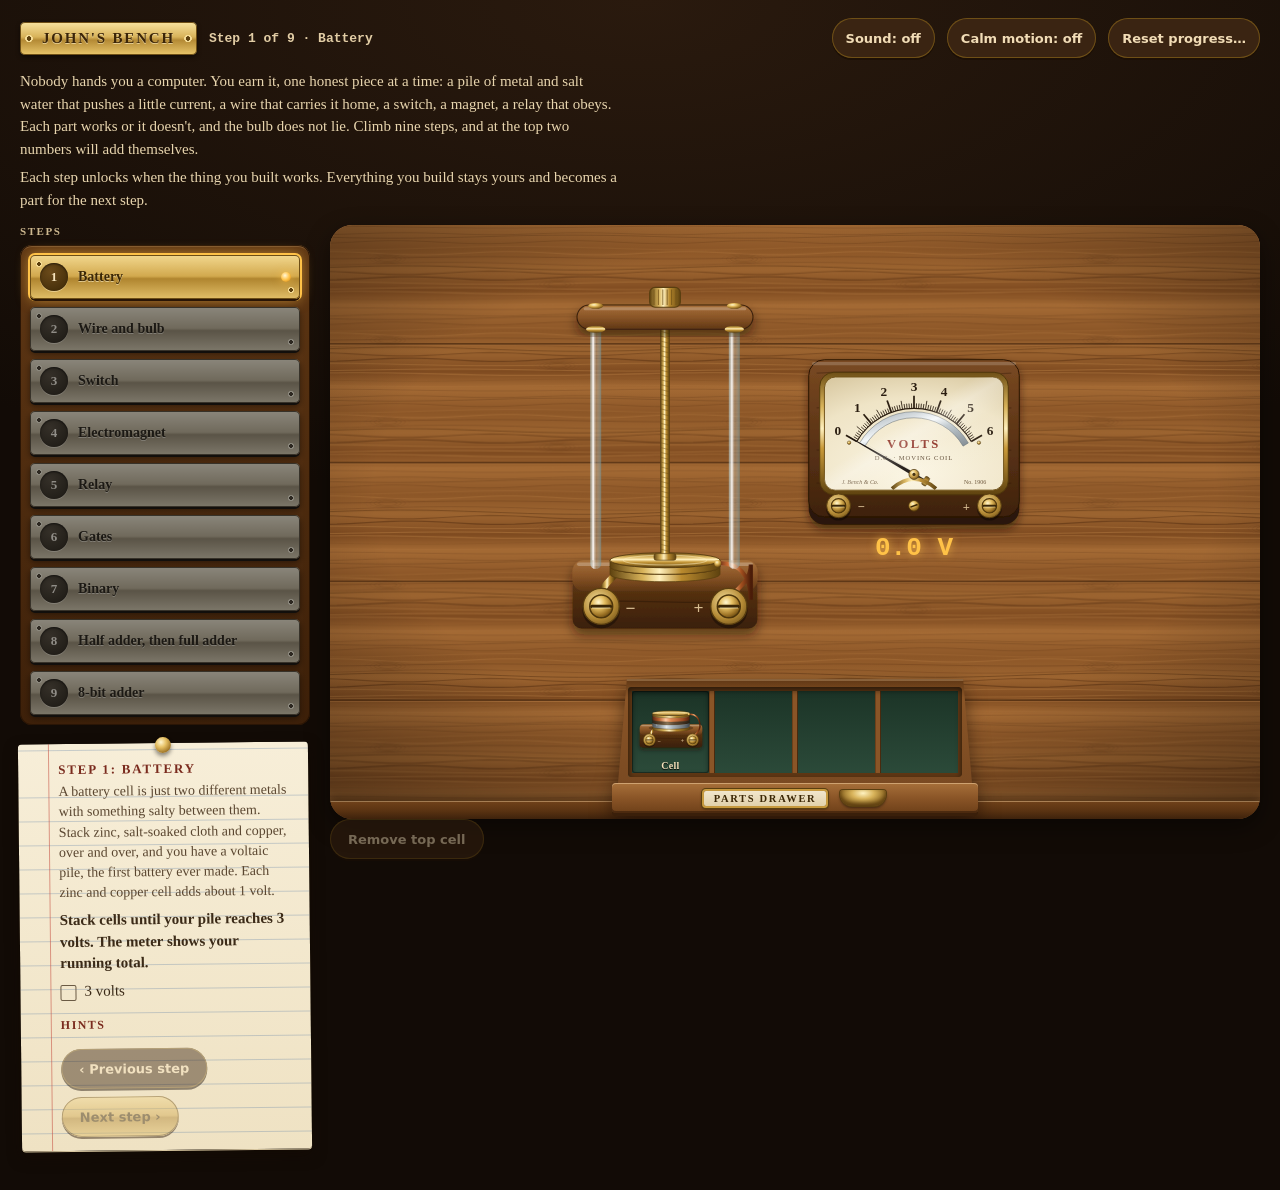
<file: index.html>
<!doctype html>
<html lang="en">
<head>
<meta charset="utf-8">
<meta name="viewport" content="width=device-width,initial-scale=1">
<title>John's Bench: build an 8-bit adder</title>
<link rel="icon" href="data:,">
<!-- Style: Henri (design/style.css + design/bench/bench.css). css/ladder.css = layout glue for the ladder. -->
<link rel="stylesheet" href="design/style.css">
<link rel="stylesheet" href="design/bench/bench.css">
<link rel="stylesheet" href="css/ladder.css">
</head>
<body class="ladder-page">
<div id="ladder-app" class="wrap"></div>
<noscript>This workbench needs JavaScript.</noscript>
<script src="design/gates/gates.js"></script>
<script src="design/bench/bench-art.js"></script>
<script src="design/bench/bench.js"></script>
<script src="js/sim.js"></script>
<script src="js/ladder/circuit.js"></script>
<script src="js/ladder/text.js"></script>
<script src="js/ladder/art.js"></script>
<script src="js/ladder/bench.js"></script>
<script src="js/ladder/app.js"></script>
<!-- Michael's sounds: off by default, the Sound button turns them on -->
<script src="design/sounds/sfx.js"></script>
</body>
</html>
</file>
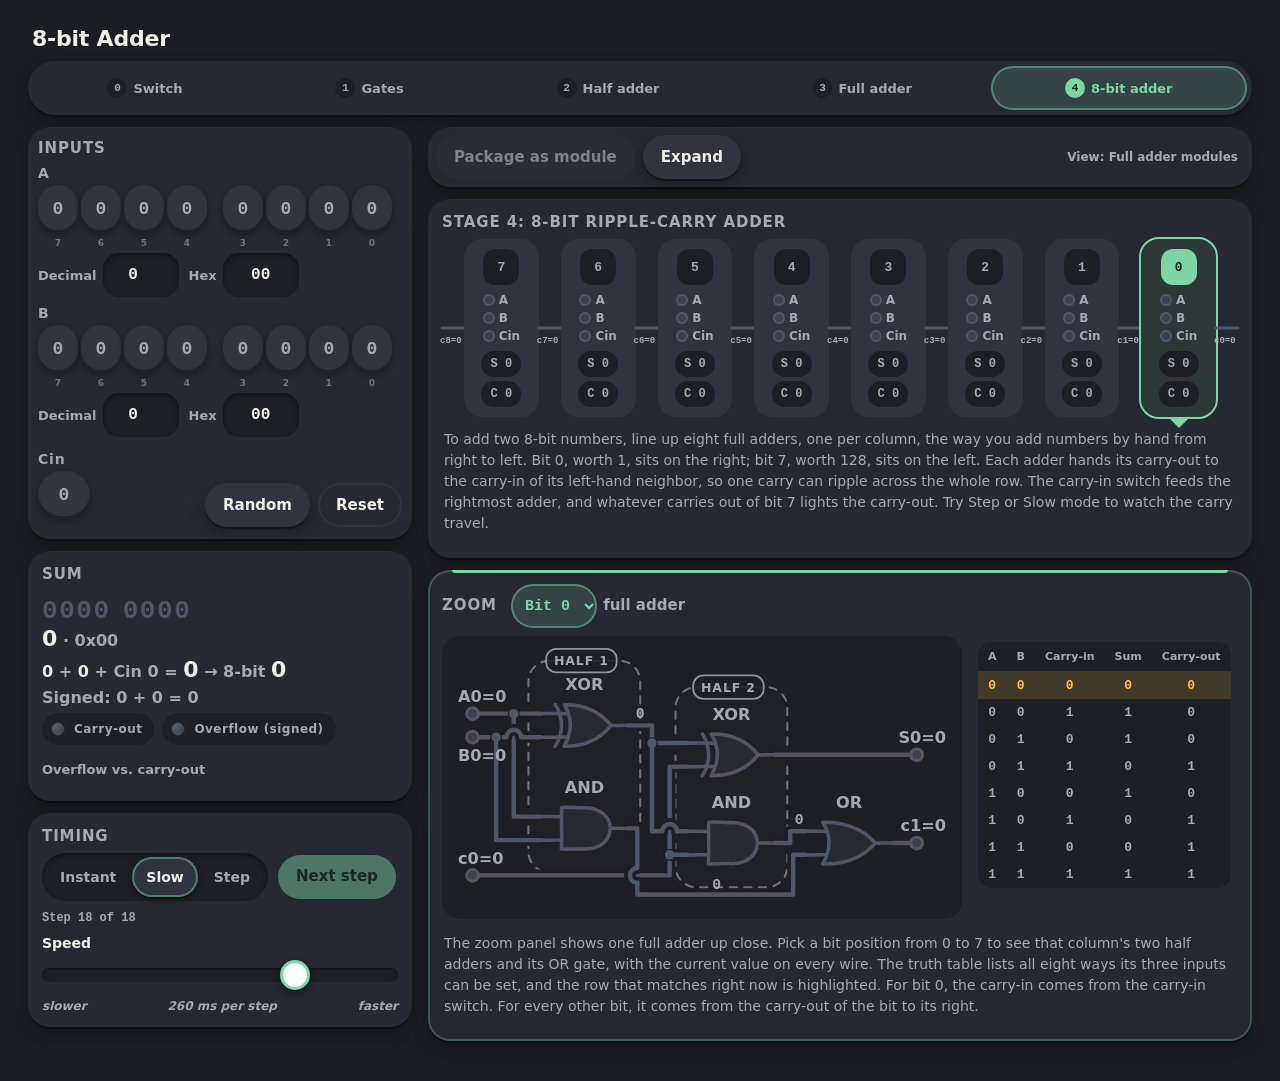
<file: classic.html>
<!doctype html>
<html lang="en">
<head>
<meta charset="utf-8">
<meta name="viewport" content="width=device-width,initial-scale=1">
<title>8-bit Adder</title>
<link rel="icon" href="data:,">
<!-- Visual style: Henri Matisse (design/style.css). css/app.css = layout glue + states his kit doesn't cover. -->
<link rel="stylesheet" href="design/style.css">
<link rel="stylesheet" href="css/app.css">
</head>
<body>
<h1>8-bit Adder</h1>
<nav class="tabs" role="tablist" aria-label="Stages">
  <button class="tab" role="tab" id="tab-switch" data-stage="switch" aria-controls="stage-switch" aria-selected="false"><span class="n">0</span>Switch</button>
  <button class="tab" role="tab" id="tab-gates" data-stage="gates" aria-controls="stage-gates" aria-selected="false"><span class="n">1</span>Gates</button>
  <button class="tab" role="tab" id="tab-half" data-stage="half" aria-controls="stage-half" aria-selected="false"><span class="n">2</span>Half adder</button>
  <button class="tab" role="tab" id="tab-full" data-stage="full" aria-controls="stage-full" aria-selected="false"><span class="n">3</span>Full adder</button>
  <button class="tab" role="tab" id="tab-ripple" data-stage="ripple" aria-controls="stage-ripple" aria-selected="true"><span class="n">4</span>8-bit adder</button>
</nav>
<div class="top">
<div class="side">
  <section class="panel" id="inputs" data-for="gates half full ripple">
    <div data-for="gates">
      <h2>Gate</h2>
      <div class="seg" id="gatePick" role="radiogroup" aria-label="Gate">
        <button role="radio" data-gate="AND" aria-checked="true">AND</button><button role="radio" data-gate="OR" aria-checked="false">OR</button><button role="radio" data-gate="NOT" aria-checked="false">NOT</button><button role="radio" data-gate="XOR" aria-checked="false">XOR</button>
      </div>
      <div class="pair"><div class="operand single"><div class="name">A</div><div class="bits"><button class="bit" id="gateA" aria-pressed="false" aria-label="A">0</button></div></div><div class="operand single"><div class="name">B</div><div class="bits"><button class="bit" id="gateB" aria-pressed="false" aria-label="B">0</button></div></div></div>
    </div>
    <div data-for="half"><h2>Inputs</h2><div class="pair"><div class="operand single"><div class="name">A</div><div class="bits"><button class="bit" id="haA" aria-pressed="false" aria-label="A">0</button></div></div><div class="operand single"><div class="name">B</div><div class="bits"><button class="bit" id="haB" aria-pressed="false" aria-label="B">0</button></div></div></div></div>
    <div data-for="full"><h2>Inputs</h2><div class="pair"><div class="operand single"><div class="name">A</div><div class="bits"><button class="bit" id="faA" aria-pressed="false" aria-label="A">0</button></div></div><div class="operand single"><div class="name">B</div><div class="bits"><button class="bit" id="faB" aria-pressed="false" aria-label="B">0</button></div></div><div class="operand single"><div class="name">Cin</div><div class="bits"><button class="bit" id="faC" aria-pressed="false" aria-label="Cin">0</button></div></div></div></div>
    <div data-for="ripple">
      <h2>Inputs</h2>
      <div class="operand"><div class="name">A</div><div class="bits labeled"><button class="bit" id="a7" aria-pressed="false" aria-label="A bit 7">0<span class="idx">7</span></button><button class="bit" id="a6" aria-pressed="false" aria-label="A bit 6">0<span class="idx">6</span></button><button class="bit" id="a5" aria-pressed="false" aria-label="A bit 5">0<span class="idx">5</span></button><button class="bit" id="a4" aria-pressed="false" aria-label="A bit 4">0<span class="idx">4</span></button><span class="nib"></span><button class="bit" id="a3" aria-pressed="false" aria-label="A bit 3">0<span class="idx">3</span></button><button class="bit" id="a2" aria-pressed="false" aria-label="A bit 2">0<span class="idx">2</span></button><button class="bit" id="a1" aria-pressed="false" aria-label="A bit 1">0<span class="idx">1</span></button><button class="bit" id="a0" aria-pressed="false" aria-label="A bit 0">0<span class="idx">0</span></button></div>
        <div class="nums"><label>Decimal <input type="number" id="aDec" min="0" max="255" step="1" inputmode="numeric" value="0"></label><label>Hex <input type="text" id="aHex" maxlength="2" autocomplete="off" spellcheck="false" value="00"></label></div></div>
      <div class="operand"><div class="name">B</div><div class="bits labeled"><button class="bit" id="b7" aria-pressed="false" aria-label="B bit 7">0<span class="idx">7</span></button><button class="bit" id="b6" aria-pressed="false" aria-label="B bit 6">0<span class="idx">6</span></button><button class="bit" id="b5" aria-pressed="false" aria-label="B bit 5">0<span class="idx">5</span></button><button class="bit" id="b4" aria-pressed="false" aria-label="B bit 4">0<span class="idx">4</span></button><span class="nib"></span><button class="bit" id="b3" aria-pressed="false" aria-label="B bit 3">0<span class="idx">3</span></button><button class="bit" id="b2" aria-pressed="false" aria-label="B bit 2">0<span class="idx">2</span></button><button class="bit" id="b1" aria-pressed="false" aria-label="B bit 1">0<span class="idx">1</span></button><button class="bit" id="b0" aria-pressed="false" aria-label="B bit 0">0<span class="idx">0</span></button></div>
        <div class="nums"><label>Decimal <input type="number" id="bDec" min="0" max="255" step="1" inputmode="numeric" value="0"></label><label>Hex <input type="text" id="bHex" maxlength="2" autocomplete="off" spellcheck="false" value="00"></label></div></div>
      <div class="cinrow"><div class="operand single"><div class="name">Cin</div><div class="bits"><button class="bit" id="cin" aria-pressed="false" aria-label="Cin">0</button></div></div><div class="controls"><button class="btn" id="random">Random</button><button class="btn ghost" id="reset">Reset</button></div></div>
    </div>
  </section>
  <section class="panel result" data-for="ripple">
    <h2>Sum</h2>
    <div id="sum" data-value=""><div class="bin" id="sumBin"></div><div class="dec" id="sumDH"></div></div>
    <div class="dec" id="decLine"></div>
    <div class="dec signed" id="signedLine">Signed: <span id="aSigned"></span> + <span id="bSigned"></span><span id="cinSigned"></span> = <span id="sumSigned"></span></div>
    <div class="lights"><span class="light" id="cout" data-value="">Carry-out</span><span class="light warn" id="overflow" data-value="">Overflow (signed)</span></div>
    <details class="ovnote"><summary id="ovSummary">Overflow vs. carry-out</summary><div id="ovText"></div></details>
  </section>
  <section class="panel" id="timing" data-for="gates half full ripple">
    <h2>Timing</h2>
    <div class="controls">
      <div class="seg" id="mode" role="radiogroup" aria-label="Mode">
        <button role="radio" data-mode="instant" aria-checked="false">Instant</button><button role="radio" data-mode="slow" aria-checked="false">Slow</button><button role="radio" data-mode="step" aria-checked="false">Step</button>
      </div>
      <button class="btn primary next" id="step" disabled>Next step</button>
      <span class="stepinfo" id="stepInfo" aria-live="polite"></span>
      <label class="speed">Speed<input type="range" id="speed" min="60" max="800" step="20" value="600" aria-label="Speed"><span><i>slower</i><i id="speedVal"></i><i>faster</i></span></label>
    </div>
  </section>
</div>
<div class="main">
  <div class="panel modbar" id="modbar" data-for="gates half full ripple">
    <button class="btn" id="symbolToggle" aria-pressed="false" data-for="gates">Show symbol</button>
    <button class="btn" id="package">Package as module</button>
    <button class="btn" id="expand">Expand</button>
    <span class="muted depth" id="depthInfo"></span>
  </div>
  <!-- Stage panels. Paragraphs/tables come verbatim from docs/page-text.md (Joseph) via js/text.js. -->
  <section class="panel stage" id="stage-switch" role="tabpanel" aria-labelledby="tab-switch" data-for="switch">
    <h2 data-title="Stage 0">Stage 0</h2><div class="detail" id="draw-switch"></div><div class="explain" data-sec="Stage 0"></div><div class="tt" id="tt-switch"></div>
  </section>
  <section class="panel stage" id="stage-gates" role="tabpanel" aria-labelledby="tab-gates" data-for="gates">
    <h2 data-title="Stage 1">Stage 1</h2>
    <div class="detail"><div class="lvstage" id="lvstage"><div class="lv-layer" id="lv-circuit"></div><div class="lv-layer" id="lv-gate"></div><div class="lv-layer" id="lv-module"></div></div></div>
    <div class="explain" data-sec="Stage 1"></div><div class="tt" id="tt-gates"></div><div class="explain" data-sec="Modules"></div>
  </section>
  <section class="panel stage" id="stage-half" role="tabpanel" aria-labelledby="tab-half" data-for="half">
    <h2 data-title="Stage 2">Stage 2</h2><div class="detail swap" id="draw-half"></div><div class="explain" data-sec="Stage 2"></div><div class="tt" id="tt-half"></div>
  </section>
  <section class="panel stage" id="stage-full" role="tabpanel" aria-labelledby="tab-full" data-for="full">
    <h2 data-title="Stage 3">Stage 3</h2><div class="detail swap" id="draw-full"></div><div class="explain" data-sec="Stage 3"></div><div class="tt" id="tt-full"></div>
  </section>
  <section class="panel stage" id="stage-ripple" role="tabpanel" aria-labelledby="tab-ripple" data-for="ripple">
    <h2 data-title="Stage 4">Stage 4</h2><div class="swap" id="draw-ripple"></div><div class="explain" data-sec="Stage 4"></div>
  </section>
  <section class="panel" id="zoompanel" data-for="ripple">
    <h2>Zoom <label class="zoompick"><select id="zoom" aria-label="Bit to zoom"><option value="7">Bit 7</option><option value="6">Bit 6</option><option value="5">Bit 5</option><option value="4">Bit 4</option><option value="3">Bit 3</option><option value="2">Bit 2</option><option value="1">Bit 1</option><option value="0">Bit 0</option></select></label> <span class="muted" style="text-transform:none;letter-spacing:0">full adder</span></h2>
    <div class="detail-row"><div class="detail" id="draw-zoom"></div><div><div class="tt" id="tt-zoom"></div></div></div>
    <div class="explain" data-sec="Zoom"></div>
  </section>
</div>
</div>
<script src="design/gates/gates.js"></script>
<script src="design/parts/parts.js"></script>
<script src="design/wires.js"></script>
<script src="design/transitions.js"></script>
<script src="js/sim.js"></script>
<script src="js/text.js"></script>
<script src="js/draw.js"></script>
<script src="js/levels.js"></script>
<script src="js/app.js"></script>
</body>
</html>
</file>
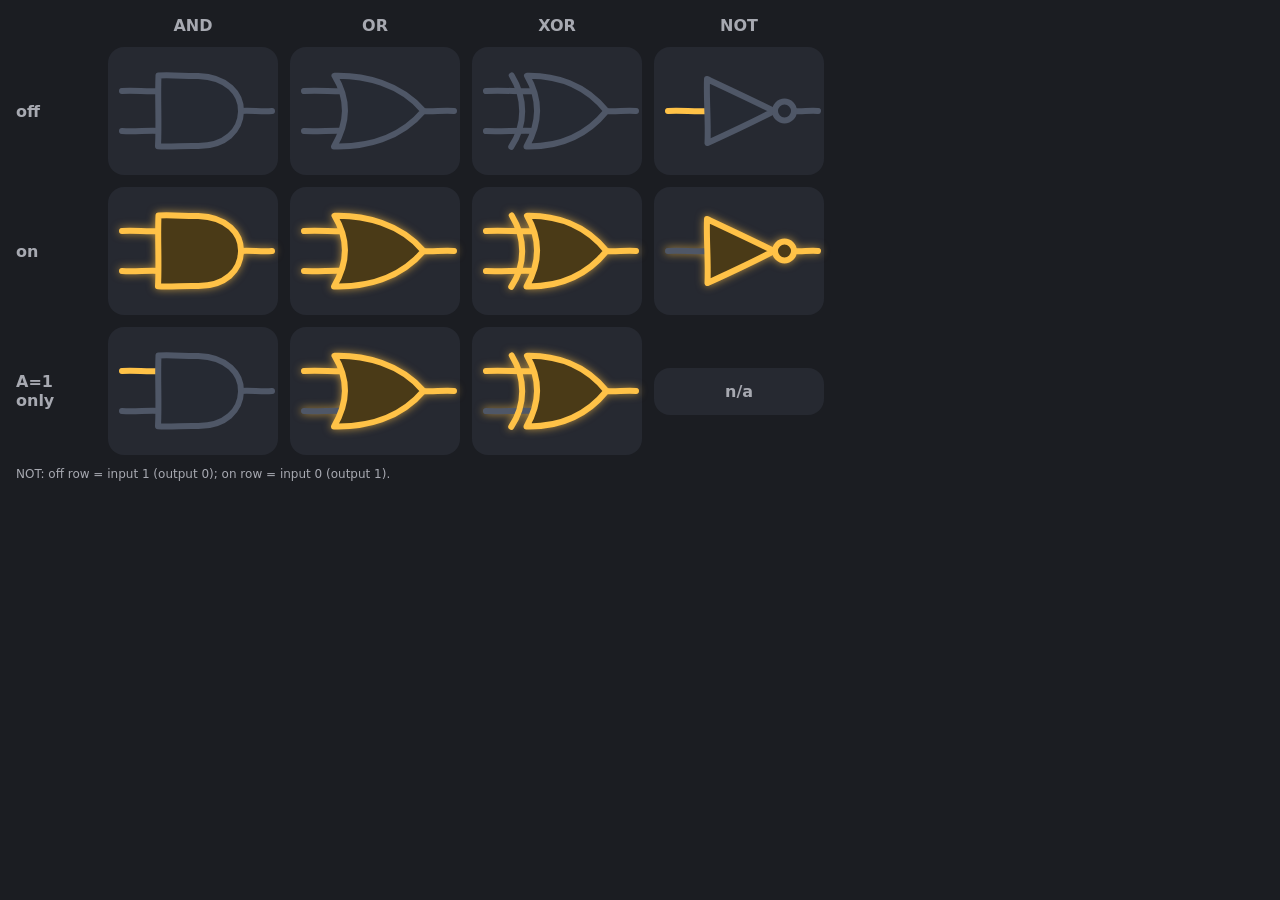
<file: design/gates-preview.html>
<html><head><link rel="stylesheet" href="style.css"><script src="gates/gates.js"></script>
<style>body{padding:16px}.g{display:grid;grid-template-columns:80px repeat(4,170px);gap:12px;align-items:center}.c{background:var(--card);border-radius:16px;padding:14px;text-align:center}.c svg{width:150px;height:100px}.h{font-weight:800;color:var(--muted)}</style></head><body>
<div class="g" id="g"></div><p class="muted" style="font-size:12px">NOT: off row = input 1 (output 0); on row = input 0 (output 1).</p><script>
let h='<div></div>'+['AND','OR','XOR','NOT'].map(n=>`<div class="h" style="text-align:center">${n}</div>`).join('');
for(const st of ['off','on','partial']){h+=`<div class="h">${st=='partial'?'A=1 only':st}</div>`;for(const k of ['and','or','xor','not']){let s=GATES[k];
 if(k=='not'){ if(st=='off')s=s.replace("class='lead lead-a'","class='lead lead-a on'"); if(st=='on')s=s.replace("class='gate ","class='gate on "); if(st=='partial')s='<span class=h>n/a</span>'; h+=`<div class="c">${s}</div>`; continue }
 if(st=='on')s=s.replace("class='gate ","class='gate on ").replace("class='lead lead-a'","class='lead lead-a on'").replace("class='lead lead-b'","class='lead lead-b on'");
 if(st=='partial'){s=s.replace("class='lead lead-a'","class='lead lead-a on'");if(k!='and')s=s.replace("class='gate ","class='gate on ")}
 h+=`<div class="c">${s}</div>`}}
document.getElementById('g').innerHTML=h;</script></body></html>
</file>
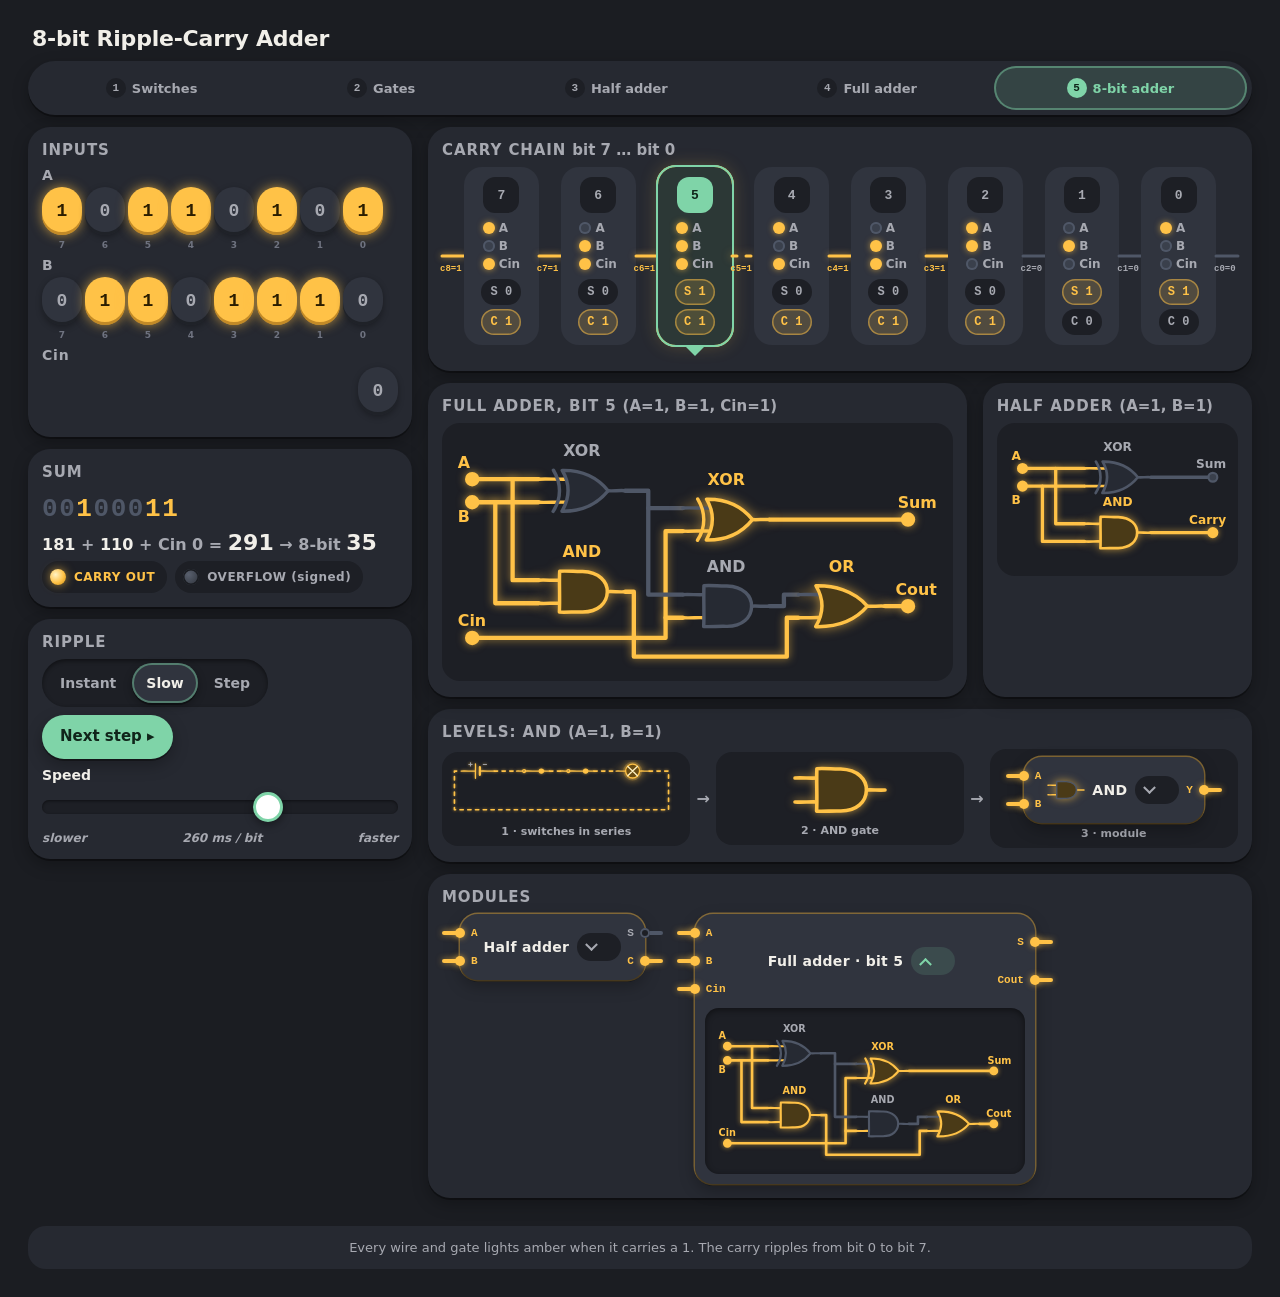
<file: design/mockup.html>
<!DOCTYPE html>
<html><head><meta charset="utf-8"><meta name="viewport" content="width=device-width,initial-scale=1,viewport-fit=cover">
<title>8-bit adder: style mockup</title>
<link rel="stylesheet" href="style.css">
<script src="gates/gates.js"></script><script src="parts/parts.js"></script>
</head><body>
<h1>8-bit Ripple-Carry Adder</h1>
<div class="tabs" role="tablist"><button class="tab" role="tab" aria-selected="false"><span class="n">1</span>Switches</button><button class="tab" role="tab" aria-selected="false"><span class="n">2</span>Gates</button><button class="tab" role="tab" aria-selected="false"><span class="n">3</span>Half adder</button><button class="tab" role="tab" aria-selected="false"><span class="n">4</span>Full adder</button><button class="tab" role="tab" aria-selected="true"><span class="n">5</span>8-bit adder</button></div>
<div class="top">
 <div>
  <section class="panel" id="inputs"><h2>Inputs</h2></section>
  <section class="panel result" id="result"><h2>Sum</h2></section>
  <section class="panel"><h2>Ripple</h2>
   <div class="controls">
    <div class="seg" role="radiogroup" aria-label="Mode"><button role="radio" aria-checked="false">Instant</button><button role="radio" aria-checked="true">Slow</button><button role="radio" aria-checked="false">Step</button></div><button class="btn primary next">Next step ▸</button>
    <label class="speed">Speed<input type="range" min="60" max="800" value="540"><span><i>slower</i><i>260 ms / bit</i><i>faster</i></span></label>
   </div>
  </section>
 </div>
 <div><section class="panel"><h2>Carry chain <span class="muted" style="text-transform:none;letter-spacing:0;font-weight:700">bit 7 … bit 0</span></h2>
  <div class="chain row" id="chain"></div>
 </section>
<div class="detail-row">
 <section class="panel"><h2>Full adder, bit 5 <span class="muted" style="text-transform:none;letter-spacing:0">(A=1, B=1, Cin=1)</span></h2><div class="detail" id="fa-detail"></div></section>
 <section class="panel"><h2>Half adder <span class="muted" style="text-transform:none;letter-spacing:0">(A=1, B=1)</span></h2><div class="detail compact" id="ha-detail"></div></section>
</div>
<section class="panel"><h2>Levels: AND <span class="muted" style="text-transform:none;letter-spacing:0">(A=1, B=1)</span></h2><div class="levels" id="levels"></div></section>
<section class="panel"><h2>Modules</h2><div id="modules" style="display:flex;flex-wrap:wrap;gap:14px;align-items:flex-start"></div></section>
</div></div>
<footer>Every wire and gate lights amber when it carries a 1. The carry ripples from bit 0 to bit 7.</footer>
<script>
const A=0b10110101, B=0b01101110, CIN=0;
const bit=(v,i)=>(v>>i)&1;
const c=[CIN],s=[];for(let i=0;i<8;i++){const a=bit(A,i),b=bit(B,i);s[i]=a^b^c[i];c[i+1]=(a&b)|(c[i]&(a^b))}
const sum=s.reduce((t,v,i)=>t|(v<<i),0);
const on=v=>v?' on':'';
// inputs
const coins=(v,name)=>`<div class="operand"><div class="name">${name}</div><div class="bits labeled">`+[...Array(8)].map((_,k)=>{const i=7-k;return `<button class="bit${on(bit(v,i))}" aria-pressed="${!!bit(v,i)}" aria-label="${name} bit ${i}">${bit(v,i)}<span class="idx">${i}</span></button>`}).join('')+`</div></div>`;
document.getElementById('inputs').innerHTML+=coins(A,'A')+coins(B,'B')+`<div class="operand"><div class="name">Cin</div><div class="bits" style="justify-content:flex-end"><button class="bit${on(CIN)}" aria-pressed="${!!CIN}" style="flex:0 0 48px">${CIN}</button></div></div>`;
// result
const binHtml=[...Array(8)].map((_,k)=>s[7-k]?'<b>1</b>':'<i>0</i>').join('');
document.getElementById('result').innerHTML+=`<div class="bin"><span>${binHtml}</span></div>`+
 `<div class="dec"><span class="op">${A}</span> + <span class="op">${B}</span> + <span class="cin">Cin ${CIN}</span> = <strong>${A+B+CIN}</strong> → 8-bit <strong>${sum}</strong></div><div class="lights"><span class="light${on(c[8])}">CARRY OUT</span><span class="light warn${on(c[8]^c[7])}">OVERFLOW (signed)</span></div>`;
// chain (DOM order: Cout link, bit7, link c7, ..., bit0, Cin link)
const RIP=5; // illustrate a mid-ripple highlight on the carry into bit 5
const link=(k,cls='')=>`<div class="link"><svg class="v" width="4" height="24"><line class="carry${on(c[k])}${k===RIP?' rippling':''}" x1="2" y1="0" x2="2" y2="24"/></svg><svg class="h" width="22" height="4"><line class="carry${on(c[k])}${k===RIP?' rippling':''}" x1="0" y1="2" x2="22" y2="2"/></svg><span class="clbl${on(c[k])}">c${k}=${c[k]}</span></div>`;
let ch=link(8);
for(let i=7;i>=0;i--){
  ch+=`<div class="fa${i===RIP?' active':''}" ${i===RIP?'aria-expanded="true"':''}><div class="idx">${i}</div><div class="io"><span><i class="dot${on(bit(A,i))}"></i>A</span><span><i class="dot${on(bit(B,i))}"></i>B</span><span><i class="dot${on(c[i])}"></i>Cin</span></div><div class="out"><div class="s${on(s[i])}">S ${s[i]}</div><div class="co${on(c[i+1])}">C ${c[i+1]}</div></div></div>`;
  ch+=link(i);
}
document.getElementById('chain').innerHTML=ch;
// gate placement helper
const G=(k,x,y,isOn,la,lb)=>{let g=GATES[k].replace("<svg ",`<svg x='${x}' y='${y}' `).replace("class='gate ",`class='gate${isOn?' on':''} `);
  if(la)g=g.replace("class='lead lead-a'","class='lead lead-a on'"); if(lb)g=g.replace("class='lead lead-b'","class='lead lead-b on'"); return g};
const W=(d,v)=>`<path class="wire${on(v)}" d="${d}"/>`, P=(x,y,v)=>`<circle class="pin${on(v)}" cx="${x}" cy="${y}" r="4"/>`, L=(x,y,t,v,a='start')=>`<text class="lbl${on(v)}" x="${x}" y="${y}" text-anchor="${a}">${t}</text>`;
// full adder bit 5
const a=bit(A,RIP),b=bit(B,RIP),ci=c[RIP],x1=a^b,a1=a&b,x2=x1^ci,a2=x1&ci,o=a1|a2;
document.getElementById('fa-detail').innerHTML=`<svg viewBox="0 0 340 165">
${W('M18 32 H60',a)}${W('M42 32 V102 H60',a)}${W('M18 48 H60',b)}${W('M30 48 V118 H60',b)}
${W('M18 142 H148 V68 H160',ci)}${W('M148 128 H160',ci)}
${W('M120 40 H136 V52 H160',x1)}${W('M136 52 V112 H160',x1)}
${W('M120 110 H126 V155 H232 V128 H240',a1)}${W('M220 120 H230 V112 H240',a2)}
${W('M220 60 H312',x2)}${W('M300 120 H312',o)}
${G('xor',60,20,x1,a,b)}${G('and',60,90,a1,a,b)}${G('xor',160,40,x2,x1,ci)}${G('and',160,100,a2,x1,ci)}${G('or',240,100,o,a2,a1)}
${P(14,32,a)}${P(14,48,b)}${P(14,142,ci)}${P(316,60,x2)}${P(316,120,o)}
${L(4,24,'A',a)}${L(4,62,'B',b)}${L(4,134,'Cin',ci)}${L(336,52,'Sum',x2,'end')}${L(336,112,'Cout',o,'end')}
${L(90,16,'XOR',x1,'middle')}${L(90,86,'AND',a1,'middle')}${L(190,36,'XOR',x2,'middle')}${L(190,96,'AND',a2,'middle')}${L(270,96,'OR',o,'middle')}
</svg>`;
// half adder A=1,B=1
const ha=1,hb=1;
document.getElementById('ha-detail').innerHTML=`<svg viewBox="0 0 200 120">
${W('M18 32 H70',ha)}${W('M44 32 V82 H70',ha)}${W('M18 48 H70',hb)}${W('M32 48 V98 H70',hb)}
${W('M130 40 H182',ha^hb)}${W('M130 90 H182',ha&hb)}
${G('xor',70,20,ha^hb,ha,hb)}${G('and',70,70,ha&hb,ha,hb)}
${P(14,32,ha)}${P(14,48,hb)}${P(186,40,ha^hb)}${P(186,90,ha&hb)}
${L(4,24,'A',ha)}${L(4,64,'B',hb)}${L(198,32,'Sum',ha^hb,'end')}${L(198,82,'Carry',ha&hb,'end')}
${L(100,16,'XOR',ha^hb,'middle')}${L(100,66,'AND',ha&hb,'middle')}
</svg>`;

// levels strip
const at=(k,x,y,cls='')=>PARTS[k].replace('<svg ',`<svg x='${x}' y='${y}' `).replace("class='part ",`class='part ${cls} `);
const gAnd=GATES.and.replace("class='gate ","class='gate on ").replace("class='lead lead-a'","class='lead lead-a on'").replace("class='lead lead-b'","class='lead lead-b on'");
const icon=(g,on1)=>`<svg class="micon gate${on1?' on':''}" viewBox="0 0 60 40" fill="none" stroke="currentColor" stroke-width="2.4" stroke-linecap="round" stroke-linejoin="round">${g.replace(/^<svg[^>]*>/,'').replace(/<\/svg>$/,'')}</svg>`;
const mod=(title,ins,outs,g,inner,exp)=>`<div class="module${outs.some(o=>o[1])?' on':''}${exp?' expanded':''}"><div class="mpins in">${ins.map(([n,v])=>`<div class="mpin${on(v)}"><span>${n}</span></div>`).join('')}</div>
 <div class="mtitle">${g?icon(g,1):''}${title}<button class="mexp" aria-expanded="${!!exp}" aria-label="${exp?'Collapse':'Expand'} ${title}"></button></div>
 <div class="mpins out">${outs.map(([n,v])=>`<div class="mpin${on(v)}"><span>${n}</span></div>`).join('')}</div>${inner?`<div class="minner">${inner}</div>`:''}</div>`;
document.getElementById('levels').innerHTML=`<div class="lv"><svg class="lv-circuit" viewBox="0 0 420 110" width="100%"><path class="wire on flow" d="M80 20 H120"/><path class="wire on flow" d="M180 20 H200"/><path class="wire on flow" d="M260 20 H300"/><path class="wire on flow" d="M360 20 H395 V90 H8 V20 H20"/>${at('battery',20,0,'on')}${at('switch',120,0,'on closed')}${at('switch',200,0,'on closed')}${at('lamp',300,0,'on')}</svg><small>1 · switches in series</small></div>
 <div class="arrow">→</div><div class="lv">${gAnd.replace("width='60' height='40'","width='90' height='60'")}<small>2 · AND gate</small></div>
 <div class="arrow">→</div><div class="lv">${mod('AND',[['A',1],['B',1]],[['Y',1]],gAnd)}<small>3 · module</small></div>`;
// modules: a collapsed half adder and an expanded full adder (bit 5)
const faInner=document.getElementById('fa-detail').innerHTML;
document.getElementById('modules').innerHTML=mod('Half adder',[['A',1],['B',1]],[['S',0],['C',1]],null)+
  mod('Full adder · bit 5',[['A',1],['B',1],['Cin',1]],[['S',1],['Cout',1]],null,faInner,true);
</script></body></html>
</file>
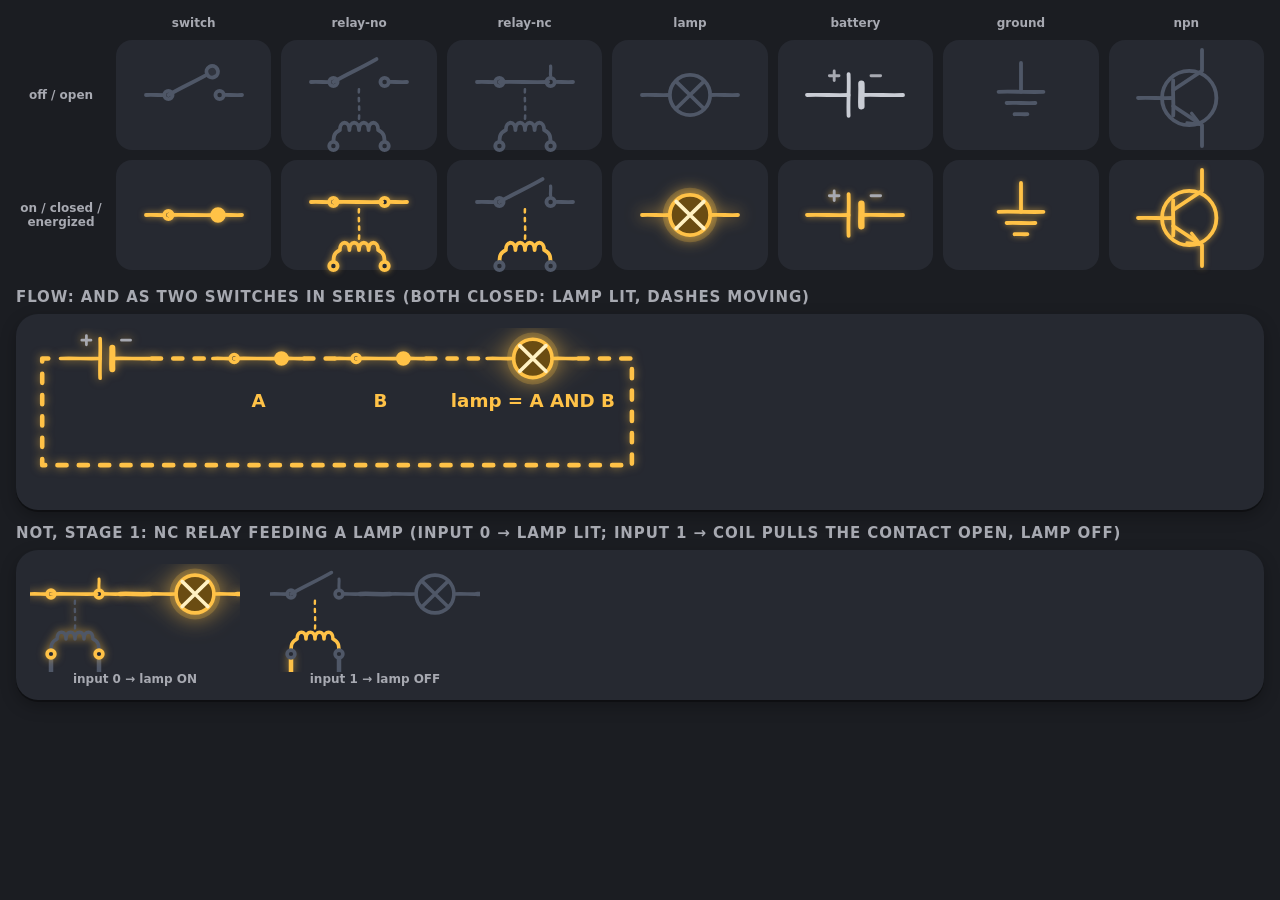
<file: design/parts-preview.html>
<html><head><meta charset="utf-8"><link rel="stylesheet" href="style.css"><script src="parts/parts.js"></script>
<style>body{padding:16px}.g{display:grid;grid-template-columns:90px repeat(7,1fr);gap:10px;align-items:center}.c{background:var(--card);border-radius:16px;padding:10px;display:grid;place-items:center;height:110px}.c svg{width:96px;height:auto}.lbl{color:var(--muted);font-weight:700;font-size:12px}.h{font-weight:800;color:var(--muted);font-size:12px;text-align:center}</style></head><body>
<div class="g" id="g"></div><script>
const K=['switch','relay-no','relay-nc','lamp','battery','ground','npn'];
let h='<div></div>'+K.map(k=>`<div class="h">${k}</div>`).join('');
const st={off:s=>s,on:s=>s.replace("class='part ","class='part on ").replace("part-switch","part-switch closed").replace("relay relay-","relay energized relay-")};
for(const n of ['off','on']){h+=`<div class="h">${n=='on'?'on / closed / energized':'off / open'}</div>`;for(const k of K){let s=PARTS[k];
 if(n=='on'){s=s.replace("class='part ","class='part on ");if(k=='switch')s=s.replace("part-switch","part-switch closed");if(k.startsWith('relay'))s=s.replace("class='part on part-relay","class='part "+(k=='relay-no'?'on ':'')+"part-relay energized")}
 h+=`<div class="c">${s}</div>`}}
document.getElementById('g').innerHTML=h;
</script>
<h2 style="margin-top:18px">Flow: AND as two switches in series (both closed: lamp lit, dashes moving)</h2>
<div class="panel" id="and"></div>
<script>
const at=(k,x,y,cls='')=>PARTS[k].replace('<svg ',`<svg x='${x}' y='${y}' `).replace("class='part ",`class='part ${cls} `);
document.getElementById('and').innerHTML=`<svg viewBox="0 0 420 110" style="width:100%;max-width:640px">
<path class="wire on flow" d="M80 20 H120"/><path class="wire on flow" d="M180 20 H200"/><path class="wire on flow" d="M260 20 H300"/><path class="wire on flow" d="M360 20 H395 V90 H8 V20 H20"/>
${at('battery',20,0,'on')}
${at('switch',120,0,'on closed')}${at('switch',200,0,'on closed')}${at('lamp',300,0,'on')}
<text class="lbl on" x="150" y="52" text-anchor="middle">A</text><text class="lbl on" x="230" y="52" text-anchor="middle">B</text><text class="lbl on" x="330" y="52" text-anchor="middle">lamp = A AND B</text>
</svg>`;
</script>
<h2 style="margin-top:14px">NOT, stage 1: NC relay feeding a lamp (input 0 → lamp lit; input 1 → coil pulls the contact open, lamp off)</h2>
<div class="panel" style="display:flex;gap:30px;align-items:center" id="not"></div>
<script>
const n0=PARTS['not-relay'];
const n1=n0.replace("class='part on part-relay relay-nc'","class='part part-relay relay-nc energized'").replace("class='part on part-lamp'","class='part part-lamp'")
 .replace("class='wire on mid'","class='wire mid'").replace("class='wire on out'","class='wire out'").replace("class='wire in'","class='wire on in'");
document.getElementById('not').innerHTML=`<div style="text-align:center">${n0.replace("width='140' height='72'","width='210' height='108'")}<div class="lbl">input 0 → lamp ON</div></div><div style="text-align:center">${n1.replace("width='140' height='72'","width='210' height='108'")}<div class="lbl">input 1 → lamp OFF</div></div>`;
</script></body></html>
</file>
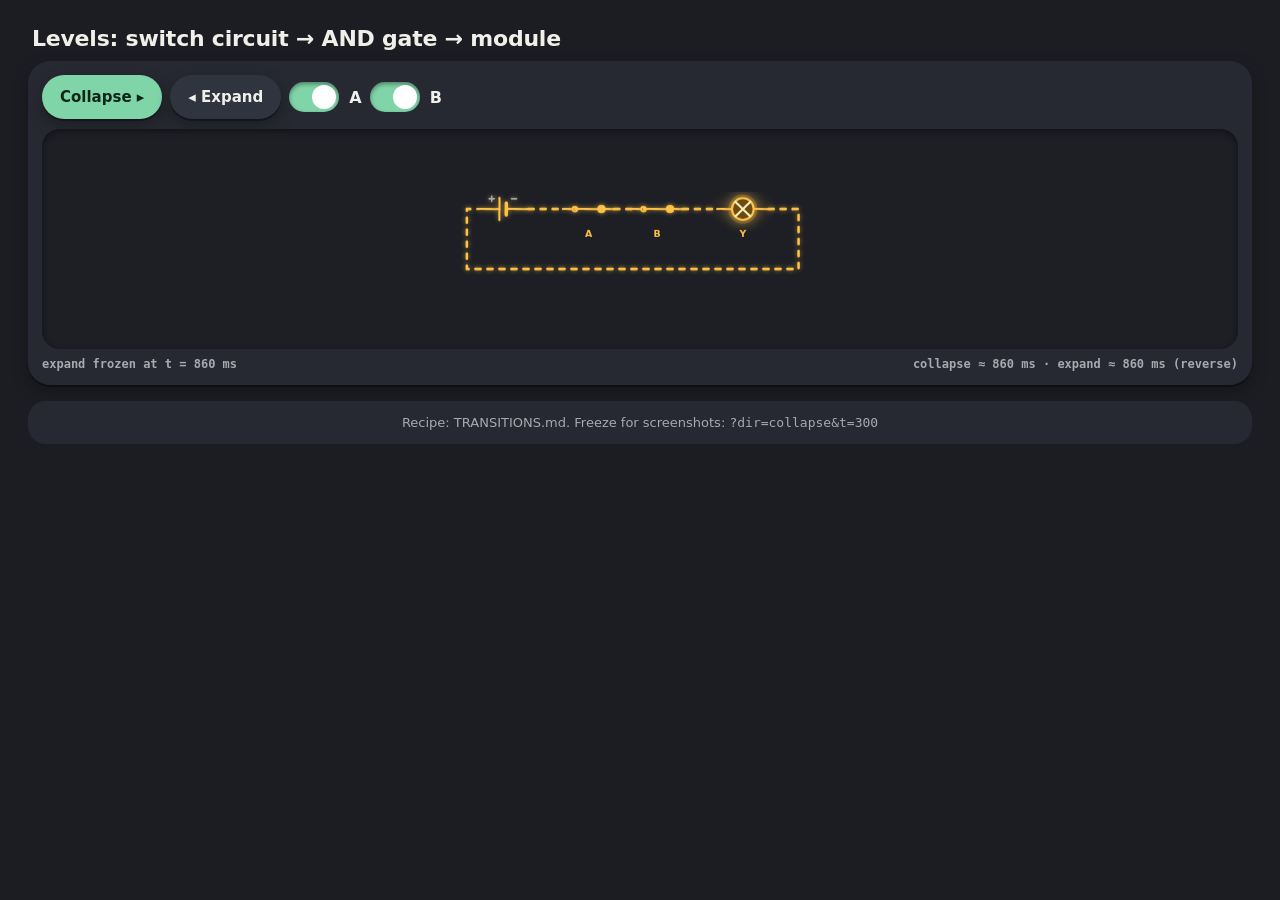
<file: design/transition-demo.html>
<!DOCTYPE html>
<html><head><meta charset="utf-8"><meta name="viewport" content="width=device-width,initial-scale=1">
<title>Levels transition demo: switch circuit, then gate, then module</title>
<link rel="stylesheet" href="style.css">
<script src="gates/gates.js"></script><script src="parts/parts.js"></script>
<style>
.stage{position:relative;height:220px;background:var(--inset);border-radius:18px;overflow:hidden;box-shadow:inset 0 2px 6px rgba(0,0,0,.45)}
.layer{position:absolute;left:50%;top:50%;transform-origin:50% 50%;translate:-50% -50%}
#circuit svg{width:360px;height:auto;display:block}
#gate svg{width:150px;height:100px;display:block}
#module{opacity:0}
#module .micon{opacity:0}
.cap{display:flex;flex-wrap:wrap;gap:4px 12px;justify-content:space-between;color:var(--muted);font:700 12px var(--mono);margin-top:8px}
</style></head><body>
<h1>Levels: switch circuit → AND gate → module</h1>
<section class="panel">
 <div class="controls" style="margin-bottom:10px">
  <button class="btn primary" id="collapse">Collapse ▸</button><button class="btn" id="expand">◂ Expand</button>
  <label class="switch"><input type="checkbox" id="a" checked> A</label><label class="switch"><input type="checkbox" id="b" checked> B</label>
 </div>
 <div class="stage" id="stage">
  <div class="layer" id="circuit"></div>
  <div class="layer" id="gate"></div>
  <div class="layer" id="module"></div>
 </div>
 <div class="cap"><span id="clock">t = 0 ms</span><span>collapse ≈ 860 ms · expand ≈ 860 ms (reverse)</span></div>
</section>
<footer>Recipe: TRANSITIONS.md. Freeze for screenshots: <code>?dir=collapse&amp;t=300</code></footer>
<script>
const $=id=>document.getElementById(id);
const at=(k,x,y,cls='')=>PARTS[k].replace('<svg ',`<svg x='${x}' y='${y}' `).replace("class='part ",`class='part ${cls} `);
function draw(){
  const A=$('a').checked,B=$('b').checked,Y=A&&B, on=v=>v?' on':'', fl=v=>v?' on flow':'';
  $('circuit').innerHTML=`<svg viewBox="0 0 420 110">
   <path class="wire${fl(1)}" d="M80 20 H120"/><path class="wire${fl(A)}" d="M180 20 H200"/><path class="wire${fl(Y)}" d="M260 20 H300"/><path class="wire${fl(Y)}" d="M360 20 H395 V90 H8 V20 H20"/>
   ${at('battery',20,0,'on')}${at('switch',120,0,(A?'closed':'')+on(A))}${at('switch',200,0,(B?'closed':'')+on(A&&B))}${at('lamp',300,0,on(Y))}
   <text class="lbl${on(A)}" x="150" y="52" text-anchor="middle">A</text><text class="lbl${on(B)}" x="230" y="52" text-anchor="middle">B</text><text class="lbl${on(Y)}" x="330" y="52" text-anchor="middle">Y</text></svg>`;
  const g=GATES.and.replace("class='gate ",`class='gate${on(Y)} `).replace("class='lead lead-a'",`class='lead lead-a${on(A)}'`).replace("class='lead lead-b'",`class='lead lead-b${on(B)}'`);
  $('gate').innerHTML=g;
  $('module').innerHTML=`<div class="module${on(Y)}"><div class="mpins in"><div class="mpin${on(A)}"><span>A</span></div><div class="mpin${on(B)}"><span>B</span></div></div>
    <div class="mtitle"><svg class="micon gate${on(Y)}" viewBox="0 0 60 40" fill="none" stroke="currentColor" stroke-width="2.4" stroke-linecap="round" stroke-linejoin="round">${g.replace(/^<svg[^>]*>/,'').replace(/<\/svg>$/,'')}</svg>AND<button class="mexp" aria-expanded="false" aria-label="Expand AND"></button></div>
    <div class="mpins out"><div class="mpin${on(Y)}"><span>Y</span></div></div></div>`;
}
draw();
const rel=el=>{const s=$('stage').getBoundingClientRect(),r=el.getBoundingClientRect();return{x:r.left-s.left+r.width/2,y:r.top-s.top+r.height/2,w:r.width,h:r.height}};
// timeline (ms) for COLLAPSE; EXPAND plays the same keyframes reversed with mirrored delays
const TOTAL=860;
const EASE={out:'cubic-bezier(.2,.8,.2,1)',in:'cubic-bezier(.4,0,1,1)',inout:'cubic-bezier(.65,0,.35,1)',spring:'cubic-bezier(.3,1.35,.6,1)'};
function plan(){
  const C=rel($('circuit')),G=rel($('gate')),M=rel($('module').firstElementChild),I=rel($('module').querySelector('.micon'));
  const gs=Math.min(C.w/G.w,C.h/G.h)*.75;              // gate starts at the circuit's size (FLIP invert)
  const toIcon=`translate(${I.x-G.x}px,${I.y-G.y}px) scale(${I.w/G.w})`;
  const mInv=`scale(${G.w/M.w},${G.h/M.h})`;            // module starts as the gate's box
  const leads=[...$('gate').querySelectorAll('.lead')];
  const pins=[...$('module').querySelectorAll('.mpin')];
  const A=[];
  // 1. circuit cross-fades out, shrinking to its centre (0-280)
  A.push([$('circuit'),[{opacity:1,transform:'scale(1)',filter:'blur(0)'},{opacity:0,transform:'scale(.6)',filter:'blur(2px)'}],{delay:0,duration:280,easing:EASE.in}]);
  // 2+4. gate: scales in from the circuit's centre (80-278), holds, then shrinks into the module's title icon (520-780)
  //      one animation with offsets, so the backwards fill of a later phase can't override an earlier one
  const gT=700, o=t=>(t-80)/gT;
  A.push([$('gate'),[
    {opacity:0,transform:`translate(0,0) scale(${gs})`,offset:0,easing:EASE.out},
    {opacity:1,transform:'translate(0,0) scale(1)',offset:o(280)},
    {opacity:1,transform:'translate(0,0) scale(1)',offset:o(520),easing:EASE.inout},
    {opacity:1,transform:toIcon,offset:o(740)},
    {opacity:0,transform:toIcon,offset:1}],{delay:80,duration:gT,easing:'linear'}]);
  // 3. wires retract into the pin stubs (440-600): lead strokes shrink toward the gate body
  leads.forEach(l=>{const L=l.getTotalLength(),out=l.classList.contains('lead-out');
    A.push([l,[{strokeDasharray:`${L} ${L}`,strokeDashoffset:0},{strokeDasharray:`${L} ${L}`,strokeDashoffset:out?L:-L}],{delay:440,duration:160,easing:EASE.in}])});
  // 5. module box grows around it (560-800)
  A.push([$('module'),[{opacity:0,transform:mInv,borderRadius:'8px'},{opacity:1,transform:'scale(1)'}],{delay:560,duration:240,easing:EASE.spring}]);
  A.push([$('module').querySelector('.micon'),[{opacity:0},{opacity:1}],{delay:740,duration:80}]);
  // 6. pin stubs extend out of the box edge (700-860, staggered 40ms)
  pins.forEach((p,i)=>A.push([p,[{opacity:0,transform:`translateX(${p.closest('.out')?-14:14}px)`},{opacity:1,transform:'none'}],{delay:700+i*40,duration:120,easing:EASE.out}]));
  return A;
}
function run(dir,freeze){
  document.getAnimations().forEach(a=>a.cancel());
  const P=plan();
  const anims=P.map(([el,kf,o])=>el.animate(kf,{...o,fill:'both',
     direction:dir==='expand'?'reverse':'normal',
     delay:dir==='expand'?TOTAL-(o.delay+o.duration):o.delay}));
  if(freeze!=null){anims.forEach(a=>{a.pause();a.currentTime=freeze});$('clock').textContent=`${dir} frozen at t = ${freeze} ms`;return}
  const t0=performance.now();(function tick(){const e=Math.min(TOTAL,performance.now()-t0);$('clock').textContent=`${dir}: t = ${Math.round(e)} ms`;if(e<TOTAL)requestAnimationFrame(tick)})();
}
$('collapse').onclick=()=>run('collapse');$('expand').onclick=()=>run('expand');
$('a').onchange=$('b').onchange=()=>{draw()};
if(matchMedia('(prefers-reduced-motion: reduce)').matches){ /* fallback: instant swap with a 150ms cross-fade */
  run=function(dir){const show=dir==='collapse'?$('module'):$('circuit');[$('circuit'),$('gate'),$('module')].forEach(e=>e.style.opacity=e===show?1:0)};
}
const Q=new URLSearchParams(location.search);
if(Q.has('t')) run(Q.get('dir')||'collapse',+Q.get('t')); else run('expand',TOTAL);  // start showing the circuit
</script></body></html>
</file>
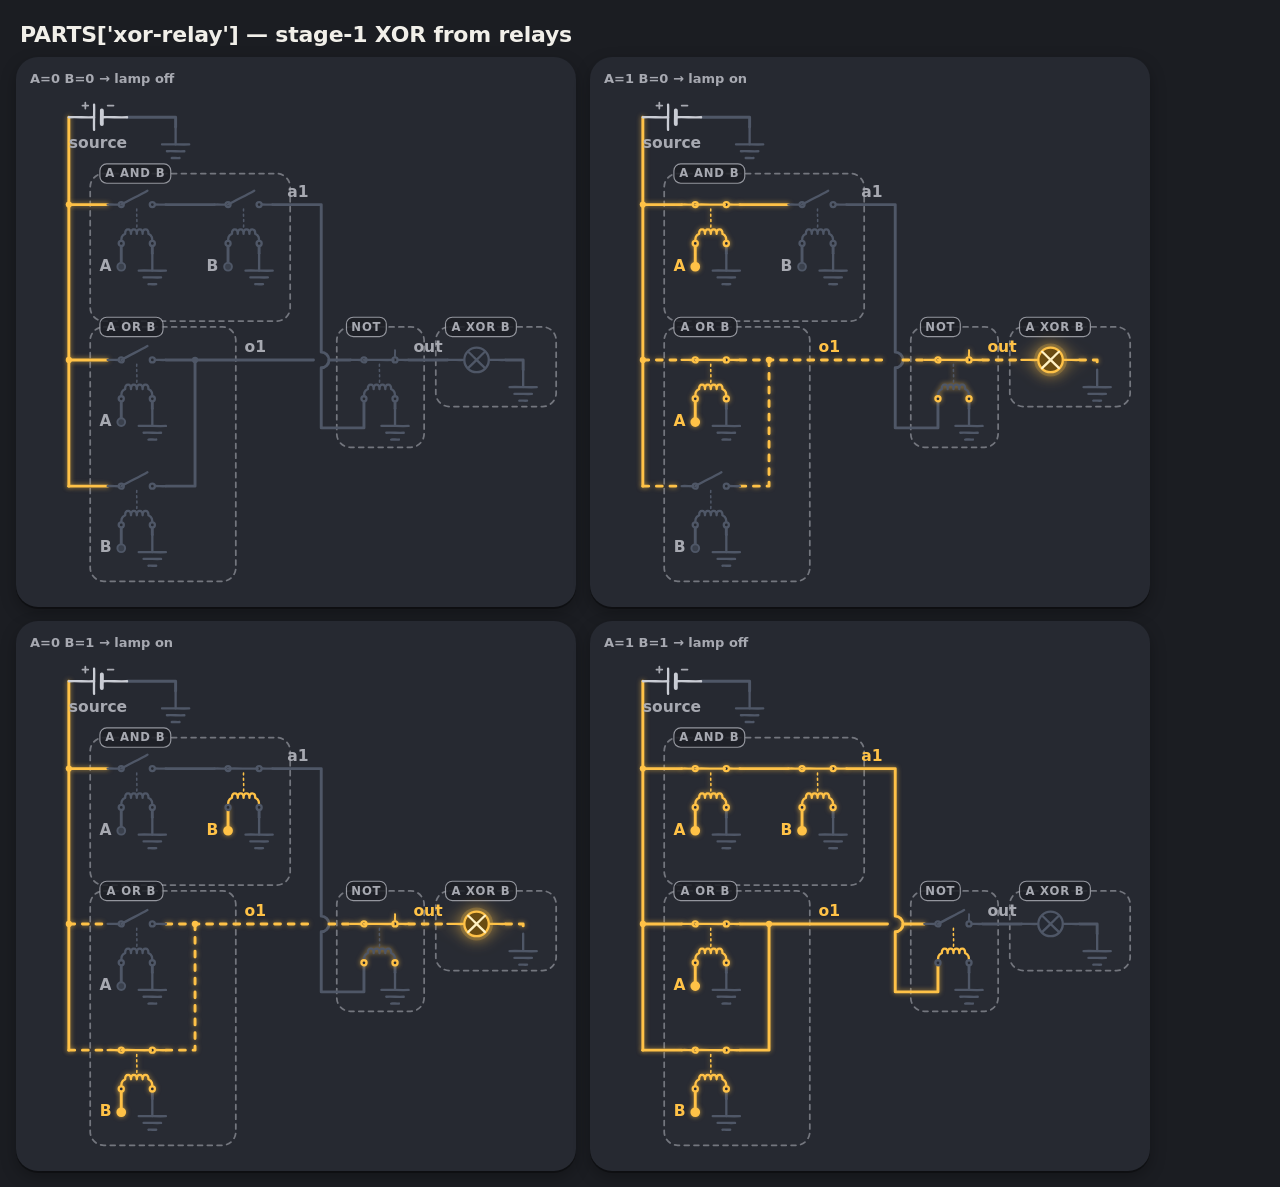
<file: design/xor-relay-preview.html>
<!doctype html><meta charset="utf-8"><link rel="stylesheet" href="style.css">
<style>body{padding:16px;max-width:none}.grid{display:grid;grid-template-columns:repeat(2,560px);gap:14px}.panel{margin:0}.panel svg{width:100%;height:auto;display:block}
.cap{font:800 13px var(--font);color:var(--muted);margin:0 0 6px}</style>
<h1>PARTS['xor-relay'] — stage-1 XOR from relays</h1>
<div class="grid" id="g"></div>
<script src="parts/parts.js"></script>
<script>
const g=document.getElementById('g');
[[0,0],[1,0],[0,1],[1,1]].forEach(([A,B])=>{
  const a1=A&B,o1=A|B,out=o1&(1-a1), v={one:1,A,B,a1,o1,out};
  const p=document.createElement('div');p.className='panel';
  p.innerHTML=`<div class="cap">A=${A}  B=${B}  →  lamp ${out?'on':'off'}</div>`+PARTS['xor-relay'];
  g.appendChild(p);
  p.querySelectorAll('[data-w]').forEach(e=>e.classList.toggle('on',v[e.dataset.w]===1));
  p.querySelectorAll('[data-flow]').forEach(e=>e.classList.toggle('flow',v[e.dataset.w]===1&&out===1));
  p.querySelectorAll('[data-energ]').forEach(e=>e.classList.toggle('energized',v[e.dataset.energ]===1));
  p.querySelectorAll('[data-lamp]').forEach(e=>e.classList.toggle('on',v[e.dataset.lamp]===1));
});
</script>
</file>
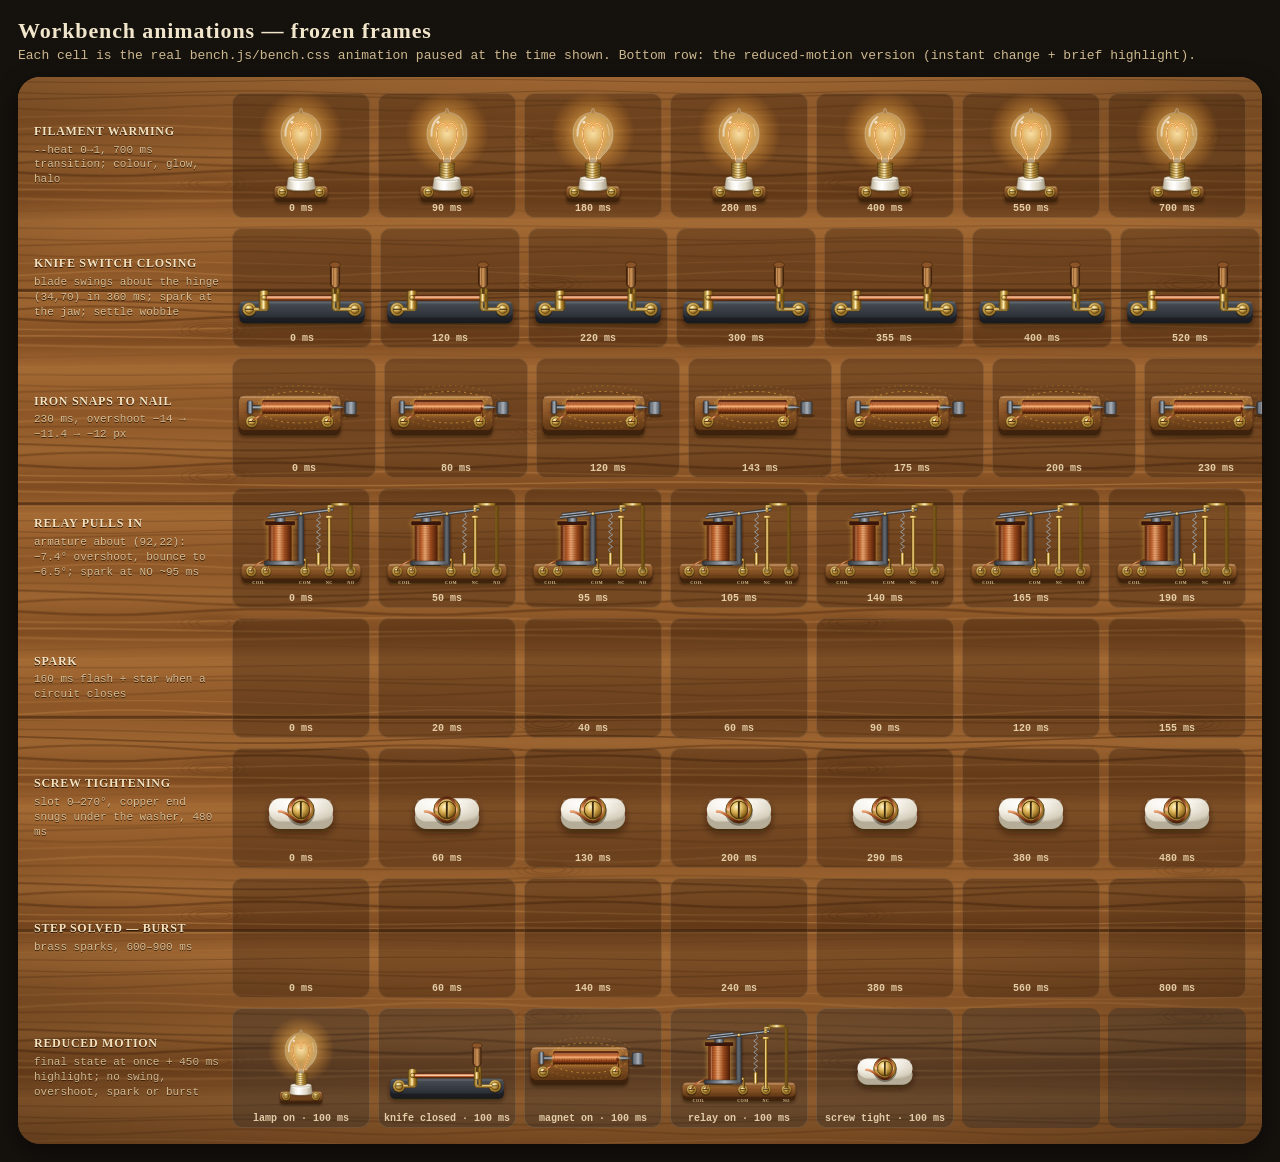
<file: design/bench/anim-frames.html>
<!doctype html><meta charset="utf-8"><title>Bench animation frames</title>
<link rel="stylesheet" href="../style.css"><link rel="stylesheet" href="bench.css">
<style>
body{max-width:none;padding:18px;background:#15110d;color:#f1dcb6}
h1{color:#f1e6cc;font-family:var(--bn-serif);letter-spacing:.04em;margin:0 0 4px}
p.sub{margin:0 0 14px;font:13px var(--mono);color:#cdb88f}
.bn-scene{padding:16px 16px 6px;min-height:0}
.arow{display:grid;grid-template-columns:190px repeat(7,1fr);gap:8px;align-items:stretch;margin-bottom:10px}
.lab{font:700 12px/1.3 var(--bn-serif);letter-spacing:.06em;text-transform:uppercase;color:#f4e2bf;text-shadow:0 1px 0 #2a1505;align-self:center}
.lab small{display:block;text-transform:none;letter-spacing:0;font:11px/1.35 var(--mono);color:#e2cda5;opacity:.85;margin-top:3px}
.fr{position:relative;background:rgba(30,16,6,.30);border-radius:10px;box-shadow:inset 0 0 0 1px rgba(255,220,170,.12);display:flex;flex-direction:column;align-items:center;justify-content:flex-end;padding:8px 4px 4px;min-height:120px;overflow:visible}
.fr .t{font:700 10px var(--mono);color:#f1dcb6;margin-top:4px;opacity:.9}
.fr .stage{position:relative;display:flex;align-items:center;justify-content:center;flex:1}
.fr.empty{background:none;box-shadow:none}
.arow.bn-reduce .fr{background:rgba(20,30,40,.28)}
</style>
<h1>Workbench animations — frozen frames</h1>
<p class="sub">Each cell is the real bench.js/bench.css animation paused at the time shown. Bottom row: the reduced-motion version (instant change + brief highlight).</p>
<div class="bn-scene" id="b"></div>
<script src="bench-art.js"></script><script src="bench.js"></script>
<script>
BENCH.installDefs();
const b=document.getElementById('b'); b.insertAdjacentHTML('afterbegin',BENCH.benchTop());
const NST=window.setTimeout.bind(window);const tick=()=>new Promise(r=>NST(r,0));
function row(label,note,cls=''){const r=document.createElement('div');r.className='arow '+cls;r.innerHTML=`<div class="lab">${label}<small>${note}</small></div>`;b.appendChild(r);return r;}
function frame(r,html,t){const f=document.createElement('div');f.className='fr';f.innerHTML=`<div class="stage">${html}</div><span class="t">${t}</span>`;r.appendChild(f);return f;}
const inCell=(f,a)=>{const t=a.effect&&a.effect.target;return t&&f.contains(t)};
// run action in cell f, freeze everything in it at time t (ms); setTimeout-spawned work (sparks) is replayed with its own offset
async function freeze(f,t,action){
  const pend=[];const st=window.setTimeout;window.setTimeout=(fn,d)=>{pend.push([fn,d||0]);return 0};
  f.querySelectorAll('*').forEach(e=>getComputedStyle(e).transform); getComputedStyle(f.querySelector('svg')||f).getPropertyValue('--heat');
  try{action(f.querySelector('.stage svg'),f)}finally{window.setTimeout=st}
  document.body.offsetWidth;
  const seen=new Set();
  const pause=(off)=>document.getAnimations().filter(a=>inCell(f,a)&&!seen.has(a)).forEach(a=>{seen.add(a);a.pause();a.currentTime=Math.max(0,t-off);});
  pause(0);
  for(const [fn,d] of pend.sort((x,y)=>x[1]-y[1])){ if(d>t) continue;
    const st2=window.setTimeout;window.setTimeout=(fn2,d2)=>{if(d+(d2||0)<=t)pend.push([fn2,d+(d2||0)]);return 0};
    fn(); await tick(); await Promise.resolve(); window.setTimeout=st2; pause(d); }
}
(async()=>{
  // reduced-motion row first (it toggles html.bn-reduce while acting)
  const R=row('Reduced motion','final state at once + 450 ms highlight; no swing, overshoot, spark or burst','bn-reduce');
  document.documentElement.classList.add('bn-reduce');
  const rm=[['lamp',"style='width:46px;height:auto'",s=>BENCH.heat(s,1),'lamp on'],
    ['knife-switch',"style='width:120px;height:auto'",s=>BENCH.knife(s,true),'knife closed'],
    ['magnet',"style='width:130px;height:auto'",s=>BENCH.magnet(s,true),'magnet on'],
    ['relay',"style='width:118px;height:auto'",s=>BENCH.relay(s,true),'relay on'],
    ['terminal',"style='width:60px;height:auto'",s=>BENCH.tighten(s.querySelector('.bn-screw')),'screw tight']];
  for(const [k,a,fn,t] of rm){const f=frame(R,BENCH.part(k,a),t+' · 100 ms');await freeze(f,100,fn);}
  for(let i=rm.length;i<7;i++){const e=document.createElement('div');e.className='fr empty';R.appendChild(e);}
  document.documentElement.classList.remove('bn-reduce');
  b.appendChild(R); // keep it last visually
  const rows=[
    ['Filament warming','--heat 0→1, 700 ms transition; colour, glow, halo',[0,90,180,280,400,550,700],"lamp","style='width:58px;height:auto'",s=>BENCH.heat(s,1)],
    ['Knife switch closing','blade swings about the hinge (34,70) in 360 ms; spark at the jaw; settle wobble',[0,120,220,300,355,400,520],"knife-switch","style='width:132px;height:auto'",s=>BENCH.knife(s,true)],
    ['Iron snaps to nail','230 ms, overshoot −14 → −11.4 → −12 px',[0,80,120,143,175,200,230],"magnet","style='width:136px;height:auto'",s=>BENCH.magnet(s,true)],
    ['Relay pulls in','armature about (92,22): −7.4° overshoot, bounce to −6.5°; spark at NO ~95 ms',[0,50,95,105,140,165,190],"relay","style='width:124px;height:auto'",s=>BENCH.relay(s,true)],
    ['Spark','160 ms flash + star when a circuit closes',[0,20,40,60,90,120,155],"spark","style='width:56px;height:auto'",s=>BENCH.spark(s.querySelector('.bn-spark')||s)],
    ['Screw tightening','slot 0→270°, copper end snugs under the washer, 480 ms',[0,60,130,200,290,380,480],"terminal","style='width:70px;height:auto'",s=>BENCH.tighten(s.querySelector('.bn-screw'))],
  ];
  for(const [lab,note,ts,k,a,fn] of rows){const r=row(lab,note);for(const t of ts){const f=frame(r,BENCH.part(k,a),t+' ms');await freeze(f,t,fn);} }
  // burst
  const br=row('Step solved — burst','brass sparks, 600–900 ms');
  for(const t of [0,60,140,240,380,560,800]){const f=frame(br,`<div style="width:120px;height:90px"></div>`,t+' ms');f.style.overflow='hidden';await freeze(f,t,(s,fr)=>BENCH.burst(fr.querySelector('.stage'),60,48));}
  b.appendChild(R);
  document.documentElement.dataset.ready=1;
})();
</script>
</file>
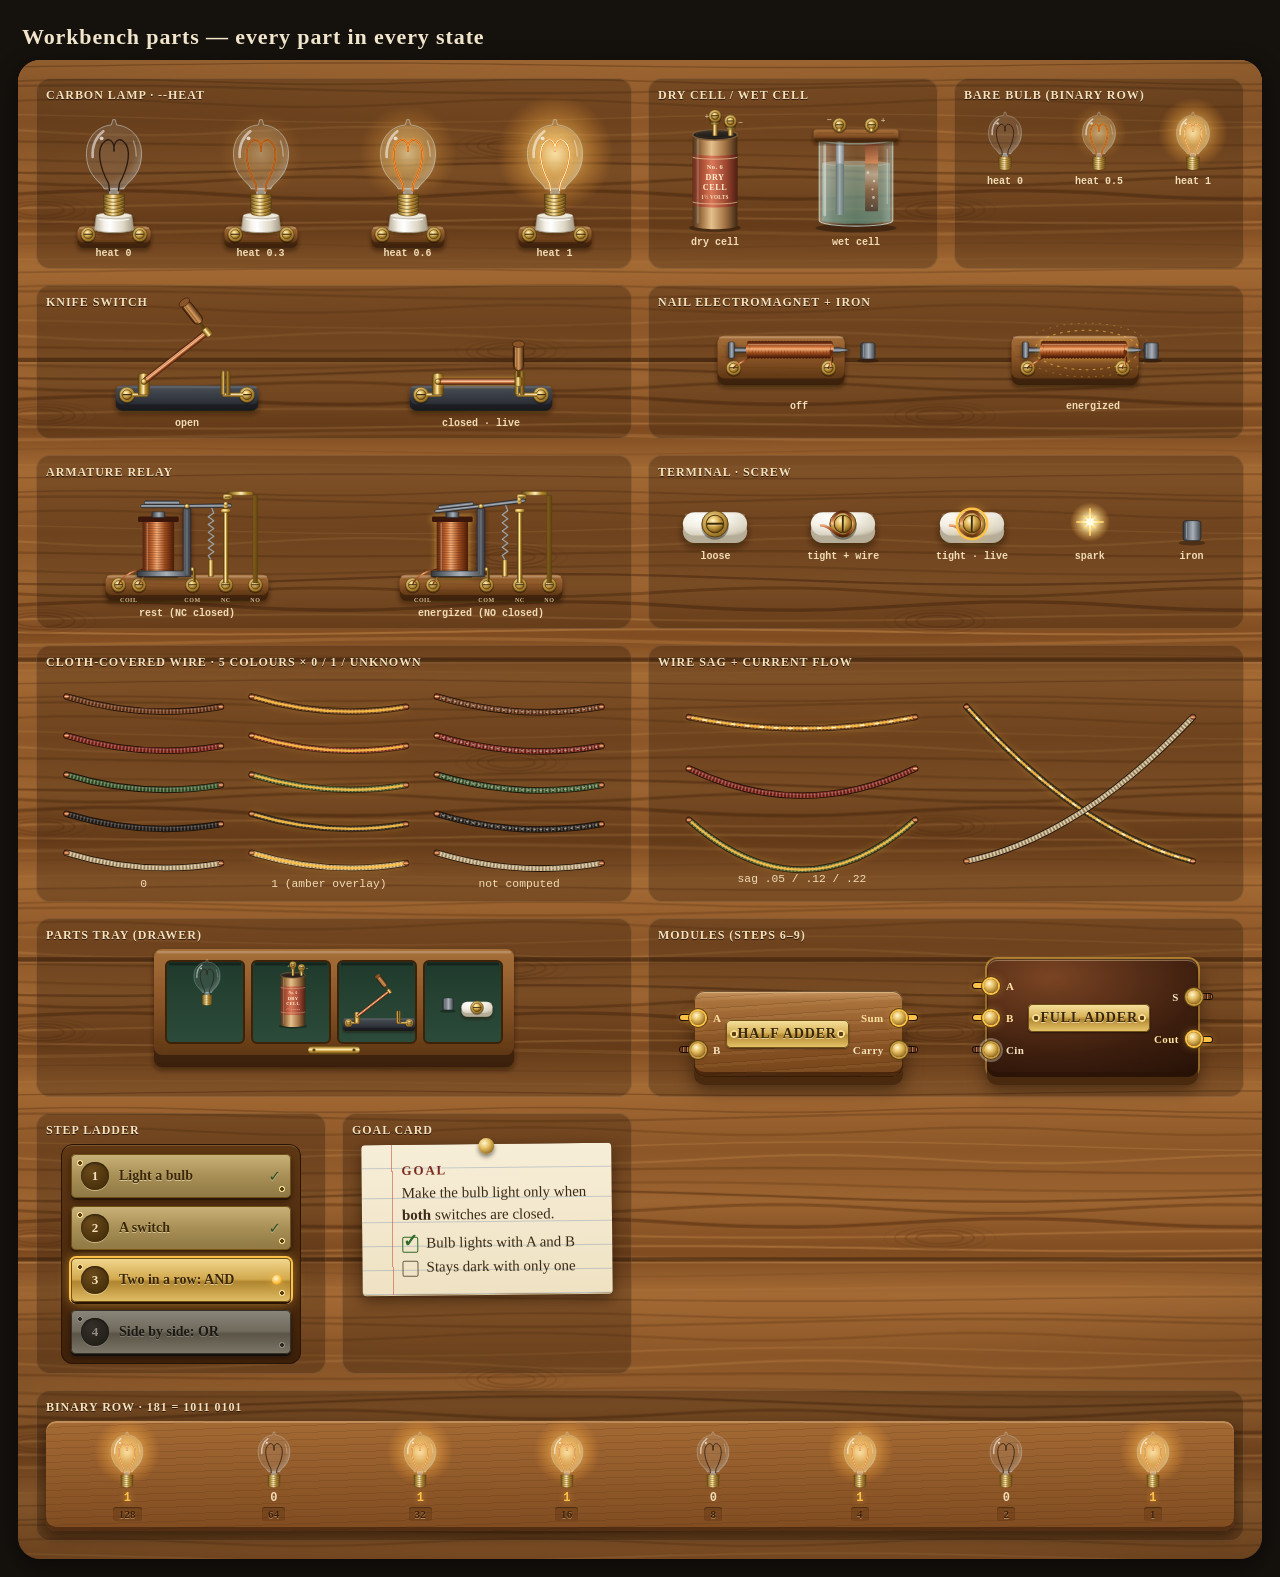
<file: design/bench/bench-preview.html>
<!doctype html><meta charset="utf-8"><title>Bench parts preview</title>
<link rel="stylesheet" href="../style.css"><link rel="stylesheet" href="bench.css">
<style>
body{max-width:none;padding:18px;background:#15110d}
h1{color:#f1e6cc;font-family:var(--bn-serif);letter-spacing:.04em}
.bn-scene{padding:18px;display:grid;grid-template-columns:repeat(4,1fr);gap:16px;min-height:0}
.cell{background:rgba(30,16,6,.28);border-radius:14px;padding:10px;box-shadow:inset 0 0 0 1px rgba(255,220,170,.12)}
.cell h4{margin:0 0 6px;font:700 12px var(--bn-serif);letter-spacing:.08em;text-transform:uppercase;color:#f4e2bf;text-shadow:0 1px 0 #2a1505}
.row{display:flex;gap:12px;align-items:flex-end;justify-content:space-around;flex-wrap:wrap}
.st{display:flex;flex-direction:column;align-items:center;gap:4px;font:700 10px var(--mono);color:#f1dcb6}
.wide{grid-column:span 2}.full{grid-column:1/-1}
svg.wires{width:100%;height:auto}
.row>.module{flex:none}
</style>
<h1>Workbench parts — every part in every state</h1>
<div class="bn-scene" id="b"></div>
<script src="bench-art.js"></script><script src="bench.js"></script>
<script>
BENCH.installDefs();
const b=document.getElementById('b'); b.insertAdjacentHTML('afterbegin',BENCH.benchTop());
const cell=(t,html,cls='')=>b.insertAdjacentHTML('beforeend',`<div class="cell ${cls}"><h4>${t}</h4><div class="row">${html}</div></div>`);
const st=(lab,svg)=>`<div class="st">${svg}<span>${lab}</span></div>`;
cell('Carbon lamp · --heat',[0,.3,.6,1].map(h=>st('heat '+h,BENCH.part('lamp',`style='--heat:${h};width:80px;height:auto'`))).join(''),'wide');
cell('Dry cell / wet cell',st('dry cell',BENCH.part('dry-cell',"style='width:62px;height:auto'"))+st('wet cell',BENCH.part('wet-cell',"style='width:92px;height:auto'")));
cell('Bare bulb (binary row)',[0,.5,1].map(h=>st('heat '+h,BENCH.part('bulb',`style='--heat:${h};width:48px;height:auto'`))).join(''));
cell('Knife switch',st('open',BENCH.part('knife-switch',"style='width:150px;height:auto'"))+st('closed · live',BENCH.part('knife-switch',"class='closed on' style='width:150px;height:auto'")),'wide');
cell('Nail electromagnet + iron',st('off',BENCH.part('magnet',"style='width:170px;height:auto'"))+st('energized',BENCH.part('magnet',"class='on' style='width:170px;height:auto'")),'wide');
cell('Armature relay',st('rest (NC closed)',BENCH.part('relay',"style='width:170px;height:auto'"))+st('energized (NO closed)',BENCH.part('relay',"class='energized' style='width:170px;height:auto'")),'wide');
cell('Terminal · screw',st('loose',BENCH.part('terminal',"style='width:70px;height:auto' id='t0'"))+st('tight + wire',BENCH.part('terminal',"style='width:70px;height:auto' id='t1'"))+st('tight · live',BENCH.part('terminal',"style='width:70px;height:auto' id='t2'"))+st('spark',BENCH.part('spark',"style='width:50px;height:auto' id='sp'"))+st('iron',BENCH.part('iron',"style='width:40px;height:auto'")),'wide');
// wires
let w=`<svg class='wires' viewBox='0 0 560 210'>`;
['brown','red','green','black','cream'].forEach((c,i)=>{const y=20+i*38;
  w+=BENCH.wire(20,y,170,y+10,{color:c,sag:.06})+BENCH.wire(200,y,350,y+10,{color:c,sag:.06,cls:'on'})+BENCH.wire(380,y,540,y+10,{color:c,sag:.06,cls:'x'});});
w+=`<text x='95' y='205' text-anchor='middle' fill='#f1dcb6' font-size='11' font-family='monospace'>0</text><text x='275' y='205' text-anchor='middle' fill='#f1dcb6' font-size='11' font-family='monospace'>1 (amber overlay)</text><text x='460' y='205' text-anchor='middle' fill='#f1dcb6' font-size='11' font-family='monospace'>not computed</text></svg>`;
cell('Cloth-covered wire · 5 colours × 0 / 1 / unknown',w,'wide');
cell('Wire sag + current flow',`<svg class='wires' viewBox='0 0 560 210'>${BENCH.wire(30,40,250,40,{sag:.05,cls:'on flow'})}${BENCH.wire(30,90,250,90,{sag:.12,color:'red'})}${BENCH.wire(30,140,250,140,{sag:.22,color:'green',cls:'on'})}${BENCH.wire(300,30,520,180,{sag:.1,color:'black',cls:'on flow'})}${BENCH.wire(300,180,520,40,{sag:.1,color:'cream'})}<text x='140' y='200' text-anchor='middle' fill='#f1dcb6' font-size='11' font-family='monospace'>sag .05 / .12 / .22</text></svg>`,'wide');
// tray with parts
cell('Parts tray (drawer)',`<div style="position:relative;width:360px">${BENCH.part('tray',"style='width:360px;height:auto'")}
 <div style="position:absolute;left:14px;top:8px;width:78px;display:flex;justify-content:center">${BENCH.part('bulb',"style='width:38px;height:auto'")}</div>
 <div style="position:absolute;left:100px;top:12px;width:78px;display:flex;justify-content:center">${BENCH.part('dry-cell',"style='width:34px;height:auto'")}</div>
 <div style="position:absolute;left:186px;top:34px;width:78px;display:flex;justify-content:center">${BENCH.part('knife-switch',"style='width:76px;height:auto'")}</div>
 <div style="position:absolute;left:272px;top:40px;width:78px;display:flex;justify-content:center">${BENCH.part('iron',"style='width:24px;height:auto'")}${BENCH.part('terminal',"style='width:34px;height:auto'")}</div></div>`,'wide');
cell('Modules (steps 6–9)',`<div class="module bench" style="margin:10px 22px"><div class="mpins in"><div class="mpin on"><span>A</span></div><div class="mpin"><span>B</span></div></div><div class="mtitle"><span>Half adder</span></div><div class="mpins out"><div class="mpin on"><span>Sum</span></div><div class="mpin"><span>Carry</span></div></div></div>
 <div class="module bench bakelite on" style="margin:10px 22px"><div class="mpins in"><div class="mpin on"><span>A</span></div><div class="mpin on"><span>B</span></div><div class="mpin x"><span>Cin</span></div></div><div class="mtitle"><span>Full adder</span></div><div class="mpins out"><div class="mpin"><span>S</span></div><div class="mpin on"><span>Cout</span></div></div></div>`,'wide');
cell('Step ladder',`<ol class="ladder" style="width:240px"><li class="rung done"><span class="n">1</span>Light a bulb</li><li class="rung done"><span class="n">2</span>A switch</li><li class="rung current"><span class="n">3</span>Two in a row: AND</li><li class="rung locked"><span class="n">4</span>Side by side: OR</li></ol>`);
cell('Goal card',`<div class="goal-card" style="width:250px"><h3>Goal</h3><p>Make the bulb light only when <b>both</b> switches are closed.</p><ul class="checks"><li class="ok">Bulb lights with A and B</li><li>Stays dark with only one</li></ul></div>`);
cell('Binary row · 181 = 1011 0101',`<div id="br" style="width:100%"></div>`,'full');
BENCH.binaryRow(document.getElementById('br'),181);
// terminals: tighten (instant) for t1/t2
['#t1','#t2'].forEach(s=>{const g=document.querySelector(s+' .bn-screw'); g.querySelector('.slot').style.transition='none'; BENCH.tighten(g); g.getAnimations({subtree:true}).forEach(a=>a.finish());});
document.querySelector('#t2 .bn-screw').classList.add('on');
const sp=document.querySelector('#sp .bn-spark'); sp.style.opacity=1;
document.documentElement.dataset.ready=1;
</script>
</file>
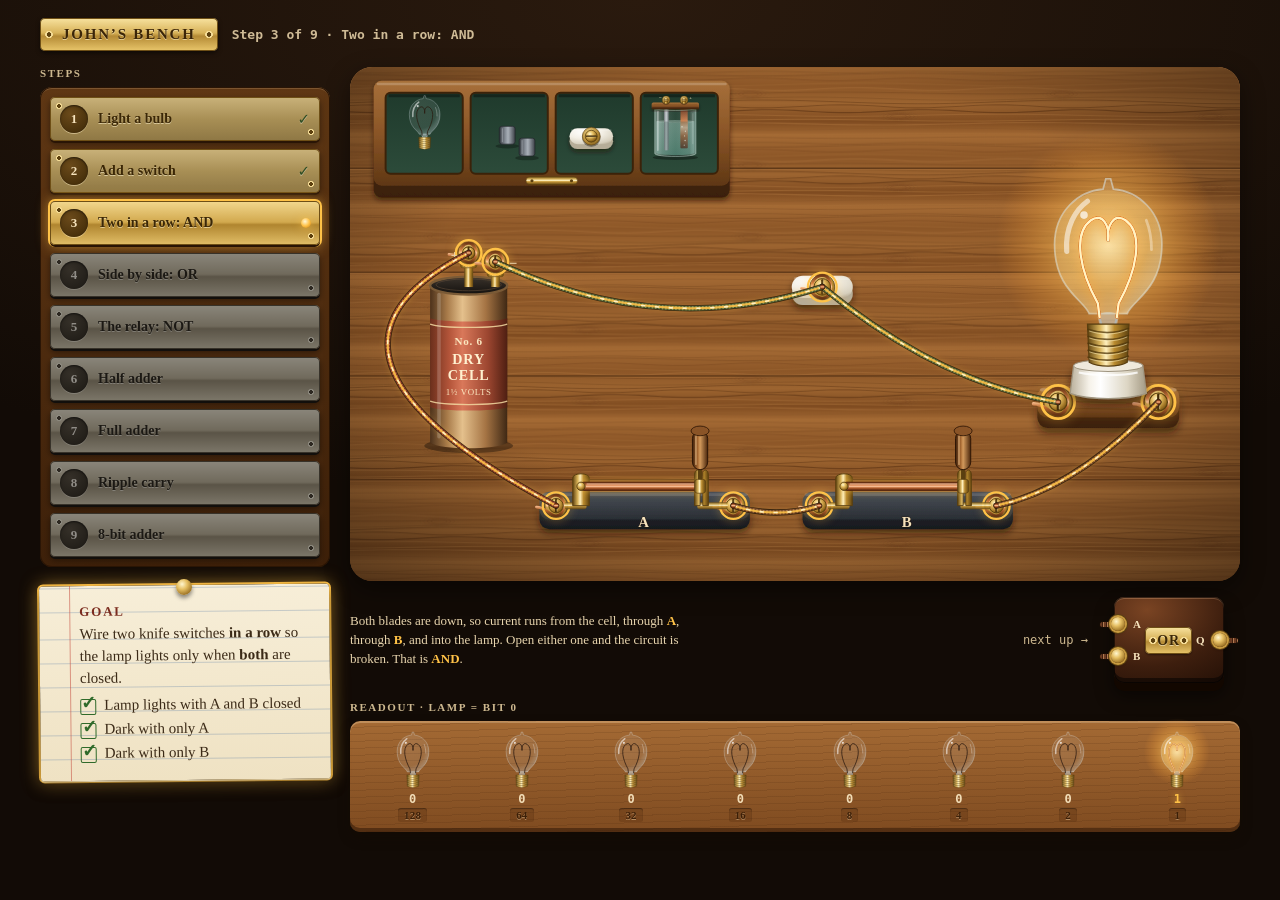
<file: design/bench/mockup-bench.html>
<!doctype html><meta charset="utf-8"><meta name="viewport" content="width=device-width,initial-scale=1"><title>Step 3 on the bench</title>
<link rel="stylesheet" href="../style.css"><link rel="stylesheet" href="bench.css">
<style>
body{max-width:none;margin:0;padding:0;background:radial-gradient(120% 80% at 50% 0%,#2a1a0e,#120b06 70%);color:#f1dcb6;min-height:100vh}
.wrap{max-width:1240px;margin:0 auto;padding:18px 20px 28px}
.hdr{display:flex;align-items:center;gap:14px;margin-bottom:16px}
.plate{font:700 15px var(--bn-serif);letter-spacing:.12em;text-transform:uppercase;color:#3b2508;padding:8px 22px;border-radius:5px;
  background:radial-gradient(circle at 9px 50%,#5b3f0e 0 2px,#f5dc96 2.5px 3.6px,transparent 4px),radial-gradient(circle at calc(100% - 9px) 50%,#5b3f0e 0 2px,#f5dc96 2.5px 3.6px,transparent 4px),linear-gradient(180deg,#f8e3a0,#d8b35a 45%,#b48a35 55%,#e9c66b);
  box-shadow:inset 0 0 0 1px #6e4f16,0 2px 4px rgba(0,0,0,.5);text-shadow:0 1px 0 rgba(255,245,210,.6)}
.hdr .step{font:700 13px var(--mono);color:#e2cda5;opacity:.9}
.hdr .sp{flex:1}
.grid{display:grid;grid-template-columns:290px 1fr;gap:20px;align-items:start}
.side{display:flex;flex-direction:column;gap:18px}
.side h5,.main h5{margin:0 0 8px;font:700 11px var(--bn-serif);letter-spacing:.14em;text-transform:uppercase;color:#cdb88f}
.scene{padding:0;min-height:0;aspect-ratio:900/520}
.scene>svg.stage{position:absolute;inset:0;width:100%;height:100%;overflow:visible}
.under{display:grid;grid-template-columns:1fr auto;gap:18px;margin-top:16px;align-items:center}
.caption{font:13px/1.45 var(--bn-serif);color:#e8d5ae;max-width:52ch}
.caption b{color:var(--bn-amber)}
.nextmod{display:flex;align-items:center;gap:10px;font:12px var(--mono);color:#cdb88f}
.readout{margin-top:18px}
@media (max-width:640px){
  .wrap{padding:12px 12px 20px}
  .hdr{flex-wrap:wrap;gap:8px;margin-bottom:12px}.plate{font-size:12.5px;padding:6px 16px}
  .grid{grid-template-columns:1fr;gap:14px}
  .scene{aspect-ratio:400/560;border-radius:16px}
  .side{display:contents}
  .ladderbox{order:3}.goalbox{order:1}.main{order:2}
  .ladder .rung:not(.current):not(.done){display:none}
  .under{grid-template-columns:1fr}
}
</style>
<div class="wrap">
  <div class="hdr"><div class="plate">John’s Bench</div><span class="step">Step 3 of 9 · Two in a row: AND</span><span class="sp"></span></div>
  <div class="grid">
    <div class="side">
      <div class="ladderbox"><h5>Steps</h5>
        <ol class="ladder">
          <li class="rung done"><span class="n">1</span>Light a bulb</li>
          <li class="rung done"><span class="n">2</span>Add a switch</li>
          <li class="rung current" aria-current="step"><span class="n">3</span>Two in a row: AND</li>
          <li class="rung locked"><span class="n">4</span>Side by side: OR</li>
          <li class="rung locked"><span class="n">5</span>The relay: NOT</li>
          <li class="rung locked"><span class="n">6</span>Half adder</li>
          <li class="rung locked"><span class="n">7</span>Full adder</li>
          <li class="rung locked"><span class="n">8</span>Ripple carry</li>
          <li class="rung locked"><span class="n">9</span>8-bit adder</li>
        </ol></div>
      <div class="goalbox"><div class="goal-card met"><h3>Goal</h3><p>Wire two knife switches <b>in a row</b> so the lamp lights only when <b>both</b> are closed.</p>
        <ul class="checks"><li class="ok">Lamp lights with A and B closed</li><li class="ok">Dark with only A</li><li class="ok">Dark with only B</li></ul></div></div>
    </div>
    <div class="main">
      <div class="bn-scene scene" id="scene"></div>
      <div class="under"><p class="caption">Both blades are down, so current runs from the cell, through <b>A</b>, through <b>B</b>, and into the lamp. Open either one and the circuit is broken. That is <b>AND</b>.</p>
        <div class="nextmod"><span>next up →</span><div class="module bench bakelite" style="margin:0 16px;min-width:0"><div class="mpins in"><div class="mpin"><span>A</span></div><div class="mpin"><span>B</span></div></div><div class="mtitle"><span>OR</span></div><div class="mpins out"><div class="mpin"><span>Q</span></div></div></div></div></div>
      <div class="readout"><h5>Readout · lamp = bit 0</h5><div id="br"></div></div>
    </div>
  </div>
</div>
<script src="bench-art.js"></script><script src="bench.js"></script>
<script>
BENCH.installDefs();
const phone=matchMedia('(max-width:640px)').matches;
const sc=document.getElementById('scene');
const L=phone?{vb:[400,560],tray:[70,8,.72],cell:[24,128,1.15],lamp:[250,104,1.3],kA:[12,394,1.02],kB:[212,394,1.02],term:[150,262,1.15],
      ctr:{cA:[0,330],AB:null,Bl:[398,440],lt:null,tc:[110,200]}}
  :{vb:[900,520],tray:[24,14,1],cell:[66,176,1.5],lamp:[688,92,1.75],kA:[186,326,1.4],kB:[452,326,1.4],term:[444,186,1.4],
      ctr:{cA:[-80,290],AB:null,Bl:null,lt:null,tc:null}};
const cell=BENCH.place('dry-cell',...L.cell), lamp=BENCH.place('lamp',...L.lamp,"class='on' style='--heat:1'"),
      kA=BENCH.place('knife-switch',...L.kA,"class='closed on'"), kB=BENCH.place('knife-switch',...L.kB,"class='closed on'"),
      term=BENCH.place('terminal',...L.term), tray=BENCH.place('tray',...L.tray);
const [tx,ty,ts]=L.tray, slot=i=>tx+(12+i*85)*ts;
const W=(a,b,o)=>BENCH.wire(a[0],a[1],b[0],b[1],Object.assign({cls:'on flow'},o));
let s=`<svg class='stage' viewBox='0 0 ${L.vb[0]} ${L.vb[1]}'>`;
s+=tray.svg;
const sp="class='spare'";
s+=BENCH.place('bulb',slot(0)+17*ts,ty+12*ts,.5*ts,sp).svg+BENCH.place('iron',slot(1)+20*ts,ty+40*ts,1*ts,sp).svg+BENCH.place('iron',slot(1)+40*ts,ty+52*ts,1*ts,sp).svg
  +BENCH.place('terminal',slot(2)+14*ts,ty+30*ts,1*ts,sp).svg+BENCH.place('wet-cell',slot(3)+12*ts,ty+12*ts,.52*ts,sp).svg;
s+=cell.svg+term.svg+kA.svg+kB.svg+lamp.svg;
// engraved labels A / B
const lab=(k,t)=>`<text x='${k.pin('a')[0]+ (k.pin('b')[0]-k.pin('a')[0])/2}' y='${k.pin('a')[1]+22}' text-anchor='middle' font-family='Georgia,serif' font-weight='700' font-size='15' fill='#f6e3bd' stroke='#2a1505' stroke-width='.6' paint-order='stroke' letter-spacing='2'>${t}</text>`;
s+=lab(kA,'A')+lab(kB,'B');
s+=`<g class='wires'>`;
s+=W(cell.pin('+'),kA.pin('a'),{color:'red',ctrl:L.ctr.cA||undefined,sag:.1});
s+=W(kA.pin('b'),kB.pin('a'),{color:'brown',sag:.08});
s+=W(kB.pin('b'),lamp.pin('b'),{color:'brown',ctrl:L.ctr.Bl||undefined,sag:.1});
s+=W(lamp.pin('a'),term.pin('t'),{color:'green',sag:.08});
s+=W(term.pin('t'),cell.pin('-'),{color:'green',ctrl:L.ctr.tc||undefined,sag:.1});
s+=`</g></svg>`;
sc.insertAdjacentHTML('beforeend',BENCH.benchTop()+s);
// all screws in the loop are tight and live
document.documentElement.classList.add('bn-reduce');   // set instantly for the still
sc.querySelectorAll('svg.stage > svg:not(.spare):not(.bn-tray) .bn-screw').forEach(g=>{BENCH.tighten(g);g.classList.add('on');g.classList.remove('bn-flash');});
document.documentElement.classList.remove('bn-reduce');
BENCH.binaryRow(document.getElementById('br'),1);
document.documentElement.dataset.ready=1;
</script>
</file>
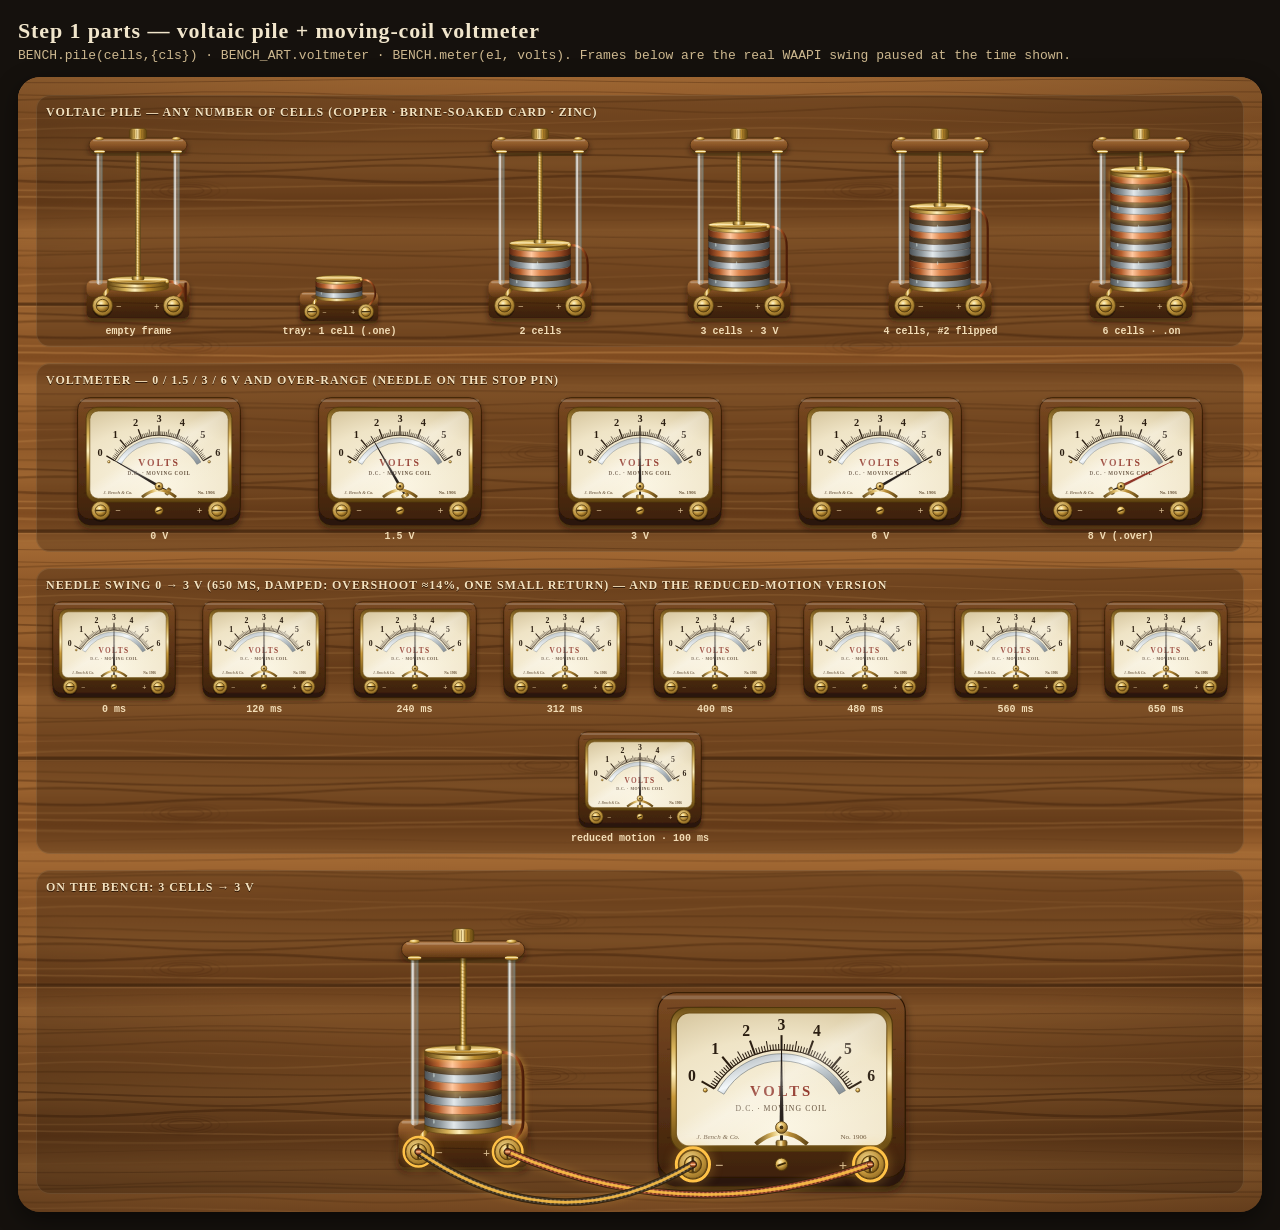
<file: design/bench/pile-voltmeter-preview.html>
<!doctype html><meta charset="utf-8"><title>Voltaic pile + voltmeter</title>
<link rel="stylesheet" href="../style.css"><link rel="stylesheet" href="bench.css">
<style>
body{max-width:none;padding:18px;background:#15110d}
h1{color:#f1e6cc;font-family:var(--bn-serif);letter-spacing:.04em;margin:0 0 4px}
p.sub{margin:0 0 14px;font:13px var(--mono);color:#cdb88f}
.bn-scene{padding:18px;display:grid;grid-template-columns:repeat(2,1fr);gap:16px;min-height:0}
.cell{background:rgba(30,16,6,.28);border-radius:14px;padding:10px;box-shadow:inset 0 0 0 1px rgba(255,220,170,.12)}
.cell h4{margin:0 0 6px;font:700 12px var(--bn-serif);letter-spacing:.08em;text-transform:uppercase;color:#f4e2bf;text-shadow:0 1px 0 #2a1505}
.row{display:flex;gap:14px;align-items:flex-end;justify-content:space-around;flex-wrap:wrap}
.st{display:flex;flex-direction:column;align-items:center;gap:4px;font:700 10px var(--mono);color:#f1dcb6}
.full{grid-column:1/-1}
</style>
<h1>Step 1 parts — voltaic pile + moving-coil voltmeter</h1>
<p class="sub">BENCH.pile(cells,{cls}) · BENCH_ART.voltmeter · BENCH.meter(el, volts). Frames below are the real WAAPI swing paused at the time shown.</p>
<div class="bn-scene" id="b"></div>
<script src="bench-art.js"></script><script src="bench.js"></script>
<script>
BENCH.installDefs();
const b=document.getElementById('b'); b.insertAdjacentHTML('afterbegin',BENCH.benchTop());
const cell=(t,html,cls='')=>{b.insertAdjacentHTML('beforeend',`<div class="cell ${cls}"><h4>${t}</h4><div class="row">${html}</div></div>`);return b.lastElementChild;};
const st=(lab,svg)=>`<div class="st">${svg}<span>${lab}</span></div>`;
const sz=(svg,w)=>svg.replace('<svg ',`<svg style='width:${w}px;height:auto' `);
const C=(n,flips=[])=>[...Array(n)].map((_,i)=>({flip:flips.includes(i)}));
cell('Voltaic pile — any number of cells (copper · brine-soaked card · zinc)',
  st('empty frame',sz(BENCH.pile([]),110))+st('tray: 1 cell (.one)',sz(BENCH.pile(C(1),{cls:'one'}),80))+st('2 cells',sz(BENCH.pile(C(2)),110))+
  st('3 cells · 3 V',sz(BENCH.pile(C(3)),110))+st('4 cells, #2 flipped',sz(BENCH.pile(C(4,[1])),110))+st('6 cells · .on',sz(BENCH.pile(C(6),{cls:'on'}),110)),'full');
cell('Voltmeter — 0 / 1.5 / 3 / 6 V and over-range (needle on the stop pin)',
  [0,1.5,3,6,8].map(v=>st(v+' V'+(v>6?' (.over)':''),`<div class="m" data-v="${v}">${sz(BENCH_ART.voltmeter,170)}</div>`)).join(''),'full');
document.querySelectorAll('.m').forEach(d=>{const s=d.querySelector('svg'),v=+d.dataset.v;document.documentElement.classList.add('bn-reduce');BENCH.meter(s,v);document.documentElement.classList.remove('bn-reduce');s.classList.remove('bn-flash');if(v>6)s.classList.add('over');});
// needle swing frames 0 -> 3 V
const NST=window.setTimeout.bind(window);
const fr=cell('Needle swing 0 → 3 V (650 ms, damped: overshoot ≈14%, one small return) — and the reduced-motion version',
  [0,120,240,312,400,480,560,650].map(t=>st(t+' ms',`<div class="sw" data-t="${t}">${sz(BENCH_ART.voltmeter,128)}</div>`)).join('')+st('reduced motion · 100 ms',`<div class="rm">${sz(BENCH_ART.voltmeter,128)}</div>`),'full');
fr.querySelectorAll('.sw').forEach(d=>{const s=d.querySelector('svg');BENCH.meter(s,3);s.querySelector('.needle').getAnimations().forEach(a=>{a.pause();a.currentTime=+d.dataset.t;});});
{const s=fr.querySelector('.rm svg');document.documentElement.classList.add('bn-reduce');BENCH.meter(s,3);document.documentElement.classList.remove('bn-reduce');
 s.getAnimations().forEach(a=>{a.pause();a.currentTime=100;});}
// a small bench: pile wired to the meter with cloth wire
const W=520,H=230;
const pl=BENCH.place('voltaic-pile',60,20,1.25,"class='on'"), vm=BENCH.place('voltmeter',270,70,1.5);
let sc=`<svg viewBox='0 0 ${W} ${H}' style='width:100%;max-width:640px;height:auto;overflow:visible'>${pl.svg}${vm.svg}`;
sc+=BENCH.wire(...pl.pin('+'),...vm.pin('+'),{color:'red',cls:'on',sag:.1})+BENCH.wire(...pl.pin('-'),...vm.pin('-'),{color:'black',cls:'on',sag:.16});
sc+='</svg>';
cell('On the bench: 3 cells → 3 V',sc,'full');
const scene=b.lastElementChild; const m=scene.querySelector('svg.bn-voltmeter');document.documentElement.classList.add('bn-reduce');BENCH.meter(m,3);document.documentElement.classList.remove('bn-reduce');m.classList.remove('bn-flash');
scene.querySelectorAll('.bn-screw').forEach(g=>{if(g.closest('svg.bn-pile, svg.bn-voltmeter')){g.classList.add('tight','on');}});
document.documentElement.dataset.ready=1;
</script>
</file>
<file: design/style.css>
/* 8-bit ripple-carry adder: visual style.
   Same palette/fonts/panels/pills/toggles as natural-selection/design/mobile.css.
   Signal colors: 0 = muted slate, 1 = warm amber with glow. (The theme green stays the UI accent,
   e.g. selected nav, primary button, so "logic 1" never gets confused with "selected".) */
:root{
  --bg:#1b1d22; --card:#262931; --card2:#30343e; --inset:#1d1f25; --ink:#f1efe9; --muted:#a7a9b1;
  --accent:#7fd4a8; --accent-ink:#10251a; --ring:rgba(127,212,168,.45);
  --shadow:0 2px 0 rgba(0,0,0,.35),0 6px 16px rgba(0,0,0,.28);
  --r:999px; --tap:44px;
  --font:"Nunito","Quicksand","Varela Round","SF Pro Rounded",ui-rounded,system-ui,-apple-system,"Segoe UI",sans-serif;
  --mono:ui-monospace,"SF Mono",Menlo,Consolas,monospace;
  /* logic levels */
  --wire-0:#4f5767;            /* muted slate */
  --wire-1:#ffc247;            /* warm amber */
  --glow-1:rgba(255,194,71,.65);
  --gate-fill-0:#262a33; --gate-fill-1:#4a3a17;
  --pin-0:#3a404c;
  --carry-1:#ffc247;
  --t:120ms;                   /* signal transition */
  --ripple-step:220ms;         /* per-bit ripple delay (slow mode can raise it) */
  --side-w:384px;              /* desktop left column */
  --coin:40px;                 /* desktop coin width (phone coins flex) */
}
*{box-sizing:border-box;-webkit-tap-highlight-color:transparent}
html{-webkit-text-size-adjust:100%}
body{margin:0;background:var(--bg);color:var(--ink);font-family:var(--font);
  padding:12px 12px calc(84px + env(safe-area-inset-bottom));max-width:1320px;margin-inline:auto}
h1{font-size:22px;font-weight:800;margin:6px 4px 10px;letter-spacing:-.01em}
h2{font-size:15px;font-weight:800;margin:0 0 8px;color:var(--muted);text-transform:uppercase;letter-spacing:.06em}
.panel{background:var(--card);border-radius:22px;padding:14px;box-shadow:var(--shadow);margin:0 0 12px}
.muted{color:var(--muted)}

/* ---------- SVG signal classes ---------- */
.wire,.carry{fill:none;stroke:var(--wire-0);stroke-width:3;stroke-linecap:round;stroke-linejoin:round;
  transition:stroke var(--t) ease,filter var(--t) ease}
.wire.on,.carry.on{stroke:var(--wire-1);filter:drop-shadow(0 0 3px var(--glow-1))}
.gate{color:var(--wire-0);transition:color var(--t) ease,filter var(--t) ease;overflow:visible}
.gate .body{fill:var(--gate-fill-0);transition:fill var(--t) ease}
.gate .lead{transition:stroke var(--t) ease}
.gate .lead.on{stroke:var(--wire-1)}
.gate.on{color:var(--wire-1);filter:drop-shadow(0 0 4px var(--glow-1))}
.gate.on .body{fill:var(--gate-fill-1)}
.gate.on .lead:not(.on){stroke:var(--wire-0)}   /* inputs keep their own level */
.gate.on .lead.lead-out{stroke:var(--wire-1)}   /* output follows the gate */
.pin{fill:var(--pin-0);stroke:var(--wire-0);stroke-width:2;transition:fill var(--t),stroke var(--t),filter var(--t)}
.pin.on{fill:var(--wire-1);stroke:var(--wire-1);filter:drop-shadow(0 0 3px var(--glow-1))}
.lbl{font:700 11px var(--font);fill:var(--muted)}
.lbl.on{fill:var(--wire-1)}

/* carry "current flow" while rippling */
.carry.rippling{stroke:var(--wire-1);stroke-dasharray:5 9;animation:flow 480ms linear infinite;
  filter:drop-shadow(0 0 4px var(--glow-1))}
@keyframes flow{to{stroke-dashoffset:-28}}

/* ---------- bit toggles (coins) ---------- */
.operand{display:grid;grid-template-columns:1fr;gap:4px;margin:6px 0 8px}
.operand>.name{font:800 13px var(--font);color:var(--muted);letter-spacing:.06em}
.bits{display:flex;gap:3px;justify-content:space-between;min-width:0}
.bits .nib{width:6px}                                   /* optional spacer between nibbles */
.bit{appearance:none;border:0;cursor:pointer;flex:1 1 0;min-width:0;max-width:52px;height:48px;border-radius:var(--r);
  font:800 18px var(--mono);color:var(--muted);background:var(--card2);position:relative;
  box-shadow:inset 0 -3px 0 rgba(0,0,0,.35),0 2px 6px rgba(0,0,0,.3);
  transition:background var(--t),color var(--t),box-shadow var(--t),transform 80ms;touch-action:manipulation}
.bit::after{content:"";position:absolute;inset:-2px -1.5px}  /* hit area spans the gaps: ~42x52 on a 390px phone */
.bit .idx{position:absolute;left:0;right:0;bottom:-15px;font:700 9px var(--font);color:#6f7380;pointer-events:none}
.bit.on,.bit[aria-pressed=true]{background:var(--wire-1);color:#2b1d00;
  box-shadow:inset 0 -3px 0 rgba(120,70,0,.45),0 0 12px var(--glow-1)}
.bit:active{transform:translateY(2px) scale(.96);box-shadow:inset 0 -1px 0 rgba(0,0,0,.35)}
.bit:focus-visible{outline:none;box-shadow:0 0 0 3px var(--ring)}
.bits.labeled{padding-bottom:14px}
/* a lone toggle (Cin, gate inputs): fixed 52px coin, left-aligned */
.operand.single{grid-template-columns:auto;justify-items:start}
.operand.single .bits{justify-content:flex-start}
.operand.single .bit{flex:0 0 52px;width:52px;max-width:52px}

/* ---------- buttons, slider, toggle (from mobile.css) ---------- */
.btn{font:700 15px/1 var(--font);min-height:var(--tap);padding:0 18px;border:0;border-radius:var(--r);
  background:var(--card2);color:var(--ink);box-shadow:var(--shadow);cursor:pointer;transition:transform .12s,box-shadow .12s,filter .12s}
.btn:active{transform:translateY(2px) scale(.98);box-shadow:0 2px 6px rgba(0,0,0,.3)}
.btn.primary{background:var(--accent);color:var(--accent-ink)}
.btn.ghost{background:transparent;box-shadow:inset 0 0 0 2px var(--card2)}
.btn[aria-pressed=true]{background:rgba(127,212,168,.16);color:var(--accent);box-shadow:inset 0 0 0 2px var(--ring)}
.controls{display:flex;flex-wrap:wrap;gap:8px;align-items:center}
.speed{display:flex;flex-direction:column;gap:2px;flex:1 1 100%;font-weight:700;font-size:14px}
.speed span{display:flex;justify-content:space-between;color:var(--muted);font-size:12px}
input[type=range]{-webkit-appearance:none;appearance:none;width:100%;height:var(--tap);margin:0;background:transparent;cursor:pointer}
input[type=range]::-webkit-slider-runnable-track{height:14px;border-radius:var(--r);background:var(--inset);box-shadow:inset 0 1px 3px rgba(0,0,0,.5)}
input[type=range]::-webkit-slider-thumb{-webkit-appearance:none;width:30px;height:30px;margin-top:-8px;border-radius:50%;background:#fff;border:3px solid var(--accent);box-shadow:0 3px 8px rgba(0,0,0,.4)}
input[type=range]::-moz-range-track{height:14px;border-radius:var(--r);background:var(--inset)}
input[type=range]::-moz-range-thumb{width:24px;height:24px;border-radius:50%;background:#fff;border:3px solid var(--accent)}
.switch{display:inline-flex;align-items:center;gap:10px;min-height:var(--tap);font-weight:700}
.switch input{-webkit-appearance:none;appearance:none;width:50px;height:30px;margin:0;border-radius:var(--r);background:#41454f;position:relative;cursor:pointer;transition:background .2s;box-shadow:inset 0 2px 4px rgba(0,0,0,.4)}
.switch input::after{content:"";position:absolute;top:3px;left:3px;width:24px;height:24px;border-radius:50%;background:#fff;transition:transform .2s cubic-bezier(.3,1.4,.6,1)}
.switch input:checked{background:var(--accent)}
.switch input:checked::after{transform:translateX(20px)}

/* ---------- result ---------- */
.result{display:flex;flex-direction:column;gap:6px}
.result .bin{font:800 26px/1.1 var(--mono);letter-spacing:.06em;display:flex;align-items:center;gap:10px;flex-wrap:wrap}
.result .bin b{color:var(--wire-1);font-weight:800}       /* 1-bits */
.result .bin i{font-style:normal;color:var(--wire-0)}     /* 0-bits */
.result .dec{font:700 16px var(--font);color:var(--muted)}
.result .dec strong{color:var(--ink);font-size:22px}
.flag{display:inline-flex;align-items:center;gap:6px;height:28px;padding:0 12px;border-radius:var(--r);font:800 12px var(--font);
  background:var(--inset);color:var(--muted);letter-spacing:.04em}
.flag::before{content:"";width:10px;height:10px;border-radius:50%;background:var(--wire-0)}
.flag.on{background:rgba(255,194,71,.14);color:var(--wire-1);box-shadow:inset 0 0 0 1.5px rgba(255,194,71,.5)}
.flag.on::before{background:var(--wire-1);box-shadow:0 0 8px var(--glow-1)}

/* ---------- full-adder cards + chain ---------- */
.chain{display:flex;flex-direction:column;gap:0;position:relative;margin-bottom:12px}
.fa{display:grid;grid-template-columns:44px 1fr auto;align-items:center;gap:10px;background:var(--card2);border-radius:18px;
  padding:8px 12px 8px 8px;min-height:56px;position:relative;transition:box-shadow var(--t),background var(--t)}
.fa .idx{width:36px;height:36px;border-radius:12px;background:var(--inset);display:grid;place-items:center;font:800 13px var(--mono);color:var(--muted)}
.fa .io{display:flex;gap:10px;font:700 12px var(--font);color:var(--muted)}
.fa .io span{display:inline-flex;align-items:center;gap:4px}
.fa .dot{width:12px;height:12px;border-radius:50%;background:var(--pin-0);box-shadow:inset 0 0 0 2px var(--wire-0)}
.fa .dot.on{background:var(--wire-1);box-shadow:0 0 6px var(--glow-1)}
.fa .out{display:flex;gap:6px}
.fa .s,.fa .co{min-width:44px;height:32px;border-radius:var(--r);display:grid;place-items:center;font:800 13px var(--mono);
  background:var(--inset);color:var(--muted)}
.fa .s.on,.fa .co.on{background:rgba(255,194,71,.16);color:var(--wire-1);box-shadow:inset 0 0 0 1.5px rgba(255,194,71,.5)}
.fa.active{box-shadow:0 0 0 2px var(--wire-1),0 0 18px rgba(255,194,71,.25)}
.fa.pulse{animation:fapulse 420ms ease-out}
@keyframes fapulse{0%{box-shadow:0 0 0 0 rgba(255,194,71,.7)}60%{box-shadow:0 0 0 6px rgba(255,194,71,.25)}100%{box-shadow:0 0 0 2px var(--wire-1)}}
.fa[aria-expanded=true]{background:#353a46}
.link{height:24px;margin-left:24px;position:relative}  /* carry segment between rows (vertical spine) */
.link svg{display:block;overflow:visible}
.link .h{display:none}
.link .clbl{position:absolute;left:16px;top:4px;font:700 10px var(--mono);color:var(--muted)}
.link .clbl.on{color:var(--wire-1)}
.detail{background:var(--inset);border-radius:18px;padding:10px;margin:6px 0 2px}
.detail svg{width:100%;height:auto;display:block;max-height:320px}
.detail.compact svg{max-width:250px;margin:0 auto}

/* ---------- nav + footer ---------- */
.nav{display:flex;gap:6px;padding:6px;background:var(--card);border-radius:var(--r);box-shadow:var(--shadow);margin:0 0 12px;overflow-x:auto}
.nav a{flex:1 0 auto;min-height:var(--tap);display:flex;align-items:center;justify-content:center;padding:0 10px;border-radius:var(--r);
  font:700 14px var(--font);color:var(--muted);text-decoration:none}
.nav a:hover{background:var(--card2);color:var(--ink)}
.nav a[aria-current=page],.nav a.active{background:rgba(127,212,168,.16);color:var(--accent);font-weight:800}
footer{margin:16px 0 0;padding:14px;border-radius:18px;background:var(--card);color:var(--muted);font-size:13px;text-align:center}

/* ---------- desktop ---------- */
@media (min-width:900px){
  body{padding:20px 28px 28px}
  /* Left column: fixed 384px. The A/B label sits ABOVE the coins (same as phone) and the coins are a
     fixed 40x48 with a 4+4 nibble split, so 8 coins + gaps = 354px fit without widening the column.
     (Replaces app.css's minmax(410px,440px) override; see CHANGES-2.md.) */
  .top{display:grid;grid-template-columns:var(--side-w) minmax(0,1fr);gap:16px;align-items:start}
  .operand{grid-template-columns:1fr;gap:4px}
  .operand>.name{font-size:14px}
  .bits{gap:3px;justify-content:flex-start}
  .bits .nib{flex:0 0 10px;width:10px}
  .bit{flex:0 0 var(--coin);width:var(--coin);max-width:var(--coin);height:48px}
  .bit::after{inset:-2px -2px}                           /* 44x52 hit area (gaps are 3px) */
  .panel .operand>.nums{grid-column:1/-1}                /* neutralises app.css .operand .nums{grid-column:2} */
  .panel .operand.single .bit{flex:0 0 52px;width:52px;max-width:52px}
  .panel .operand.single{grid-template-columns:auto}
  /* gate-level 8-bit view (Ken's body.wide): stack, controls in a row of three on top */
  body.wide .top{grid-template-columns:minmax(0,1fr)}
  body.wide .side{display:grid;grid-template-columns:var(--side-w) minmax(0,1fr) minmax(0,1fr);gap:16px;align-items:stretch}
  body.wide .side>.panel{margin:0}
  .chain.row{flex-direction:row;align-items:stretch;gap:0}   /* DOM order bit7..bit0, so bit 0 sits at the right */
  .chain.row .fa{grid-template-columns:1fr;justify-items:center;text-align:center;padding:10px 4px;gap:8px;flex:1 1 0;min-width:0}
  .chain.row .fa .out{flex-direction:column;gap:4px}
  .chain.row .fa .s,.chain.row .fa .co{min-width:40px;height:26px;font-size:12px}
  .chain.row .fa .io{flex-direction:column;gap:4px}
  .chain.row .link{height:auto;width:22px;flex:0 0 22px;margin:0;display:flex;align-items:center;justify-content:center}
  .chain.row .link .v{display:none} .chain.row .link .h{display:block}
  .chain.row .link .clbl{left:-2px;top:calc(50% + 8px);font-size:9px}
  .detail-row{display:grid;grid-template-columns:2fr 1fr;gap:16px}
}


/* ---------- parts (switch, relay, lamp, battery, ground, npn) ---------- */
.part{color:var(--wire-0);overflow:visible;transition:color var(--t),filter var(--t)}
.part .term{fill:var(--card)}
.part.on{color:var(--wire-1);filter:drop-shadow(0 0 3px var(--glow-1))}
.part .lead.on{stroke:var(--wire-1)}
.part .lever{transform-box:view-box;transform-origin:14px 20px;transform:rotate(-28deg);
  transition:transform 180ms cubic-bezier(.3,1.5,.6,1)}
.part-switch{cursor:pointer;touch-action:manipulation}
.part-switch .knob{fill:var(--card2)}
.part-switch.closed .lever,.part-switch[aria-checked=true] .lever{transform:none}
.part-switch.on .knob{fill:var(--wire-1)}
.part-switch:focus-visible{outline:none;filter:drop-shadow(0 0 0 3px var(--ring))}
button.switch-btn{appearance:none;border:0;background:none;padding:2px;min-width:var(--tap);min-height:var(--tap);border-radius:14px;cursor:pointer}
button.switch-btn:active .lever{transform:rotate(-14deg)}
button.switch-btn:focus-visible{outline:none;box-shadow:0 0 0 3px var(--ring)}
.relay-nc .lever,.relay-no.energized .lever{transform:none}
.relay-nc.energized .lever{transform:rotate(-28deg)}
.part-relay .coil,.part-relay .link{transition:stroke var(--t)}
.part-relay:not(.energized) .coil,.part-relay:not(.energized) .link{stroke:var(--wire-0)}
.part-relay.energized .coil{stroke:var(--wire-1)}
.part-relay.energized .link{stroke:var(--wire-1)}
.part-lamp .glow{fill:transparent;transition:fill var(--t)}
.part-lamp .bulb{fill:var(--gate-fill-0);transition:fill var(--t)}
.part-lamp.on .glow{fill:rgba(255,194,71,.22)}
.part-lamp.on .bulb{fill:#6a4c12}
.part-lamp.on .filament{stroke:#fff1c2}
.part-lamp.on{filter:drop-shadow(0 0 8px rgba(255,194,71,.8))}
.part-battery{color:#c9ccd4}
.part-battery .sign{stroke:var(--muted)}
.part-npn.on .base,.part-npn.on .lead-c,.part-npn.on .lead-e,.part-npn.on .arrow{stroke:var(--wire-1)}

/* current flow: animated dashes along live wires (direction = path direction) */
.wire.on.flow,.part.on .lead.flow{stroke-dasharray:6 8;animation:flow 520ms linear infinite}
.flow-back{animation-direction:reverse!important}

/* ---------- module box (packaged circuit with pins) ---------- */
.module{position:relative;display:inline-grid;grid-template-columns:auto 1fr auto;align-items:stretch;min-width:180px;
  background:var(--card2);border-radius:18px;box-shadow:var(--shadow);margin:0 18px;vertical-align:top;
  transition:box-shadow var(--t)}
.module>.mtitle{grid-column:2;display:flex;align-items:center;justify-content:center;gap:8px;padding:10px 6px;
  font:800 14px var(--font);letter-spacing:.02em}
.module .micon{width:36px;height:24px;color:var(--wire-0)}
.module .mpins{display:flex;flex-direction:column;justify-content:space-evenly;gap:6px;padding:8px 0}
.module .mpins.in{grid-column:1;margin-left:-18px}
.module .mpins.out{grid-column:3;margin-right:-18px}
.mpin{position:relative;display:flex;align-items:center;gap:5px;height:22px;font:800 11px var(--mono);color:var(--muted)}
.mpins.out .mpin{flex-direction:row-reverse}
.mpin::before{content:"";width:18px;height:4px;border-radius:2px;background:var(--wire-0);transition:background var(--t),box-shadow var(--t)}
.mpin::after{content:"";position:absolute;width:10px;height:10px;border-radius:50%;background:var(--inset);
  box-shadow:inset 0 0 0 2px var(--wire-0);left:13px}                    /* notch on the card edge */
.mpins.out .mpin::after{left:auto;right:13px}
.mpin>span{padding-left:6px}
.mpins.out .mpin>span{padding:0 6px 0 0}
.mpin.on{color:var(--wire-1)}
.mpin.on::before{background:var(--wire-1);box-shadow:0 0 6px var(--glow-1)}
.mpin.on::after{background:var(--wire-1);box-shadow:0 0 6px var(--glow-1)}
.mexp{appearance:none;border:0;cursor:pointer;display:inline-flex;align-items:center;gap:4px;height:28px;min-width:44px;padding:0 10px;
  border-radius:var(--r);background:var(--inset);color:var(--muted);font:800 12px var(--font)}
.mexp::after{content:"";width:7px;height:7px;border-right:2.5px solid currentColor;border-bottom:2.5px solid currentColor;
  transform:rotate(45deg) translate(-2px,-2px);transition:transform 160ms}
.mexp[aria-expanded=true]{color:var(--accent);background:rgba(127,212,168,.14)}
.mexp[aria-expanded=true]::after{transform:rotate(-135deg) translate(-2px,-2px)}
.module .minner{grid-column:1/-1;display:none;margin:0 10px 10px;padding:10px;border-radius:14px;background:var(--inset);
  box-shadow:inset 0 2px 6px rgba(0,0,0,.45)}
.module.expanded .minner,.module:has(> .mtitle .mexp[aria-expanded=true]) .minner{display:block}
.module .minner svg{display:block;width:100%;height:auto}
.module.on{box-shadow:var(--shadow),0 0 0 1.5px rgba(255,194,71,.45)}

/* levels strip: switch circuit -> gate -> module */
.levels{display:grid;grid-template-columns:1fr auto 1fr auto 1fr;align-items:center;gap:6px}
.levels .lv{background:var(--inset);border-radius:16px;padding:8px;display:flex;flex-direction:column;align-items:center;gap:4px;min-width:0}
.levels .lv small{color:var(--muted);font-weight:700;font-size:11px}
.levels .arrow{color:var(--muted);font-weight:800}
.levels svg{max-width:100%;height:auto}
@media (max-width:899px){.levels{grid-template-columns:1fr}.levels .arrow{justify-self:center;transform:rotate(90deg)}.levels .lv-circuit{width:100%}.levels .lv>.gate{width:90px;height:60px}}


/* ---------- stage tabs (pill tab bar) ---------- */
.tabs{display:flex;gap:4px;padding:5px;background:var(--card);border-radius:var(--r);box-shadow:var(--shadow);margin:0 0 12px;
  overflow-x:auto;scrollbar-width:none}
.tabs::-webkit-scrollbar{display:none}
.tab,[role=tab]{appearance:none;border:0;cursor:pointer;flex:1 0 auto;min-height:var(--tap);padding:0 12px;border-radius:var(--r);
  background:transparent;color:var(--muted);font:700 13px var(--font);white-space:nowrap;display:inline-flex;align-items:center;justify-content:center;gap:6px;
  transition:background var(--t),color var(--t)}
.tab .n{width:20px;height:20px;border-radius:50%;display:grid;place-items:center;background:var(--inset);font:800 11px var(--mono)}
.tab:hover,[role=tab]:hover{background:var(--card2);color:var(--ink)}
.tab[aria-selected=true],[role=tab][aria-selected=true],.tab.active{background:rgba(127,212,168,.16);color:var(--accent);font-weight:800;
  box-shadow:inset 0 0 0 2px var(--ring)}
.tab[aria-selected=true] .n,.tab.active .n{background:var(--accent);color:var(--accent-ink)}
.tab:focus-visible,[role=tab]:focus-visible{outline:none;box-shadow:0 0 0 3px var(--ring)}

/* ---------- segmented control (Instant / Slow / Step) ---------- */
.seg{display:inline-flex;padding:4px;gap:2px;border-radius:var(--r);background:var(--inset);box-shadow:inset 0 2px 4px rgba(0,0,0,.45)}
.seg>button,.seg>label{appearance:none;border:0;cursor:pointer;min-height:40px;min-width:64px;padding:0 14px;border-radius:var(--r);
  background:transparent;color:var(--muted);font:700 14px var(--font);display:inline-flex;align-items:center;justify-content:center;
  transition:background var(--t),color var(--t),box-shadow var(--t)}
.seg>label>input{position:absolute;opacity:0;pointer-events:none}
.seg>button[aria-pressed=true],.seg>button[aria-checked=true],.seg>label:has(input:checked){background:var(--card2);color:var(--ink);
  box-shadow:0 2px 0 rgba(0,0,0,.35),0 3px 8px rgba(0,0,0,.3),inset 0 0 0 2px var(--ring)}
.seg>button:focus-visible,.seg>label:has(input:focus-visible){outline:none;box-shadow:0 0 0 3px var(--ring)}
.btn.next:disabled{opacity:.45;cursor:default;box-shadow:none}
/* speed slider: left = slower. Use labels "slow ... fast" and map value -> delay = max - value. */

/* ---------- indicator lights (Carry out / Overflow) ---------- */
.lights{display:flex;flex-wrap:wrap;gap:8px}
.light{display:inline-flex;align-items:center;gap:8px;height:32px;padding:0 12px 0 8px;border-radius:var(--r);background:var(--inset);
  color:var(--muted);font:800 12px var(--font);letter-spacing:.04em}
.light::before{content:"";width:16px;height:16px;border-radius:50%;background:radial-gradient(circle at 35% 35%,#59606e,#2c3038);
  box-shadow:inset 0 0 0 1.5px #1a1c21;transition:background var(--t),box-shadow var(--t)}
.light.on{color:var(--wire-1)}
.light.on::before{background:radial-gradient(circle at 35% 35%,#fff3c4,var(--wire-1) 55%,#c98a10);box-shadow:0 0 10px var(--glow-1)}
.light.warn.on{color:#ff8a7a}
.light.warn.on::before{background:radial-gradient(circle at 35% 35%,#ffd9d2,#ff6b57 55%,#b8321f);box-shadow:0 0 10px rgba(255,107,87,.6)}
/* decimal line: A + B + Cin = result */
.dec .op{color:var(--ink);font-weight:800}
.dec .cin{color:var(--muted)}

/* ---------- reduced motion ---------- */
@media (prefers-reduced-motion:reduce){
  *{transition-duration:1ms!important}
  .carry.rippling{animation:none;stroke-dasharray:none}
  .wire.on.flow,.part.on .lead.flow{animation:none;stroke-dasharray:none}
  .part .lever{transition:none}
  .fa.pulse{animation:none}
}

/* =====================================================================================
   Review 2 additions (see CHANGES-2.md)
   ===================================================================================== */

/* ---------- unknown / not yet computed (Slow + Step). Distinct from 0 (solid slate) and 1 (amber):
   a faint DOTTED line, no glow. Ken's existing .x class is accepted as an alias. ---------- */
.wire.unknown,.carry.unknown,.wire.x,.carry.x{stroke:var(--wire-0);stroke-dasharray:1.5 6.5;opacity:.5;filter:none;animation:none}
.gate.unknown,.gate.x{color:var(--wire-0);opacity:.42;filter:none}
.gate.unknown .body,.gate.x .body{fill:var(--inset)}
.gate.unknown .lead,.gate.x .lead{stroke:var(--wire-0);stroke-dasharray:1.5 5}
.pin.unknown,.pin.x{fill:var(--inset);stroke:var(--wire-0);stroke-dasharray:2 2.6;filter:none;opacity:.7}
.part.unknown,.part.x{opacity:.45;filter:none}
.lbl.unknown,.lbl.x,.val.unknown,.val.x,.clbl.unknown,.clbl.x{opacity:.5}
.fa .dot.unknown,.fa .dot.x{background:transparent;box-shadow:none;outline:2px dotted var(--wire-0);outline-offset:-2px}
.fa .s.unknown,.fa .co.unknown,.fa .s.x,.fa .co.x{opacity:.5;box-shadow:inset 0 0 0 1.5px var(--card2)}
/* just settled this gate delay (optional, Slow/Step): a brief brighter stroke */
.wire.fresh.on,.carry.fresh.on{stroke-width:4.5;filter:drop-shadow(0 0 6px var(--glow-1))}
.wire.fresh:not(.on){stroke:#7c879b}

/* ---------- groups: dashed boxes around the two half adders (SVG) ----------
   <rect class="group" x y width height/> + optional tab: <rect class="group-tab" .../><text class="group-label">HALF ADDER 1</text>
   or call WIRES.group(x,y,w,h,'Half adder 1') from design/wires.js. Add .on to tint it amber while its output is 1. */
.group{fill:rgba(255,255,255,.015);stroke:var(--muted);stroke-width:1.4;stroke-dasharray:5 5;stroke-linecap:round;opacity:.6;rx:14px;ry:14px;transition:stroke var(--t),opacity var(--t)}
.group.on{stroke:var(--wire-1);opacity:.5}
.group-tab{fill:var(--inset);stroke:var(--muted);stroke-width:1.2;opacity:.85;rx:7px;ry:7px}
.group-label{font:800 8.5px var(--font);fill:var(--muted);letter-spacing:.07em;text-transform:uppercase}
.group-tab.on{stroke:var(--wire-1)} .group-label.on{fill:var(--wire-1)}

/* ---------- wire crossings ----------
   (a) gap: draw <path class="wire-gap" d="(crossing wire)"/> right before the crossing wire; it paints a
       panel-coloured band so the wire underneath reads as passing BEHIND. Set --gap-bg if the panel isn't --inset.
       (Ken's .halo under every wire is the same idea.) Junctions must keep a .jdot so they don't read as gaps.
   (b) hop: WIRES.hop(...) in design/wires.js returns a path with a small semicircle bridge over each crossing. */
.wire-gap{fill:none;stroke:var(--gap-bg,var(--inset));stroke-width:10;stroke-linecap:butt;stroke-linejoin:round}

/* ---------- selected full-adder card <-> zoom panel ----------
   Selected = theme GREEN (UI selection), never amber (amber means logic 1). Use .selected or aria-current="true";
   Ken's current aria-expanded="true" on the zoomed card is also matched. */
.fa.selected,.fa[aria-current=true],.chain .fa[aria-expanded=true]{background:#2c3836;outline:2px solid var(--accent);outline-offset:0}
.fa.selected .idx,.fa[aria-current=true] .idx,.chain .fa[aria-expanded=true] .idx{background:var(--accent);color:var(--accent-ink)}
.fa:focus-visible{outline:3px solid var(--ring);outline-offset:2px}
.fa:hover:not(.selected):not([aria-current=true]):not([aria-expanded=true]){background:#353a46}
/* phone: a small "in zoom" tag on the selected card (the zoom panel is further down the page) */
.fa.selected::after,.fa[aria-current=true]::after,.chain .fa[aria-expanded=true]::after{content:"zoom \2193";position:absolute;top:-8px;right:14px;
  height:16px;padding:0 7px;border-radius:var(--r);background:var(--accent);color:var(--accent-ink);font:800 9px/16px var(--font);letter-spacing:.04em;pointer-events:none}
/* zoom panel: same green accent strip + ring, header pill "Bit 5" */
#zoompanel,.zoom-panel{position:relative;box-shadow:var(--shadow),inset 0 0 0 2px rgba(127,212,168,.28)}
#zoompanel::before,.zoom-panel::before{content:"";position:absolute;top:0;left:24px;right:24px;height:3px;border-radius:0 0 3px 3px;background:var(--accent)}
.zoom-badge{display:inline-flex;align-items:center;gap:6px;height:28px;padding:0 12px;border-radius:var(--r);background:var(--accent);color:var(--accent-ink);
  font:800 13px var(--font);letter-spacing:.02em;text-transform:none;vertical-align:middle}
#zoompanel .zoompick,.zoom-panel .zoompick{color:var(--accent)}
#zoompanel #zoom,.zoom-panel select{background:rgba(127,212,168,.16);color:var(--accent);box-shadow:inset 0 0 0 2px var(--ring);border-radius:var(--r);font-weight:800}
@media (min-width:900px){
  /* desktop: cards are columns; the tag becomes a notch under the card pointing at the zoom panel below */
  .chain.row .fa.selected::after,.chain.row .fa[aria-current=true]::after,.chain.row .fa[aria-expanded=true]::after{content:"";top:auto;right:auto;
    bottom:-11px;left:50%;width:0;height:0;padding:0;margin-left:-9px;border-radius:0;background:none;border:9px solid transparent;border-top-color:var(--accent);border-bottom:0}
}

/* ---------- 8-bit gate-level view: full-width schematic ----------
   Markup (WIRES.schematic() builds it around Ken's existing svg; or write it directly):
   <div class="schem">
     <div class="schem-head"><h3 class="schem-title">8-bit adder <small>gate level</small></h3>
       <div class="schem-map" aria-label="Jump to bit"><button data-bit="7">7</button>...<button data-bit="0">0</button></div>
       <button class="btn schem-close" aria-label="Close gate view">Close</button></div>
     <div class="schem-canvas"> <svg class="circ ripple-gates">...</svg> </div>
     <div class="schem-legend">...</div>
   </div> */
.schem{background:var(--inset);border-radius:18px;margin:0 0 10px;overflow:hidden;box-shadow:inset 0 0 0 1px #2b2f38}
.schem-head{display:flex;align-items:center;gap:10px 14px;flex-wrap:wrap;padding:6px 6px 6px 14px;border-bottom:1px solid #2b2f38;background:#21242b}
.schem-title{margin:0;font:800 15px var(--font);color:var(--ink);letter-spacing:0;text-transform:none}
.schem-title small{font-weight:700;font-size:12px;color:var(--muted);margin-left:6px}
.schem-map{display:grid;grid-template-columns:repeat(4,26px);grid-auto-rows:20px;gap:3px 3px;margin-left:auto;padding:4px 6px;border-radius:10px;background:var(--inset)}
.schem-map button{appearance:none;border:0;padding:0;border-radius:6px;background:var(--card2);color:var(--muted);font:800 10px var(--mono);cursor:pointer;position:relative;transition:background var(--t),color var(--t)}
.schem-map button::after{content:"";position:absolute;inset:-6px -2px}            /* bigger hit area */
.schem-map button.vis{background:#414857;color:var(--ink)}
.schem-map button.on{box-shadow:inset 0 -3px 0 var(--wire-1)}                    /* sum bit is 1 */
.schem-map button:hover,.schem-map button:focus-visible{outline:none;background:var(--accent);color:var(--accent-ink)}
.schem-close{min-height:var(--tap);padding:0 16px 0 12px;display:inline-flex;align-items:center;gap:6px}
.schem-close::before{content:"\00d7";font-size:20px;line-height:1;margin-top:-2px}
.schem-canvas{overflow-x:auto;overscroll-behavior-x:contain;-webkit-overflow-scrolling:touch;padding:12px 10px;scroll-behavior:smooth}
.schem-canvas>svg{display:block;width:100%;height:auto;min-width:var(--schem-min,1080px)}
.schem-legend{display:flex;flex-wrap:wrap;gap:6px 16px;padding:8px 14px 10px;border-top:1px solid #2b2f38;font:700 11px var(--font);color:var(--muted)}
.schem-legend i{display:inline-block;width:22px;height:0;border-top:3px solid var(--wire-0);vertical-align:middle;margin-right:6px;border-radius:2px}
.schem-legend i.l1{border-color:var(--wire-1);box-shadow:0 0 6px var(--glow-1)}
.schem-legend i.lx{border-top-style:dotted;opacity:.6}
.schem-legend i.lc{border-top-width:5px;border-color:var(--wire-1)}
.schem-hint{font:700 11px var(--font);color:var(--muted)}
@media (max-width:899px){
  .schem-title{flex:1 1 100%}
  .schem-hint{flex:1 1 auto}
  .schem-canvas{mask-image:linear-gradient(90deg,transparent,#000 16px,#000 calc(100% - 16px),transparent)}
  .schem-head{padding-left:12px}
}
@media (min-width:900px){
  .schem-canvas>svg{min-width:0}
  .schem-hint{display:none}
}
/* inside the schematic svg */
.ripple-gates .cell-bg{fill:#22252d;stroke:#2c313b;stroke-width:1.5;rx:18px;ry:18px;transition:fill .3s,stroke .3s}
.ripple-gates .cell-bg.flash{animation:cellflash .9s ease-out}
@keyframes cellflash{0%{fill:#2c3836;stroke:var(--accent)}100%{fill:#22252d;stroke:#2c313b}}
.ripple-gates .row-bg{fill:none}
.ripple-gates .bitl{font:800 17px var(--font);fill:var(--ink);letter-spacing:.02em}
/* the carry chain is the spine: thicker, brighter at 1, slightly lighter slate at 0 */
.ripple-gates .carry{stroke-width:5}
.ripple-gates .halo:has(+ .carry){stroke-width:11}
.ripple-gates .carry:not(.on):not(.x):not(.unknown){stroke:#5e6678}
.ripple-gates .carry.on{filter:drop-shadow(0 0 5px var(--glow-1))}

/* ---------- FLIP morph helpers (design/transitions.js) ---------- */
.morph-ghost{position:absolute;margin:0;pointer-events:none;z-index:50;transform-origin:0 0;will-change:transform,opacity}
.morphing{overflow:clip!important;overflow-clip-margin:14px}   /* while its height animates, new content doesn't spill over the text below */

@media (prefers-reduced-motion:reduce){
  .schem-canvas{scroll-behavior:auto}
  .ripple-gates .cell-bg.flash{animation:none;stroke:var(--accent)}
  .wire.fresh.on,.carry.fresh.on{filter:none}
}

/* stage-1 XOR part is drawn at 548 units wide; bigger text so it stays legible when scaled to a phone */
.detail svg:has(> .part-xor-relay){max-height:470px}   /* tall drawing: let it grow past the 320px detail cap */
.part-xor-relay .lbl{font-size:16px}
.part-xor-relay .group-label{font-size:12px}
.part-xor-relay .group{stroke-width:1.8}

/* ---------- junction dots + ground stubs (kit versions of Ken's app.css rules) ---------- */
.jdot{fill:var(--wire-0);transition:fill var(--t)} .jdot.on{fill:var(--wire-1)} .jdot.x,.jdot.unknown{opacity:.5}
.wire.gnd{stroke:var(--wire-0);filter:none}
</file>
<file: design/bench/bench.css>
/* design/bench/bench.css — the early-20th-century workbench theme.
   Load AFTER design/style.css. Art: bench-art.js (window.BENCH_ART), helpers: bench.js (window.BENCH).
   Signal colours stay the kit's: slate = 0, amber = 1 (var(--wire-0) / var(--wire-1) / var(--glow-1)).
   Every animated property has a reduced-motion version at the bottom. */
@property --heat{syntax:'<number>';inherits:true;initial-value:0}
:root{
  --bn-amber:var(--wire-1,#ffc247); --bn-glow:var(--glow-1,rgba(255,194,71,.65)); --bn-slate:var(--wire-0,#4f5767);
  --bn-ink:#2a1708; --bn-paper:#f1e6cc; --bn-paper-ink:#3b2a17; --bn-engrave:#3b2706;
  --bn-wood-1:#a46a34; --bn-wood-2:#8c5627; --bn-wood-3:#6e4019;
  --bn-heat-ms:700ms; --bn-swing-ms:360ms;
  --bn-serif:"Iowan Old Style","Palatino Linotype",Palatino,Georgia,"Times New Roman",serif;
}
.bn{overflow:visible;display:block}
.bn text{user-select:none}

/* ===== bench scene ===== */
.bn-scene{position:relative;border-radius:22px;overflow:hidden;isolation:isolate;min-height:320px;
  background:
    radial-gradient(120% 90% at 50% 40%,transparent 55%,rgba(0,0,0,.45)),
    repeating-linear-gradient(0deg,transparent 0 139px,rgba(40,20,6,.55) 139px 141px,rgba(200,140,80,.25) 141px 142px),
    repeating-linear-gradient(90deg,rgba(255,255,255,0) 0 3px,rgba(90,50,16,.06) 3px 4px),
    linear-gradient(180deg,var(--bn-wood-1),var(--bn-wood-2) 40%,#9a6230 70%,var(--bn-wood-3));
  box-shadow:inset 0 2px 0 rgba(255,220,170,.25),inset 0 -3px 0 rgba(0,0,0,.35),0 8px 24px rgba(0,0,0,.45)}
.bn-scene>.bn-benchtop{position:absolute;inset:0;z-index:-1}            /* SVG wood grain (BENCH.benchTop()) over the CSS fallback */
.bn-scene .bn-part{position:absolute;cursor:grab;touch-action:none;filter:drop-shadow(0 6px 6px rgba(25,12,3,.45))}
.bn-scene .bn-part:active,.bn-scene .bn-part.dragging{cursor:grabbing;filter:drop-shadow(0 14px 12px rgba(25,12,3,.5));transform:translateY(-3px) rotate(-1deg)}
.bn-scene .bn-part:focus-visible{outline:3px solid var(--ring,rgba(127,212,168,.6));outline-offset:4px;border-radius:12px}
.bn-scene .bn-wires{position:absolute;inset:0;width:100%;height:100%;pointer-events:none;overflow:visible}
.bn-scene .bn-drop{position:absolute;border:2px dashed rgba(255,236,200,.45);border-radius:14px;background:rgba(255,236,200,.06)}
.bn-scene .bn-drop.hot{border-color:var(--bn-amber);background:rgba(255,194,71,.10)}

/* parts tray (drawer) */
.bn-trayslot{display:grid;place-items:center}
.bn-tray-wrap{position:relative}

/* ===== carbon lamp: --heat 0..1 ===== */
.bn-lamp{--heat:0;transition:--heat var(--bn-heat-ms) cubic-bezier(.35,0,.25,1)}
.bn-lamp.on{--heat:1}
.bn-lamp .halo{opacity:var(--heat);transform-box:fill-box;transform-origin:center;transform:scale(calc(.6 + var(--heat)*.4))}
.bn-lamp .warm{opacity:calc(var(--heat)*.26)}
.bn-lamp .fil-hot{opacity:min(1,calc(var(--heat)*2.4))}
.bn-lamp .fil-white{opacity:max(0,calc((var(--heat) - .55)*2.3))}
.bn-lamp .filament{filter:drop-shadow(0 0 calc(var(--heat)*3px) rgba(255,170,60,calc(var(--heat))))}

/* ===== knife switch ===== */
.bn-knife .blade{transform:rotate(-38deg);transition:transform var(--bn-swing-ms) cubic-bezier(.55,0,.8,.3)}
.bn-knife.closed .blade,.bn-knife[aria-checked=true] .blade{transform:none}
.bn-knife.closed:not(.on) .blade rect:first-child{filter:none}
.bn-knife.on .blade>rect:first-child{filter:drop-shadow(0 0 3px var(--bn-glow))}

/* ===== sparks (hidden until BENCH.spark plays one) ===== */
.bn-spark{opacity:0;pointer-events:none}

/* ===== nail electromagnet + iron piece ===== */
.bn-magnet .iron{transition:transform 240ms cubic-bezier(.3,1.7,.55,1)}
.bn-magnet.on .iron{transform:translateX(-12px)}
.bn-magnet .field{opacity:0;transition:opacity 200ms}
.bn-magnet.on .field{opacity:1}
.bn-magnet.on .coil{filter:drop-shadow(0 0 4px var(--bn-glow))}

/* ===== armature relay ===== */
.bn-relay .armature{transition:transform 150ms cubic-bezier(.3,1.6,.5,1)}
.bn-relay.energized .armature{transform:rotate(-6.5deg)}
.bn-relay .spring{transform-box:view-box;transform-origin:118px 80px;transition:transform 150ms cubic-bezier(.3,1.6,.5,1)}
.bn-relay.energized .spring{transform:scaleY(1.05)}
.bn-relay.energized .coil{filter:drop-shadow(0 0 4px var(--bn-glow))}

/* ===== binding screws / terminals ===== */
.bn-screw .slot{transition:transform 450ms cubic-bezier(.2,.8,.2,1)}
.bn-screw.tight .slot{transform:rotate(270deg)}
.bn-screw .pin-ring{stroke:transparent;stroke-width:1.6;transition:stroke var(--t,120ms),filter var(--t,120ms)}
.bn-screw.on .pin-ring{stroke:var(--bn-amber);filter:drop-shadow(0 0 3px var(--bn-glow))}
.bn-screw.unknown .pin-ring,.bn-screw.x .pin-ring{stroke:var(--bn-slate);stroke-dasharray:1.5 2.5;opacity:.8}
.bn-screw.hover .pin-ring,.bn-screw.target .pin-ring{stroke:#fff4d0;stroke-dasharray:2 2}

/* ===== cloth-covered wire (BENCH.wire) =====
   layers: .cw-out (dark edge) .cw-base (cloth colour) .cw-b1/.cw-b2 (braid dashes) .cw-sheen, then signal overlays
   .cw-sig (amber glow when .on) and .cw-flow (moving amber current when .on.flow). */
.cw{--cw:#6b3b22;--cw-hi:#b07a52;--cw-lo:#3d1e0e}
.cw.red{--cw:#7d2a22;--cw-hi:#c46a58;--cw-lo:#45130e}
.cw.green{--cw:#3f5a34;--cw-hi:#86a072;--cw-lo:#1f3019}
.cw.black{--cw:#2b2622;--cw-hi:#6a615a;--cw-lo:#120f0d}
.cw.cream{--cw:#b9a37c;--cw-hi:#efe0c0;--cw-lo:#6f5c3c}
.cw path{fill:none;stroke-linecap:round;stroke-linejoin:round}
.cw .cw-out{stroke:#160c05;stroke-width:6.4;opacity:.9}
.cw .cw-base{stroke:var(--cw);stroke-width:4.8}
.cw .cw-b1{stroke:var(--cw-hi);stroke-width:4;stroke-dasharray:1.3 2.1;stroke-linecap:butt;opacity:.7}
.cw .cw-b2{stroke:var(--cw-lo);stroke-width:4;stroke-dasharray:1.3 2.1;stroke-dashoffset:1.7;stroke-linecap:butt;opacity:.65}
.cw .cw-sheen{stroke:#fff;stroke-width:1;opacity:.14}
.cw .cw-sig{stroke:var(--bn-amber);stroke-width:2.2;opacity:0;transition:opacity var(--t,120ms),filter var(--t,120ms)}
.cw .cw-flow{stroke:#fff3c8;stroke-width:1.6;stroke-dasharray:3 11;opacity:0}
.cw.on .cw-sig{opacity:.9;filter:drop-shadow(0 0 4px var(--bn-glow))}
.cw.on.flow .cw-flow{opacity:.95;animation:cwflow 600ms linear infinite}
.cw.unknown .cw-sig,.cw.x .cw-sig{opacity:.75;stroke:#c9c0b0;stroke-width:1.4;stroke-dasharray:1 5}
.cw .cw-tip{fill:url(#bn-copper);stroke:#4f200c;stroke-width:.5}
@keyframes cwflow{to{stroke-dashoffset:-28}}

/* ===== steps 6-9: bench modules (wooden / bakelite boxes with brass terminals) =====
   same markup as .module (style.css): .module.bench > .mpins.in > .mpin > span, .mtitle, .mpins.out; add .bakelite for the dark box */
.module.bench{border-radius:10px;padding:6px 0;color:#fbeed3;
  background:
    linear-gradient(180deg,rgba(255,225,180,.28),rgba(255,225,180,0) 10px),
    repeating-linear-gradient(176deg,rgba(70,35,10,0) 0 7px,rgba(70,35,10,.16) 7px 8px,rgba(255,210,150,.06) 8px 11px),
    linear-gradient(180deg,#b27a42,#8c5627 55%,#734318);
  box-shadow:inset 0 0 0 1px rgba(40,20,5,.6),inset 0 2px 0 rgba(255,225,180,.35),inset 0 -5px 0 rgba(40,18,4,.55),0 8px 0 #4a2a0e,0 12px 18px rgba(20,10,2,.55)}
.module.bench.bakelite{color:#f3e2c4;
  background:radial-gradient(130% 120% at 30% 15%,#7a4423,#3d1e0e 55%,#1c0c04);
  box-shadow:inset 0 0 0 1px rgba(0,0,0,.6),inset 0 2px 0 rgba(255,200,150,.25),inset 0 -5px 0 rgba(0,0,0,.5),0 8px 0 #120700,0 12px 18px rgba(0,0,0,.55)}
/* title on an engraved brass plate with 2 screws */
.module.bench>.mtitle{align-self:center;min-width:0;text-wrap:balance;margin:8px 4px;padding:6px 12px;gap:6px;justify-content:safe center;flex-wrap:wrap;border-radius:5px;font:700 14px/1.1 var(--bn-serif);letter-spacing:.06em;text-transform:uppercase;
  color:var(--bn-engrave);text-shadow:0 1px 0 rgba(255,245,210,.65);
  background:
    radial-gradient(circle at 8px 50%,#5b3f0e 0 2px,#f5dc96 2.5px 3.6px,transparent 4px),
    radial-gradient(circle at calc(100% - 8px) 50%,#5b3f0e 0 2px,#f5dc96 2.5px 3.6px,transparent 4px),
    linear-gradient(180deg,#f8e3a0,#d8b35a 45%,#b48a35 55%,#e9c66b);
  box-shadow:inset 0 0 0 1px #6e4f16,0 1px 2px rgba(0,0,0,.45)}
.module.bench .micon{color:var(--bn-engrave);flex:none;width:28px;height:19px}
/* thumbnails in the parts drawer (zoomed to ~.4). The compartment is 71-77px wide, so the title column held only 26-41px of
   content at 14px type. "ADDER" (54px) plus the 28px icon overflowed it, and flex centering pushed the overflow out on
   both sides, so the icon slid under the text. In the drawer the pin letters go (5px once zoomed, unreadable; the brass
   screws stay), which gives the plate the whole middle of the box. The title is larger, and the icon stacks above it
   (flex-wrap) whenever icon and title don't fit side by side. The plate screws move to the top corners. */
.bn-drawer .module.bench .mpin{min-width:30px}
.bn-drawer .module.bench .mpin>span{display:none}
.bn-drawer .module.bench .micon{width:30px;height:20px}
.bn-drawer .module.bench>.mtitle{margin:6px 1px;padding:9px 5px 6px;gap:1px 4px;align-content:center;font-size:18px;line-height:1;letter-spacing:.02em;text-align:center;
  background:
    radial-gradient(circle at 5px 5px,#5b3f0e 0 1.6px,#f5dc96 2px 2.8px,transparent 3.2px),
    radial-gradient(circle at calc(100% - 5px) 5px,#5b3f0e 0 1.6px,#f5dc96 2px 2.8px,transparent 3.2px),
    linear-gradient(180deg,#f8e3a0,#d8b35a 45%,#b48a35 55%,#e9c66b)}
/* pins overhang the box by 14px (mpins margin -14px), so 14px of side margin is enough; style.css's 18px made zoomed thumbnails overflow */
.module.bench{margin-inline:14px}
.module.bench .micon .body{fill:rgba(59,39,6,.12)}            /* engraved outline on the brass plate, not a dark blob */
.module.bench .mpins.in{margin-left:-14px} .module.bench .mpins.out{margin-right:-14px}
/* terminal = a brass screw on the box edge; the lead (::before) is cloth wire */
.module.bench .mpin{height:26px;font:700 11px var(--bn-serif);letter-spacing:.04em;color:#f6e3bd}
.module.bench .mpin::before{width:16px;height:5px;border-radius:3px;
  background:repeating-linear-gradient(90deg,#6b3b22 0 2px,#3d1e0e 2px 3px,#b07a52 3px 4px);box-shadow:0 0 0 1px #160c05}
.module.bench .mpin::after{width:14px;height:14px;left:11px;
  background:radial-gradient(circle at 38% 32%,#fff6cf,#e6c064 35%,#9c7224 75%,#5b3f0e);
  box-shadow:0 0 0 2px #c79a3f,0 0 0 3px #5a3f10,0 2px 3px rgba(0,0,0,.5)}
.module.bench .mpins.out .mpin::after{left:auto;right:11px}
.module.bench .mpin>span{padding-left:12px} .module.bench .mpins.out .mpin>span{padding:0 12px 0 0}
.module.bench .mpin.on{color:#ffe1a0}
.module.bench .mpin.on::before{background:var(--bn-amber);box-shadow:0 0 0 1px #160c05,0 0 6px var(--bn-glow)}
.module.bench .mpin.on::after{box-shadow:0 0 0 2px var(--bn-amber),0 0 0 3px #5a3f10,0 0 10px var(--bn-glow)}
.module.bench .mpin.x::after,.module.bench .mpin.unknown::after{box-shadow:0 0 0 2px #c79a3f,0 0 0 3px #5a3f10,0 0 0 5px rgba(240,230,210,.35)}
.module.bench.on{box-shadow:inset 0 0 0 1px rgba(40,20,5,.6),inset 0 2px 0 rgba(255,225,180,.35),inset 0 -5px 0 rgba(40,18,4,.55),0 8px 0 #4a2a0e,0 12px 18px rgba(20,10,2,.55),0 0 0 2px rgba(255,194,71,.55)}
.module.bench .mexp{background:rgba(30,14,4,.35);color:#f6e3bd;border-radius:6px}
.module.bench .minner{background:rgba(20,10,3,.45);border-radius:6px;box-shadow:inset 0 2px 6px rgba(0,0,0,.5)}

/* ===== step ladder: brass plates ===== */
.ladder{list-style:none;margin:0;padding:10px;display:flex;flex-direction:column;gap:8px;border-radius:12px;
  background:linear-gradient(180deg,#5f3714,#3d2009);box-shadow:inset 0 0 0 1px #2a1505,inset 0 2px 0 rgba(255,220,170,.18)}
.ladder .rung{position:relative;display:flex;align-items:center;gap:10px;min-height:44px;padding:6px 26px 6px 10px;border-radius:5px;cursor:pointer;
  font:700 14px/1.15 var(--bn-serif);color:var(--bn-engrave);text-shadow:0 1px 0 rgba(255,245,210,.6);
  background:
    radial-gradient(circle at 9px 9px,#5b3f0e 0 1.6px,#f5dc96 2px 2.8px,transparent 3.2px),
    radial-gradient(circle at calc(100% - 9px) calc(100% - 9px),#5b3f0e 0 1.6px,#f5dc96 2px 2.8px,transparent 3.2px),
    linear-gradient(180deg,#f2d88f,#d2a94e 48%,#b0852f 54%,#e2bf68);
  box-shadow:inset 0 0 0 1px #6e4f16,0 2px 0 #2a1505,0 3px 6px rgba(0,0,0,.45);transition:transform 120ms,filter 120ms}
.ladder .rung .n{flex:0 0 28px;height:28px;border-radius:50%;display:grid;place-items:center;font:800 13px var(--bn-serif);color:#f6e3bd;text-shadow:none;
  background:radial-gradient(circle at 38% 32%,#6b4a1a,#3b2706);box-shadow:inset 0 1px 2px rgba(0,0,0,.6),0 1px 0 rgba(255,240,200,.5)}
.ladder .rung.locked{filter:saturate(.25) brightness(.62);cursor:default}
.ladder .rung.done{background:
    radial-gradient(circle at 9px 9px,#5b3f0e 0 1.6px,#f5dc96 2px 2.8px,transparent 3.2px),
    radial-gradient(circle at calc(100% - 9px) calc(100% - 9px),#5b3f0e 0 1.6px,#f5dc96 2px 2.8px,transparent 3.2px),
    linear-gradient(180deg,#c9b27a,#a88f55 50%,#8e7744);}
.ladder .rung.done::after{content:"\2713";position:absolute;right:10px;top:50%;translate:0 -50%;font:900 15px var(--font,system-ui);color:#2f4d22;text-shadow:0 1px 0 rgba(255,255,255,.4)}
.ladder .rung.current,.ladder .rung[aria-current=step]{box-shadow:inset 0 0 0 1px #6e4f16,0 2px 0 #2a1505,0 0 0 2px var(--bn-amber),0 0 14px var(--bn-glow)}
.ladder .rung.current::after,.ladder .rung[aria-current=step]::after{content:"";position:absolute;right:9px;top:50%;width:10px;height:10px;margin-top:-5px;border-radius:50%;
  background:radial-gradient(circle at 40% 35%,#fff7d6,#ffc247 50%,#c27a12);box-shadow:0 0 8px var(--bn-glow)}
.ladder .rung:not(.locked):hover{transform:translateX(2px)}
.ladder .rung:focus-visible{outline:3px solid var(--ring,rgba(127,212,168,.6));outline-offset:2px}

/* ===== goal card: a ruled index card pinned with a brass tack ===== */
.goal-card{position:relative;padding:18px 18px 14px;border-radius:4px;color:var(--bn-paper-ink);font:500 15px/1.45 var(--bn-serif);rotate:-.6deg;
  background:
    linear-gradient(90deg,transparent 30px,rgba(196,74,60,.55) 30px 31px,transparent 31px),
    repeating-linear-gradient(180deg,transparent 0 23px,rgba(70,110,160,.28) 23px 24px),
    linear-gradient(180deg,#f7eed8,#efe2c3);
  background-position:0 0,0 30px,0 0;
  box-shadow:0 1px 0 #d8c7a0,0 6px 14px rgba(20,10,2,.5)}
.goal-card::before{content:"";position:absolute;top:-6px;left:50%;width:16px;height:16px;margin-left:-8px;border-radius:50%;
  background:radial-gradient(circle at 38% 32%,#fff6cf,#e6c064 35%,#9c7224 75%,#5b3f0e);box-shadow:0 3px 4px rgba(0,0,0,.45)}
.goal-card h3{margin:0 0 4px 22px;font:800 13px var(--bn-serif);letter-spacing:.14em;text-transform:uppercase;color:#7a2b1e}
.goal-card p{margin:0 0 6px 22px}
.goal-card .checks{list-style:none;margin:4px 0 0 22px;padding:0}
.goal-card .checks li{padding-left:24px;position:relative;min-height:24px}
.goal-card .checks li::before{content:"";position:absolute;left:0;top:4px;width:14px;height:14px;border:1.6px solid #6a5a44;border-radius:2px}
.goal-card .checks li.ok::before{border-color:#2f6a2a}
.goal-card .checks li.ok::after{content:"\2713";position:absolute;left:1px;top:-3px;font:900 18px var(--bn-serif);color:#2f6a2a}
.goal-card.met{box-shadow:0 1px 0 #d8c7a0,0 6px 14px rgba(20,10,2,.5),0 0 0 2px var(--bn-amber),0 0 18px var(--bn-glow)}

/* ===== success burst (BENCH.burst(el)) ===== */
.bn-burst{position:absolute;pointer-events:none;width:0;height:0;z-index:20}
.bn-burst i{position:absolute;left:0;top:0;width:3px;height:16px;margin:-8px 0 0 -1.5px;border-radius:2px;
  background:linear-gradient(#fffbe6,#ffc247);box-shadow:0 0 6px var(--bn-glow);transform-origin:50% 50%}
.bn-burst b{position:absolute;left:0;top:0;width:8px;height:8px;margin:-4px;border-radius:50%;
  background:radial-gradient(circle at 38% 32%,#fff6cf,#e6c064 40%,#9c7224)}
.bn-burst .core{position:absolute;left:-40px;top:-40px;width:80px;height:80px;border-radius:50%;background:radial-gradient(circle,#fff 0,#ffe39a 25%,rgba(255,194,71,0) 70%)}

/* ===== binary row: 8 carbon bulbs on a wooden strip with engraved place values ===== */
.binrow{display:grid;grid-template-columns:repeat(8,1fr);gap:4px;padding:8px 10px 10px;border-radius:10px;
  background:
    repeating-linear-gradient(178deg,rgba(70,35,10,0) 0 6px,rgba(70,35,10,.15) 6px 7px),
    linear-gradient(180deg,#a46a34,#7f4b20);
  box-shadow:inset 0 2px 0 rgba(255,225,180,.3),inset 0 -4px 0 rgba(40,18,4,.5),0 6px 12px rgba(20,10,2,.45)}
.binrow .bb{display:flex;flex-direction:column;align-items:center;gap:2px;min-width:0}
.binrow .bb .bn{width:100%;max-width:46px;height:auto}
.binrow .pv{font:700 11px var(--bn-serif);color:#3b1f08;text-shadow:0 1px 0 rgba(255,220,170,.45);letter-spacing:.02em;
  padding:1px 6px;border-radius:3px;background:rgba(60,28,6,.18);box-shadow:inset 0 1px 1px rgba(0,0,0,.35)}
.binrow .bit-v{font:800 12px var(--mono,monospace);color:#f1dcb6}
.binrow .bb.on .bit-v{color:var(--bn-amber);text-shadow:0 0 6px var(--bn-glow)}
.binrow .nibgap{display:none}
@media (max-width:420px){.binrow{gap:2px;padding:6px}.binrow .pv{font-size:9.5px;padding:1px 3px}}

/* ===== step 1: voltaic pile (BENCH.pile) + moving-coil voltmeter (BENCH_ART.voltmeter) ===== */
.bn-pile .cell{transition:filter var(--t,120ms)}
.bn-pile.on .cu{filter:drop-shadow(0 0 2px rgba(255,194,71,.55))}
.bn-pile.on .pile-plate.top,.bn-pile.on .lead{filter:drop-shadow(0 0 2px var(--bn-glow))}
.bn-pile .cell.flipped .cloth{filter:brightness(.92)}
.bn-pile .cell:hover .card,.bn-pile .cell.hot .card{filter:brightness(1.25)}
.bn-pile.one .frame{display:none}      /* single cell in the tray: just the discs on the plinth */
.bn-voltmeter .needle{transform:rotate(-60deg)}                               /* 0 V; BENCH.meter sets the inline angle */
.bn-voltmeter.over .pointer{fill:#8a2a1c}
/* no CSS transition on .needle: BENCH.meter plays a WAAPI swing (a transition would override it in the cascade) */

/* ===== parts drawer, pulled out at the front edge of the bench (inside .bn-scene) =====
   <div class="bn-scene has-drawer"> benchTop … stage … BENCH.drawerHtml() </div>
   The scene keeps its own height for the stage; .has-drawer adds the drawer's room below it as padding
   (content-box), so a script that sets the scene's height for the stage needs no change. */
.bn-scene.has-drawer{--bn-drawer-h:150px;--bn-apron:18px;box-sizing:content-box;padding-bottom:var(--bn-drawer-h)}
.bn-scene.has-drawer:has(.bn-drawer[data-open=false]){--bn-drawer-h:44px}
/* the bench's front edge (apron) with the drawer opening cut into it */
.bn-scene.has-drawer::after{content:"";position:absolute;left:0;right:0;bottom:0;height:var(--bn-apron);z-index:1;pointer-events:none;
  background:linear-gradient(180deg,rgba(255,220,170,.35) 0 1px,#6e4019 1px,#5a3312 55%,#3e220c);
  box-shadow:0 -6px 10px rgba(30,14,4,.35)}
.bn-drawer{position:absolute;left:50%;bottom:6px;translate:-50% 0;z-index:2;width:max-content;max-width:calc(100% - 20px);
  display:flex;flex-direction:column;align-items:stretch;filter:drop-shadow(0 8px 10px rgba(20,8,2,.55))}
/* the open box: wood sides seen from above, felt floor with wooden dividers; slightly wider at the front (pulled toward you) */
.bn-drawer-box{position:relative;padding:8px 10px 6px;margin:0 6px;border-radius:6px 6px 0 0;
  background:linear-gradient(180deg,#5f3714,#8a5527 18%,#7a4a22);clip-path:polygon(2.5% 0,97.5% 0,100% 100%,0 100%);
  box-shadow:inset 0 2px 0 rgba(255,220,170,.25);transition:max-height 260ms cubic-bezier(.2,.8,.2,1),opacity 200ms;max-height:120px;overflow:hidden}
/* compartments are --cw wide with --cg wooden dividers; the floor pattern draws empty compartments too (at least 4) */
.bn-drawer{--cw:77px;--cg:6px}
.bn-drawer-slots{display:grid;grid-auto-flow:column;grid-auto-columns:var(--cw);gap:var(--cg);overflow-x:auto;scrollbar-width:thin;
  min-width:calc(4 * var(--cw) + 3 * var(--cg) + 8px);padding:4px;border-radius:3px;
  background:repeating-linear-gradient(90deg,transparent 0 var(--cw),#6e4019 var(--cw) calc(var(--cw) + 1px),#8a5527 calc(var(--cw) + 1px) calc(var(--cw) + var(--cg) - 1px),#4a2a0e calc(var(--cw) + var(--cg) - 1px) calc(var(--cw) + var(--cg))) 4px 0/calc(100% - 4px) 100% no-repeat,
    linear-gradient(180deg,#1b3326,#2c4b3a);background-color:#3a1f0a;box-shadow:inset 0 3px 6px rgba(0,0,0,.6),inset 0 0 0 4px #5f3714}
.bn-drawer-slots>*{position:relative!important;left:auto!important;top:auto!important;width:auto!important;height:82px;border-radius:3px!important;
  background:linear-gradient(180deg,#1b3326,#2c4b3a)!important;box-shadow:inset 0 2px 5px rgba(0,0,0,.55),inset 0 0 0 1px rgba(0,0,0,.35)}
.bn-drawer-slots>*:hover:not(:disabled){background:linear-gradient(180deg,#24402f,#355a45)!important}
/* the drawer front: a wooden panel with a brass card holder and a brass cup pull (the toggle) */
.bn-drawer-front{position:relative;height:30px;border-radius:4px;display:flex;align-items:center;justify-content:center;gap:14px;padding:0 14px;
  background:linear-gradient(180deg,#a7703a,#8a5527 50%,#6e4019);box-shadow:inset 0 1px 0 rgba(255,225,180,.45),inset 0 -2px 0 rgba(40,18,4,.5),0 3px 0 #3a1f0a}
.bn-drawer-label{font:700 10.5px var(--bn-serif);letter-spacing:.16em;text-transform:uppercase;color:var(--bn-engrave);padding:2px 10px;border-radius:2px;
  background:linear-gradient(180deg,#f1e6cc,#e1d1ab);box-shadow:0 0 0 2px #c79a3f,0 0 0 3px #5a3f10,0 1px 2px 3px rgba(0,0,0,.25)}
.bn-drawer-pull{width:46px;height:16px;border:0;padding:0;border-radius:3px 3px 12px 12px;cursor:pointer;
  background:radial-gradient(60% 90% at 50% 20%,#fff2c0,#d8b35a 40%,#8a6420 85%);box-shadow:0 0 0 1px #5a3f10,0 2px 3px rgba(0,0,0,.5),inset 0 -3px 4px rgba(60,36,6,.6)}
.bn-drawer-pull:focus-visible{outline:3px solid var(--ring,rgba(127,212,168,.6));outline-offset:3px}
.bn-drawer[data-open=false] .bn-drawer-box{max-height:0;opacity:0;padding-top:0;padding-bottom:0}
@media (prefers-reduced-motion:reduce){.bn-drawer-box{transition:none}}
.bn-reduce .bn-drawer-box{transition:none}
@media (max-width:420px){.bn-drawer{--cw:71px;--cg:5px}}

/* ===== reduced motion: instant state + brief highlight, no swing, overshoot, spark or flow =====
   Applies with the OS setting, or when <html class="bn-reduce"> is set (an in-app "calm motion" toggle; BENCH.reduce() honours both). */
.bn-flash{animation:bnflash 420ms ease-out}
@keyframes bnflash{0%{filter:drop-shadow(0 0 0 rgba(255,244,208,0))}30%{filter:drop-shadow(0 0 7px rgba(255,244,208,.95))}100%{filter:drop-shadow(0 0 0 rgba(255,244,208,0))}}
/* reduced: the highlight does not grow or move; it is on at once and fades */
@keyframes bnflashrm{0%,55%{filter:drop-shadow(0 0 2px #fff4d0) drop-shadow(0 0 5px rgba(255,194,71,.95))}100%{filter:none}}
.bn-reduce .bn-lamp,.bn-reduce .bn-knife .blade,.bn-reduce .bn-magnet .iron,.bn-reduce .bn-relay .armature,.bn-reduce .bn-relay .spring,.bn-reduce .bn-screw .slot{transition:none!important}
.bn-reduce .bn-spark,.bn-reduce .bn-burst{display:none}
.bn-reduce .cw.on.flow .cw-flow{animation:none;opacity:0}
.bn-reduce .bn-flash{animation:bnflashrm 450ms linear}
@media (prefers-reduced-motion:reduce){
  .bn-lamp,.bn-knife .blade,.bn-magnet .iron,.bn-relay .armature,.bn-relay .spring,.bn-screw .slot{transition:none!important}
  .bn-spark{display:none}
  .cw.on.flow .cw-flow{animation:none;opacity:0}
  .bn-scene .bn-part:active,.bn-scene .bn-part.dragging{transform:none}
  .ladder .rung:not(.locked):hover{transform:none}
  .bn-burst{display:none}
  .bn-flash{animation:bnflashrm 450ms linear}
}
</file>
<file: css/ladder.css>
/* css/ladder.css: layout glue for the 9-step workbench ladder (index.html). The look itself is Henri's
   design/style.css + design/bench/bench.css; this file only arranges it and styles the few controls his kit doesn't cover. */
html:has(body.ladder-page){background:#120b06}
body.ladder-page{max-width:none;margin:0;padding:0;min-height:100vh;min-height:100dvh;color:#f1dcb6;
  background:radial-gradient(120% 80% at 50% 0%,#2a1a0e,#120b06 70%) fixed}
.wrap{max-width:1280px;margin:0 auto;padding:18px 20px 40px}
.hdr{display:flex;align-items:center;gap:12px;margin-bottom:12px;flex-wrap:wrap}
.plate.brand{font:700 15px var(--bn-serif);letter-spacing:.12em;text-transform:uppercase;color:#3b2508;padding:8px 22px;border-radius:5px;
  background:radial-gradient(circle at 9px 50%,#5b3f0e 0 2px,#f5dc96 2.5px 3.6px,transparent 4px),radial-gradient(circle at calc(100% - 9px) 50%,#5b3f0e 0 2px,#f5dc96 2.5px 3.6px,transparent 4px),linear-gradient(180deg,#f8e3a0,#d8b35a 45%,#b48a35 55%,#e9c66b);
  box-shadow:inset 0 0 0 1px #6e4f16,0 2px 4px rgba(0,0,0,.5);text-shadow:0 1px 0 rgba(255,245,210,.6)}
.hdr .stepline{font:700 13px var(--mono);color:#e2cda5}
.hdr .sp{flex:1}
.btn{background:#3a2412;color:#f1dcb6;box-shadow:inset 0 0 0 1px #6e4f16,0 2px 0 #1c0f05}
.btn:hover:not(:disabled){background:#4a2f17}
.btn:disabled{opacity:.45;cursor:default}
.btn:focus-visible,.bin-sw:focus-visible,.tray-item:focus-visible,.term:focus-visible{outline:3px solid var(--ring);outline-offset:2px}
.btn.primary{background:linear-gradient(180deg,#f2d88f,#d2a94e 48%,#b0852f 54%,#e2bf68);color:#3b2706;box-shadow:inset 0 0 0 1px #6e4f16,0 2px 0 #2a1505}
.btn.danger{background:#7d2a22;color:#fff1e0}
.btn.tool{min-height:40px;font-size:13px;padding:0 14px}
.btn.tool[aria-pressed=true]{background:#5a3a14;color:var(--bn-amber);box-shadow:inset 0 0 0 2px var(--bn-amber)}
.lad-intro{max-width:80ch;font:15px/1.5 var(--bn-serif);color:#e8d5ae;margin:0 0 14px}
.lad-intro p{margin:0 0 6px}
.grid{display:grid;grid-template-columns:290px minmax(0,1fr);gap:20px;align-items:start}
.side{display:flex;flex-direction:column;gap:18px}
.side h5,.main h5,.nine-out h5{margin:0 0 8px;font:700 11px var(--bn-serif);letter-spacing:.14em;text-transform:uppercase;color:#cdb88f}
.ladder li{list-style:none}
.ladder button.rung{width:100%;border:0;text-align:left}
.ladder .rung .rt{flex:1}
.ladder .rung[aria-disabled=true]{cursor:not-allowed}
/* goal card */
.goal-card .intro{font-size:14px;color:#5a4630}
.goal-card .goal,.goal-card .subgoal{font-weight:700}
.goal-card .subgoal{color:#7a2b1e}
.goal-card .success{color:#2f6a2a;font-weight:700}
.goal-card .learned{font-style:italic}
.goal-card details{margin:6px 0 6px 22px}
.goal-card summary{cursor:pointer;font:800 12px var(--bn-serif);letter-spacing:.12em;text-transform:uppercase;color:#7a2b1e;min-height:28px;display:flex;align-items:center}
.goal-card details p{margin:4px 0 6px}
.goal-card .stepnav{display:flex;gap:8px;justify-content:space-between;margin:10px 0 0 22px;flex-wrap:wrap}
.goal-card .stepnav .btn{min-height:40px;font-size:13px}
/* bench */
.bench-wrap{display:flex;flex-direction:column;gap:10px}
.tray-item{border:0;border-radius:5px;background:transparent;color:#f6e3bd;cursor:grab;padding:3px 2px 2px;
  display:flex;flex-direction:column;align-items:center;justify-content:flex-end;gap:1px;touch-action:pan-x}
.tray-item:hover:not(:disabled){background:rgba(255,236,200,.08)}
.tray-item:disabled{opacity:.35;cursor:default}
.tray-item .thumb{flex:1;display:grid;place-items:center;width:100%;min-height:0;overflow:hidden;pointer-events:none}
.tray-item .thumb svg{max-width:64px;max-height:48px;width:auto;height:auto}
.tray-item .tname{font:700 10px/1.05 var(--bn-serif);text-align:center;letter-spacing:.03em;text-shadow:0 1px 1px #000}
.tray-item .tcount{position:absolute;top:2px;right:4px;font:800 10px var(--mono);color:var(--bn-amber)}
.mthumb{display:flex;justify-content:center;zoom:.4}
.mthumb .module{min-width:0;pointer-events:none}
.tray-ghost{position:fixed;z-index:1000;pointer-events:none;transform:translate(-50%,-50%) scale(1.3);opacity:.9;filter:drop-shadow(0 10px 10px rgba(0,0,0,.5))}
.tray-ghost svg{max-width:80px;max-height:70px}
/* the bench lets the page scroll vertically when a finger lands on empty wood (it is taller than a phone screen, so
   touch-action:none here trapped the page); parts and terminals still take every gesture for dragging and wiring */
.bench-scene{min-height:0;touch-action:pan-y pinch-zoom}
.bench-scene .term{touch-action:none}
.bench-scene.drop-hot{box-shadow:0 0 0 3px var(--bn-amber),0 8px 24px rgba(0,0,0,.45)}
.bench-stage{position:absolute;left:0;top:0;transform-origin:0 0}
.bench-stage .parts,.bench-stage .terms,.bench-stage .slots{position:absolute;inset:0}
.bench-stage .terms{pointer-events:none}
.bn-scene .bn-part{user-select:none;-webkit-user-select:none}
.bn-scene .bn-part.fixed{cursor:pointer}
.bn-scene .bn-part.selected{outline:2px dashed rgba(127,212,168,.8);outline-offset:6px;border-radius:10px}
.bn-scene .bn-part svg{display:block}
.bn-part .plate{position:absolute;left:50%;bottom:-16px;translate:-50% 0;font:700 13px var(--bn-serif);letter-spacing:.08em;color:var(--bn-engrave);padding:2px 10px;border-radius:4px;white-space:nowrap;
  background:linear-gradient(180deg,#f8e3a0,#d8b35a 45%,#b48a35 55%,#e9c66b);box-shadow:inset 0 0 0 1px #6e4f16,0 1px 2px rgba(0,0,0,.45)}
.part-knife .plate,.part-IN .plate{bottom:-4px}
.term{position:absolute;width:30px;height:30px;margin:-15px 0 0 -15px;border-radius:50%;border:0;padding:0;background:transparent;cursor:crosshair;pointer-events:auto}
.term:hover,.term.armed,.term.target{box-shadow:0 0 0 2px #fff4d0,0 0 10px rgba(255,244,208,.8)}
.term.armed{box-shadow:0 0 0 3px var(--bn-amber),0 0 14px var(--bn-glow);animation:armpulse 900ms ease-in-out infinite}
@keyframes armpulse{50%{box-shadow:0 0 0 5px rgba(255,194,71,.4),0 0 18px var(--bn-glow)}}
.bench-wrap.wiring .term:not(.armed){box-shadow:0 0 0 1.5px rgba(255,244,208,.55)}
.bn-wires .cw-hit{fill:none;stroke:transparent;stroke-width:16;pointer-events:stroke;cursor:pointer}
.bn-wires .cw.selected .cw-out{stroke:#7fd4a8;stroke-width:9}
.bn-wires .cw.rev .cw-flow{animation-direction:reverse}
.bn-wires .cw.rubber{opacity:.75}
.slot{display:flex;align-items:flex-end;justify-content:center;padding-bottom:6px}
.slot span{font:700 11px var(--bn-serif);letter-spacing:.06em;color:rgba(255,236,200,.7)}
.bench-tools{display:flex;gap:10px;align-items:center;flex-wrap:wrap}
.bench-btn{min-height:40px;font-size:13px}
.bench-status{margin:0;font:14px/1.35 var(--bn-serif);color:#e8d5ae;flex:1;min-width:200px}
/* parts that need small extra states */
.bn-magnet.bare .coil > path[stroke^=url]{filter:saturate(.55) brightness(1.35)}
.bn-magnet.weak .coil{filter:drop-shadow(0 0 2px var(--bn-glow))}
.bn-magnet.weak .iron{transform:translateX(-2px)}
.bn-pile.on .cu{filter:drop-shadow(0 0 2px rgba(255,194,71,.5))}
.bn-pile.short{animation:shortflash 500ms ease-in-out infinite}
@keyframes shortflash{50%{filter:drop-shadow(0 0 8px #ff6a3a)}}
@media (prefers-reduced-motion:reduce){.bn-pile.short,.term.armed{animation:none}}
.bn-reduce .bn-pile.short,.bn-reduce .term.armed{animation:none}
/* compact modules on the bench */
.bn-part .module.bench{min-width:0}
.bn-part .module.bench>.mtitle{padding:6px 12px}
.bn-part .module.bench .mtitle small{display:block;font:700 10px var(--bn-serif);letter-spacing:.06em;text-transform:none;margin-top:2px}
.bn-part .module.bench .micon{width:30px;height:20px}
[data-step="9"] .bn-part .module.bench>.mtitle{white-space:normal;padding:6px 8px;font-size:11.5px;text-align:center;flex-direction:column;gap:2px}
[data-step="9"] .bn-part .module.bench .micon{display:none}
[data-step="9"] .bn-part .module.bench>.mtitle{margin:6px 2px;padding:9px 4px 5px;letter-spacing:0;font-size:11px;text-transform:none;line-height:1.05}
[data-step="9"] .bn-part .module.bench .mpin>span{font-size:10px;padding-left:10px}
[data-step="9"] .bn-part .module.bench .mpins.out .mpin>span{padding:0 10px 0 0}
/* subtabs + truth table */
.subtabs{display:flex;gap:8px;margin:0 0 10px;flex-wrap:wrap}
.subtab{min-height:40px;padding:0 16px;border:0;border-radius:5px;font:700 13px var(--bn-serif);letter-spacing:.08em;color:var(--bn-engrave);cursor:pointer;
  background:linear-gradient(180deg,#f2d88f,#d2a94e 48%,#b0852f 54%,#e2bf68);box-shadow:inset 0 0 0 1px #6e4f16,0 2px 0 #2a1505}
.subtab[aria-selected=true]{box-shadow:inset 0 0 0 1px #6e4f16,0 0 0 2px var(--bn-amber),0 0 12px var(--bn-glow)}
.subtab:disabled{filter:saturate(.25) brightness(.62);cursor:not-allowed}
.subtab.done::after{content:" \2713";color:#2f4d22}
.tt-panel{display:grid;grid-template-columns:auto 1fr;gap:10px 16px;align-items:start;margin-top:12px}
.tt-msg{margin:0;font:14px/1.35 var(--bn-serif);align-self:center}
.tt-msg.bad{color:#ffb39a}.tt-msg.ok{color:#bfe3a8}
.tt{grid-column:1/-1;border-collapse:collapse;font:700 13px var(--mono);color:var(--bn-paper-ink);background:linear-gradient(180deg,#f7eed8,#efe2c3);border-radius:4px;overflow:hidden;box-shadow:0 4px 10px rgba(0,0,0,.4)}
.tt th,.tt td{padding:5px 12px;text-align:center;border-bottom:1px solid rgba(70,110,160,.28)}
.tt th{font:800 11px var(--bn-serif);letter-spacing:.1em;text-transform:uppercase;color:#7a2b1e}
.tt tr.cur{background:rgba(255,194,71,.35)}
.tt tr.ok .mark{color:#2f6a2a}.tt tr.bad{background:rgba(196,74,60,.18)}.tt tr.bad .mark{color:#a3271a}
/* step 1 */
.pile-scene{display:flex;align-items:center;justify-content:center;gap:40px;min-height:420px;padding:24px;flex-wrap:wrap}
.pile-holder{position:relative;width:198px}
.pile-art svg{width:198px;height:auto;display:block;overflow:visible}
.pile-cells{position:absolute;inset:0;pointer-events:none}
.pile-cell{position:absolute;left:20%;width:60%;border:0;background:transparent;border-radius:4px;cursor:pointer;pointer-events:auto}
.pile-cell:hover,.pile-cell:focus-visible{box-shadow:0 0 0 2px #fff4d0;outline:none}
.pile-cell[aria-pressed=true]{box-shadow:inset 0 0 0 2px #ff9a7a}
.meter-box{display:flex;flex-direction:column;align-items:center;gap:6px}
.meter-box svg{width:220px;height:auto}
.volts{font:800 26px var(--mono);color:var(--bn-amber);text-shadow:0 0 8px var(--bn-glow)}
/* step 4 */
.magnet-tools{display:flex;gap:10px;align-items:center;flex-wrap:wrap;margin-top:10px}
.magnet-tools output{font:800 15px var(--mono);color:var(--bn-amber);min-width:84px;text-align:center}
.magnet-tools .btn{min-height:44px}
.magnet-tools .magnet-row{display:flex;gap:10px;align-items:center;flex-wrap:wrap}
.magnet-hint{margin:0;font:italic 14px/1.35 var(--bn-serif);color:#f6e3bd}
.magnet-hint:empty{display:none}
/* Step 4: once the magnet is on the bench its coil controls dock to the bottom of the screen while the bench is in view,
   so they never scroll away from the magnet they change; they settle back under the bench at its end */
.magnet-tools{flex-direction:column;align-items:flex-start;gap:6px}
.magnet-tools.live{position:sticky;bottom:0;z-index:20;padding:8px 10px calc(8px + env(safe-area-inset-bottom));border-radius:6px;
  background:linear-gradient(180deg,rgba(58,36,20,.97),rgba(38,23,13,.97));box-shadow:0 -4px 18px rgba(0,0,0,.45),inset 0 0 0 1px rgba(232,177,74,.35)}
.magnet-tools.attn{animation:magnet-attn 1.2s ease-in-out 2}
.magnet-tools.attn #magnet-turns-more{box-shadow:0 0 0 3px var(--bn-amber)}
@keyframes magnet-attn{0%,100%{box-shadow:0 -4px 18px rgba(0,0,0,.45),inset 0 0 0 1px rgba(232,177,74,.35)}50%{box-shadow:0 -4px 18px rgba(0,0,0,.45),0 0 0 4px var(--bn-amber),0 0 22px 6px rgba(232,177,74,.55)}}
@media (prefers-reduced-motion:reduce){.magnet-tools.attn{animation:none;box-shadow:0 0 0 3px var(--bn-amber)}}
.bn-reduce .magnet-tools.attn{animation:none;box-shadow:0 0 0 3px var(--bn-amber)}
/* step 7 */
.bin-scene{padding:22px 18px;min-height:0}
.bin-scene .challenge{margin:0 0 10px;font:700 14px var(--bn-serif);letter-spacing:.06em;color:#fbeed3;text-shadow:0 1px 2px #000}
.bin-switches{display:grid;grid-template-columns:repeat(8,1fr);gap:4px;padding:8px 10px 0}
.bin-sw{min-height:48px;border:0;border-radius:6px;cursor:pointer;font:800 13px var(--mono);color:#f6e3bd;
  background:radial-gradient(circle at 38% 32%,#6b4a1a,#3b2706);box-shadow:inset 0 1px 2px rgba(0,0,0,.6),0 2px 0 #1c0f05}
.bin-sw[aria-pressed=true]{background:linear-gradient(180deg,#f2d88f,#d2a94e 48%,#b0852f 54%,#e2bf68);color:#3b2706;box-shadow:0 0 10px var(--bn-glow)}
.bin-value{margin:12px 0 0;text-align:center;font:800 28px var(--mono);color:var(--bn-amber);text-shadow:0 0 8px var(--bn-glow)}
/* step 9 */
.nine-inputs{display:flex;flex-direction:column;gap:8px;margin-bottom:10px}
.nine-row{display:flex;align-items:center;gap:4px;flex-wrap:nowrap}
.nine-name{font:800 14px var(--bn-serif);width:22px;color:#cdb88f}
.nine-bit{width:auto;flex:1 1 0;min-width:0;max-width:56px;height:44px;font:800 16px var(--mono)}
.nine-dec{font:800 15px var(--mono);color:var(--bn-amber);min-width:76px;padding-left:6px}
.nine-out{margin-top:12px}
.nine-sumrow{display:flex;gap:8px;align-items:stretch}
.nine-sumrow #nine-sum{flex:1;min-width:0}
.nine-cout{display:flex;flex-direction:column;align-items:center;justify-content:center;width:64px;padding:6px;border-radius:10px;background:linear-gradient(180deg,#a46a34,#7f4b20)}
.nine-cout svg{width:40px;height:auto}
.nine-cout .lbl{font:700 9.5px var(--bn-serif);color:#3b1f08;text-align:center}
.nine-result{font:800 18px var(--mono);color:#fbeed3;margin:10px 0}
.reset-dialog{border:0;border-radius:6px;padding:20px;max-width:420px;color:var(--bn-paper-ink);font:15px/1.45 var(--bn-serif);background:linear-gradient(180deg,#f7eed8,#efe2c3);box-shadow:0 10px 40px rgba(0,0,0,.6)}
.reset-dialog::backdrop{background:rgba(10,5,2,.6)}
.dlg-btns{display:flex;gap:10px;justify-content:flex-end;flex-wrap:wrap}
.load-error{color:#ffb39a;font:16px var(--bn-serif)}
/* phone */
@media (max-width:900px){
  .wrap{padding:12px 12px 28px}
  .grid{grid-template-columns:minmax(0,1fr);gap:14px}
  .side{display:contents}
  .ladderbox{order:3}.goalbox{order:1}.main{order:2}
  .ladder{flex-direction:row;overflow-x:auto;scroll-snap-type:x mandatory}
  .ladder li{flex:0 0 auto;scroll-snap-align:center}
  .ladder button.rung{min-width:170px}
  .lad-intro{font-size:14px}
  .hdr .btn.tool{min-height:44px}
  .tt-panel{grid-template-columns:1fr}
  .pile-scene{gap:16px;padding:16px 8px}
  .meter-box svg{width:170px}
  /* tighter goal card on phones, so the goal and the bench sit closer together */
  .goal-card{padding:12px 12px 10px}
  .magnet-tools .magnet-row{gap:6px}
  .magnet-tools .btn{padding-left:10px;padding-right:10px}
  .magnet-tools output{min-width:0}
}
[data-step="9"] .bn-part .module.bench{width:116px;grid-template-columns:auto minmax(0,1fr) auto}
/* step 9: the plate is too narrow for side screws at 116px, so its two screws sit in the top corners, clear of the words */
[data-step="9"] .bn-part .module.bench>.mtitle{background:
  radial-gradient(circle at 5px 5px,#5b3f0e 0 1.4px,#f5dc96 1.8px 2.6px,transparent 3px),
  radial-gradient(circle at calc(100% - 5px) 5px,#5b3f0e 0 1.4px,#f5dc96 1.8px 2.6px,transparent 3px),
  linear-gradient(180deg,#f8e3a0,#d8b35a 45%,#b48a35 55%,#e9c66b)}
</file>
<file: css/app.css>
/* App glue for the 8-bit adder. Henri's design/style.css is the look; this file only adds layout
   for this page's DOM and the states his kit doesn't cover (unknown wires, halos, tables, inputs). */
[hidden]{display:none!important}
/* while transitions.js ghosts fly to off-screen gate cells (phone), don't let them widen the page */
body:has(.morph-ghost){overflow-x:clip}
h2 .muted{text-transform:none;letter-spacing:0}

/* ---- layout ---- */
.side,.main{min-width:0}
.main>.panel,.side>.panel{min-width:0}

/* ---- inputs ---- */
#inputs{padding:12px 10px}
.pair{display:flex;gap:18px;flex-wrap:wrap;margin-top:8px}
.nums{display:flex;gap:10px;flex-wrap:wrap;margin-top:2px}
.nums label{display:inline-flex;align-items:center;gap:6px;font:700 13px var(--font);color:var(--muted)}
.nums input{font:700 16px var(--mono);width:76px;min-height:var(--tap);padding:0 10px;text-align:center;color:var(--ink);
  background:var(--inset);border:0;border-radius:16px;box-shadow:inset 0 2px 4px rgba(0,0,0,.45)}
.nums input:focus-visible,select:focus-visible{outline:none;box-shadow:0 0 0 3px var(--ring)}
.cinrow{display:flex;align-items:flex-end;justify-content:space-between;gap:10px;flex-wrap:wrap;margin-top:6px}
@media (max-width:420px){.bits .nib{display:none}}
#gatePick{margin:2px 0 4px}
#gatePick>button{min-width:56px}

/* ---- result ---- */
#sumBin{font:800 26px/1.1 var(--mono);letter-spacing:.06em;display:flex;gap:12px}
#sumBin b{color:var(--wire-1)} #sumBin i{font-style:normal;color:var(--wire-0)} #sumBin i.u{color:var(--muted);opacity:.6}
.signed{font-size:14px}
.light.unknown{opacity:.55}
.ovnote{margin-top:4px;color:var(--muted);font-size:13px;line-height:1.45}
.ovnote summary{cursor:pointer;font-weight:800;min-height:32px;display:flex;align-items:center}
.ovnote p{margin:4px 0 0}

/* ---- timing ---- */
#timing .controls{gap:10px}
.stepinfo{font:700 12px var(--mono);color:var(--muted);min-width:9em}

/* ---- module bar ---- */
.modbar{display:flex;flex-wrap:wrap;gap:8px;align-items:center;padding:8px}
.modbar .btn:disabled{opacity:.45;cursor:default;box-shadow:none}
.depth{font-size:12px;font-weight:700;margin-left:auto;padding-right:6px}

/* ---- drawings ---- */
.detail{background:var(--inset);border-radius:18px;padding:10px;margin:0 0 10px;min-width:0}
svg.circ{display:block;width:100%;height:auto;overflow:visible;margin:0 auto}
svg.circ.sym{max-width:440px}
#draw-switch svg.circ{max-width:520px}
#draw-half svg.circ{max-width:520px}
#draw-full svg.circ,#draw-zoom svg.circ{max-width:600px}
.halo{fill:none;stroke:var(--inset);stroke-width:8;stroke-linecap:round;stroke-linejoin:round}
.val{font:800 10px var(--mono);fill:var(--muted)} .val.on{fill:var(--wire-1)}
.bitl{font:800 13px var(--font);fill:var(--muted)}
.hablock{fill:var(--card2);stroke:var(--wire-0);stroke-width:2}
.hbl{font:800 10px var(--font);fill:var(--ink)}
.swhit{cursor:pointer;outline:none}
.swhit:focus-visible rect{stroke:var(--ring);stroke-width:3}
.ripple-gates .wire{stroke-width:3.4}
.fa{cursor:pointer}

/* stage 1: three stacked levels (grid stacking keeps the height steady) */
.lvstage{display:grid;place-items:center;min-height:180px}
.lv-layer{grid-area:1/1;width:100%;visibility:hidden;display:flex;justify-content:center}
.lv-layer.vis{visibility:visible}
#lv-circuit svg{max-width:520px}

/* truth tables (Joseph's <table> snippets) */
.tt table{border-collapse:separate;border-spacing:0;font:700 13px var(--mono);margin:6px 0 10px;background:var(--inset);border-radius:14px;overflow:hidden}
.tt th{font:800 11px var(--font);color:var(--muted);padding:8px 10px;text-align:center;border-bottom:1px solid #343844}
.tt td{padding:6px 10px;text-align:center;color:var(--muted);transition:background var(--t),color var(--t)}
.tt tr.cur td{background:rgba(255,194,71,.16);color:var(--wire-1)}
.tt{overflow-x:auto}
.explain p{color:var(--muted);font-size:14px;line-height:1.5;margin:4px 2px 10px}
.zoompick{display:inline-flex;align-items:center;gap:6px;margin-left:8px;text-transform:none;letter-spacing:0}
#zoom{font:700 15px var(--mono);min-height:var(--tap);min-width:64px;padding:0 10px;border:0;border-radius:14px;background:var(--card2);color:var(--ink)}
.ripple-gates .lbl{font-size:15px}
.ripple-gates .bitl{font-size:18px}
</file>
